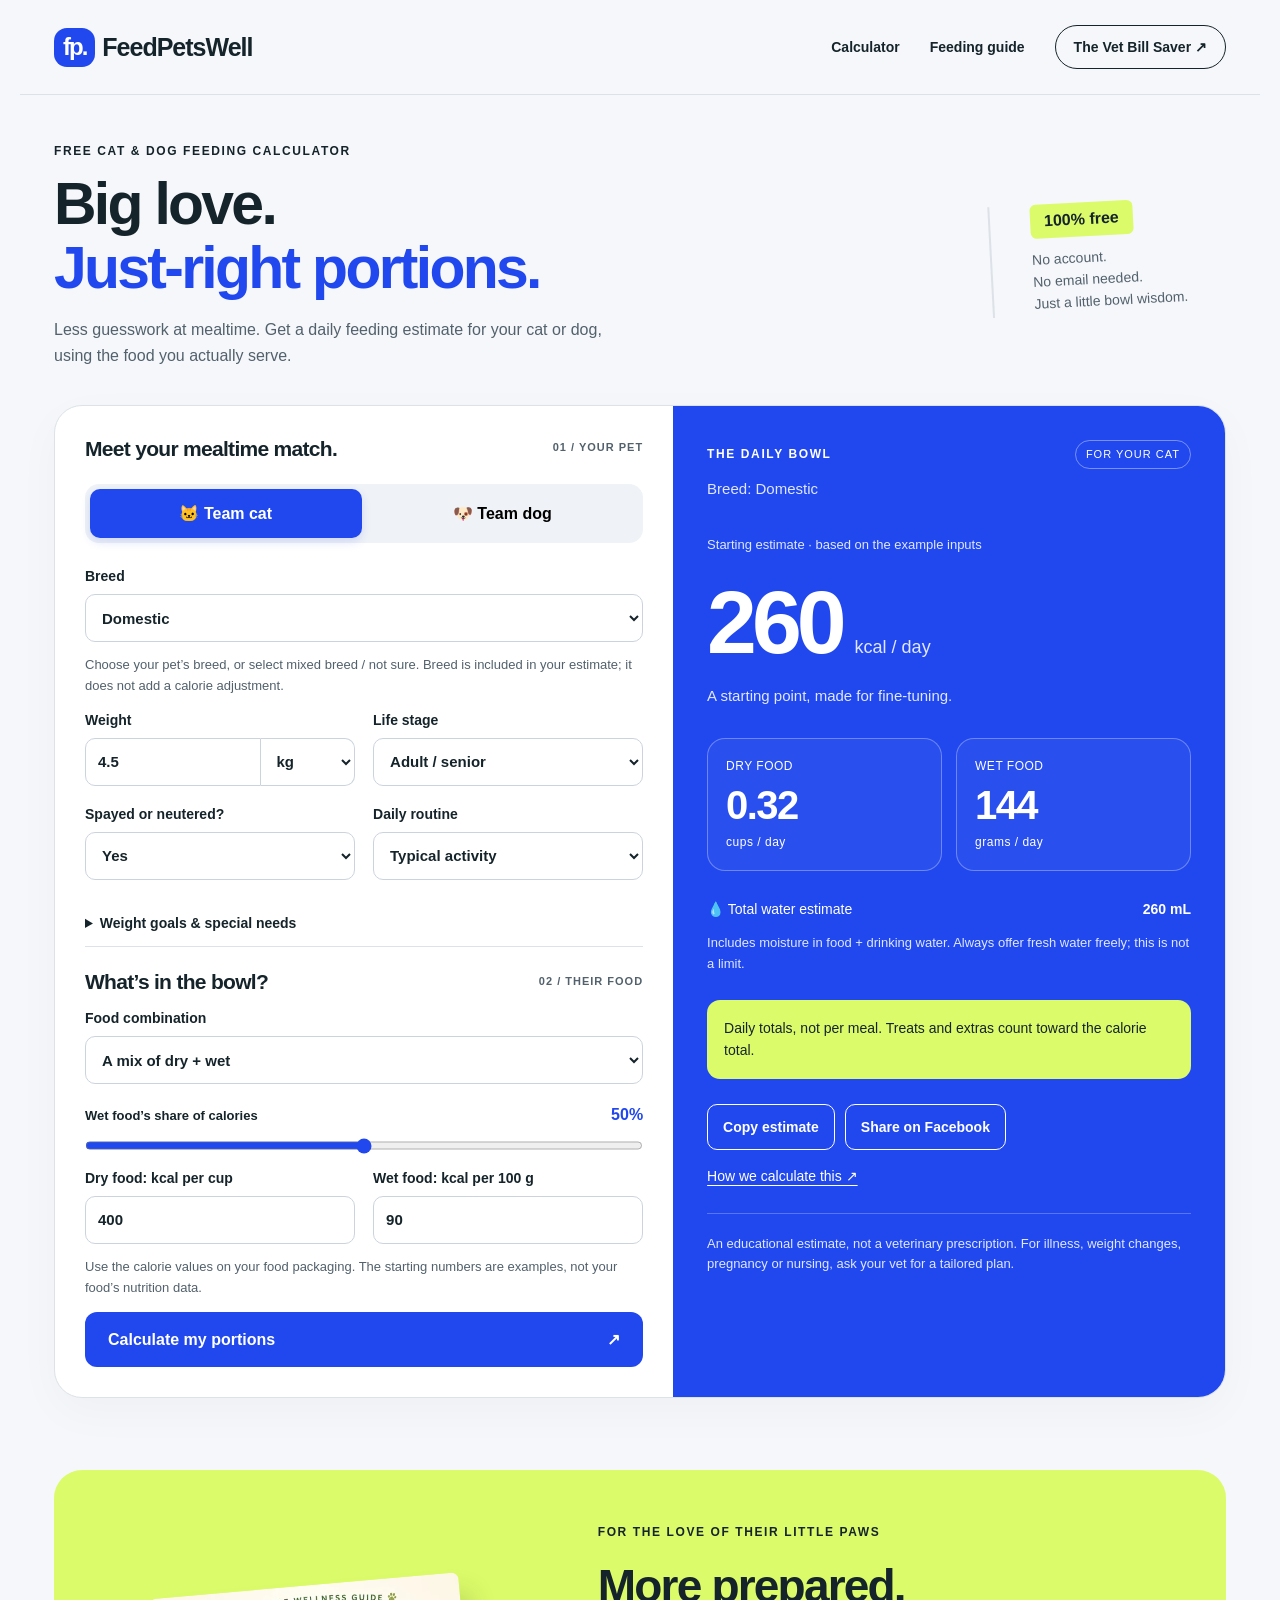
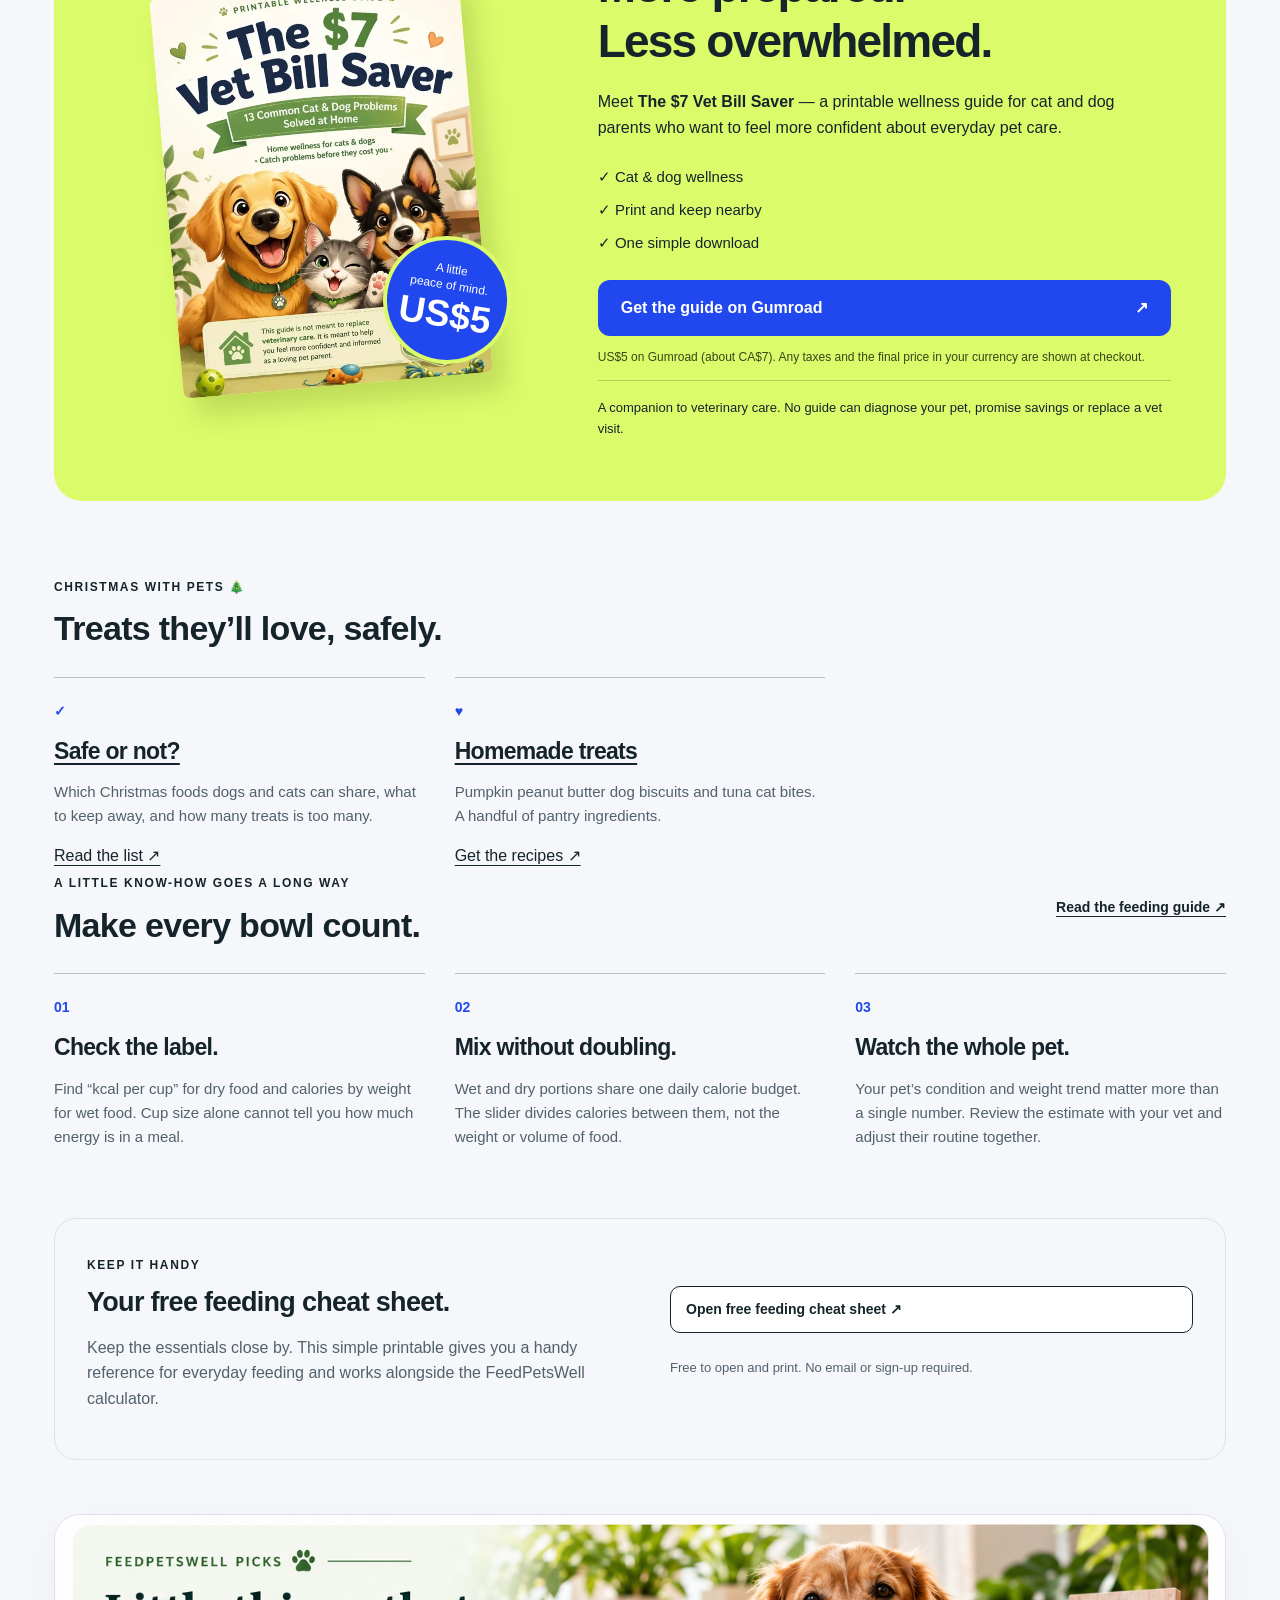
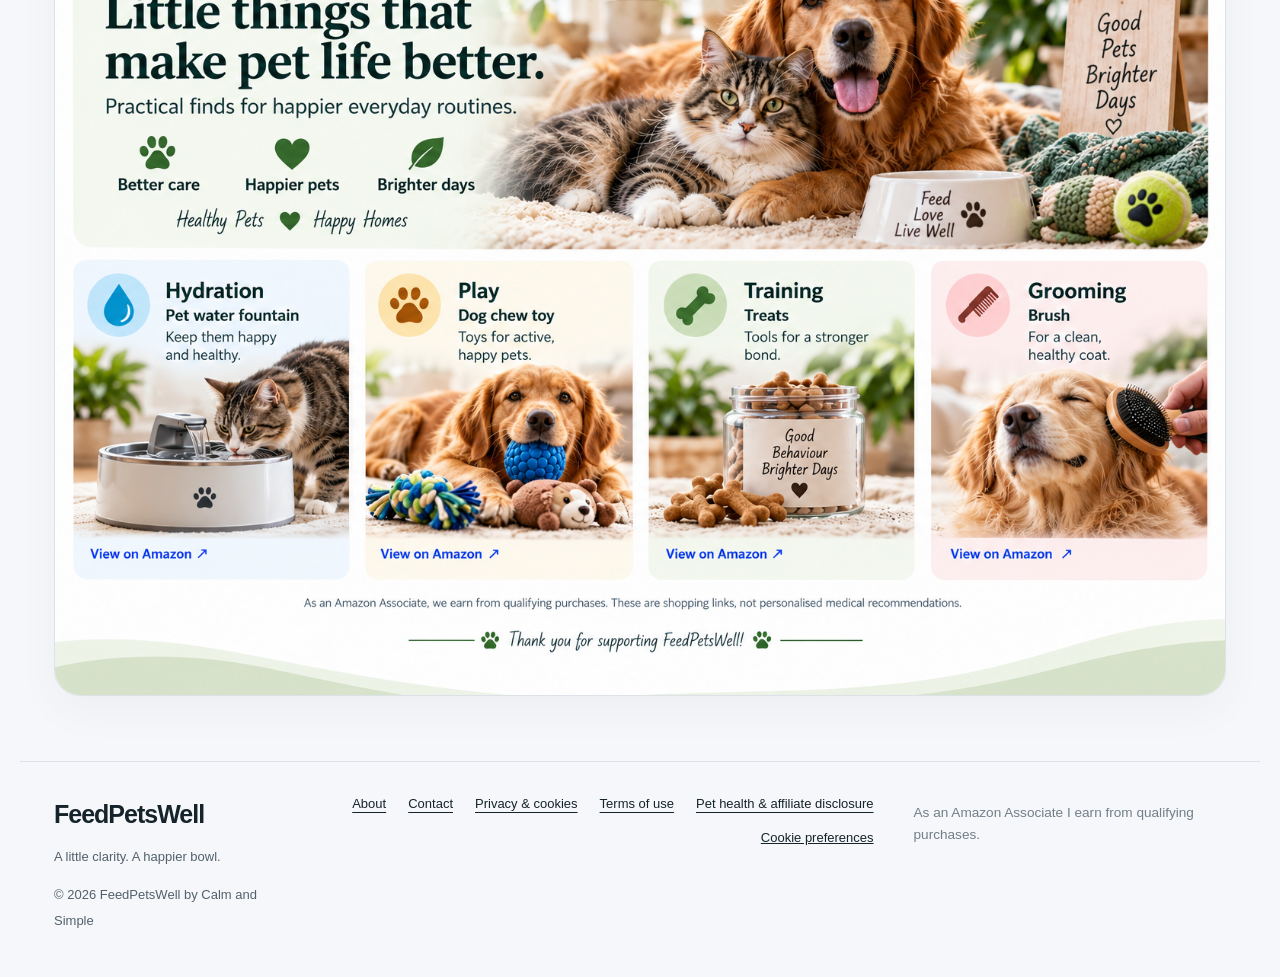
<file: index.html>
<!doctype html><html lang="en"><head><meta charset="utf-8"><meta name="viewport" content="width=device-width,initial-scale=1"><title>Cat & Dog Feeding Calculator | FeedPetsWell</title><meta name="description" content="Free cat and dog feeding calculator. Find out how much to feed your pet each day in cups and grams, for dry, wet or mixed food. No sign-up needed."><meta name="google-site-verification" content="kcTgtNbim-aIJYTtBA2O4tRLavfRM7BDeSpDGk0iWt8"><link rel="canonical" href="https://feedpetswell.com/"><meta property="og:title" content="Cat & Dog Feeding Calculator | FeedPetsWell"><meta property="og:description" content="Free cat and dog feeding calculator. Find out how much to feed your pet each day in cups and grams, for dry, wet or mixed food. No sign-up needed."><meta property="og:url" content="https://feedpetswell.com/"><meta property="og:type" content="website"><meta property="og:site_name" content="FeedPetsWell"><meta name="twitter:card" content="summary"><script type="application/ld+json">{"@context": "https://schema.org", "@graph": [{"@type": "WebApplication", "name": "FeedPetsWell Cat & Dog Feeding Calculator", "url": "https://feedpetswell.com/", "description": "Free cat and dog feeding calculator. Find out how much to feed your pet each day in cups and grams, for dry, wet or mixed food. No sign-up needed.", "applicationCategory": "LifestyleApplication", "operatingSystem": "Any (runs in your web browser)", "isAccessibleForFree": true, "offers": {"@type": "Offer", "price": "0", "priceCurrency": "USD"}, "publisher": {"@id": "https://feedpetswell.com/#org"}}, {"@type": "Organization", "@id": "https://feedpetswell.com/#org", "name": "FeedPetsWell", "url": "https://feedpetswell.com/", "logo": "https://feedpetswell.com/favicon.svg", "parentOrganization": {"@type": "Organization", "name": "Calm and Simple"}}, {"@type": "WebSite", "name": "FeedPetsWell", "url": "https://feedpetswell.com/"}]}</script><link rel="icon" href="favicon.svg"><link rel="stylesheet" href="style.css"><script async src="https://pagead2.googlesyndication.com/pagead/js/adsbygoogle.js?client=ca-pub-4805688858425253" crossorigin="anonymous"></script></head><body><a class="skip" href="#main">Skip to content</a><header><a class="brand" href="./" aria-label="FeedPetsWell home"><span class="brandmark">fp.</span>FeedPetsWell</a><nav aria-label="Main navigation"><a href="./#calculator">Calculator</a><a href="feeding-guide.html">Feeding guide</a><a class="nav-shop" href="./#wellness">The Vet Bill Saver ↗</a></nav></header><main id="main"><section class="intro"><div><h1 class="eyebrow">Free cat &amp; dog feeding calculator</h1><p class="display-title">Big love.<br><span>Just-right portions.</span></p><p>Less guesswork at mealtime. Get a daily feeding estimate for your cat or dog, using the food you actually serve.</p></div><div class="intro-note"><span>100% free</span><p>No account.<br>No email needed.<br>Just a little bowl wisdom.</p></div></section>
<section id="calculator" class="calculator" aria-label="Pet feeding calculator"><div class="input-panel"><div class="section-top"><h2>Meet your mealtime match.</h2><span class="pill">01 / YOUR PET</span></div><div class="pet-switch" role="group" aria-label="Pet type"><button class="selected" data-pet="cat" aria-pressed="true">🐱 Team cat</button><button data-pet="dog" aria-pressed="false">🐶 Team dog</button></div><form id="pet-form"><label for="breed">Breed<select id="breed" aria-describedby="breed-help"><option>Domestic</option></select></label><p id="breed-help" class="small">Choose your pet’s breed, or select mixed breed / not sure. Breed is included in your estimate; it does not add a calorie adjustment.</p><div class="fields"><label>Weight<div class="joined"><input id="weight" type="number" min="0.1" max="200" step="any" value="4.5" required aria-label="Pet weight"><select id="units" aria-label="Weight units"><option value="kg">kg</option><option value="lb">lb</option></select></div></label><label>Life stage<select id="stage"><option value="adult">Adult / senior</option><option value="young">Kitten / puppy under 4 months</option><option value="growing">Growing pet, 4+ months</option></select></label><label>Spayed or neutered?<select id="neutered"><option value="yes">Yes</option><option value="no">No</option></select></label><label>Daily routine<select id="activity"><option value="normal">Typical activity</option><option value="low">Low activity / gains weight easily</option><option value="high">Very active / working pet</option></select></label></div><details class="extra"><summary>Weight goals & special needs</summary><div class="fields"><label>Weight goal<select id="goal"><option value="maintain">Maintain</option><option value="lose">Lose weight</option><option value="gain">Gain weight</option></select></label><label>Health considerations<select id="health"><option value="healthy">Generally healthy</option><option value="special">Sensitive digestion / medical needs</option><option value="pregnant">Pregnant or nursing</option></select></label></div><p class="small">These options help flag when a veterinary feeding plan is needed. Breed and sex alone do not set your pet’s portions.</p></details><div class="section-top food-heading"><h3>What’s in the bowl?</h3><span class="pill">02 / THEIR FOOD</span></div><label>Food combination<select id="food"><option value="mixed">A mix of dry + wet</option><option value="dry">Dry food only</option><option value="wet">Wet food only</option></select></label><div id="split-wrap"><div class="range-label"><label for="split">Wet food’s share of calories</label><output id="split-label">50%</output></div><input type="range" id="split" min="0" max="100" step="5" value="50"></div><div class="fields food-fields"><label id="dry-label">Dry food: kcal per cup<input id="dry" type="number" value="400" min="1" max="2000" step="any" required></label><label id="wet-label">Wet food: kcal per 100 g<input id="wet" type="number" value="90" min="1" max="1000" step="any" required></label></div><p class="small">Use the calorie values on your food packaging. The starting numbers are examples, not your food’s nutrition data.</p><button type="submit" class="primary calculate">Calculate my portions <span>↗</span></button></form></div>
<aside class="result-panel"><div class="section-top"><span class="eyebrow">THE DAILY BOWL</span><span id="pet-label">FOR YOUR CAT</span></div><div id="results" aria-live="polite" aria-atomic="true"><p id="breed-result" class="result-description"></p><p id="result-status">Starting estimate · based on the example inputs</p><div class="calorie-number"><span id="calories">260</span><span>kcal / day</span></div><p class="result-description">A starting point, made for fine-tuning.</p><div class="portion-grid"><div><span>DRY FOOD</span><strong id="dry-out">0.32</strong><span>cups / day</span></div><div><span>WET FOOD</span><strong id="wet-out">144</strong><span id="wet-unit">grams / day</span></div></div><div class="water-row"><span>💧 Total water estimate</span><strong id="water-out">260 mL</strong></div><p class="small">Includes moisture in food + drinking water. Always offer fresh water freely; this is not a limit.</p><p id="guidance" class="result-guidance">Daily totals, not per meal. Treats and extras count toward the calorie total.</p></div><div class="share-row"><button id="copy" class="outline">Copy estimate</button><a id="share" class="outline" target="_blank" rel="noopener noreferrer">Share on Facebook</a></div><p id="copy-status" role="status" class="small"></p><a class="method-link" href="feeding-guide.html#method">How we calculate this ↗</a><p class="small result-disclaimer">An educational estimate, not a veterinary prescription. For illness, weight changes, pregnancy or nursing, ask your vet for a tailored plan.</p></aside></section>
<section class="wellness" id="wellness"><div class="cover-wrap"><img src="assets/vet-bill-saver.webp" alt="The $7 Vet Bill Saver printable wellness guide cover featuring two dogs and a cat" width="850" height="1100" loading="lazy"><span class="price-sticker">A little<br>peace of mind.<strong>US$5</strong></span></div><div class="wellness-copy"><span class="eyebrow">FOR THE LOVE OF THEIR LITTLE PAWS</span><h2>More prepared.<br>Less overwhelmed.</h2><p>Meet <strong>The $7 Vet Bill Saver</strong> — a printable wellness guide for cat and dog parents who want to feel more confident about everyday pet care.</p><div class="benefits"><span>✓ Cat & dog wellness</span><span>✓ Print and keep nearby</span><span>✓ One simple download</span></div><a class="primary buy" href="https://calmtools7.gumroad.com/l/VetBillSaver" target="_blank" rel="noopener noreferrer">Get the guide on Gumroad <span>↗</span></a><p class="small">US$5 on Gumroad (about CA$7). Any taxes and the final price in your currency are shown at checkout.</p><p class="guide-disclaimer">A companion to veterinary care. No guide can diagnose your pet, promise savings or replace a vet visit.</p></div></section>
<section class="learn" id="christmas"><div class="section-top"><div><span class="eyebrow">CHRISTMAS WITH PETS 🎄</span><h2>Treats they’ll love, safely.</h2></div></div><div class="learn-grid"><article><span class="step">✓</span><h3><a href="christmas-pet-treats.html">Safe or not?</a></h3><p>Which Christmas foods dogs and cats can share, what to keep away, and how many treats is too many.</p><a href="christmas-pet-treats.html">Read the list ↗</a></article><article><span class="step">♥</span><h3><a href="homemade-christmas-pet-treats.html">Homemade treats</a></h3><p>Pumpkin peanut butter dog biscuits and tuna cat bites. A handful of pantry ingredients.</p><a href="homemade-christmas-pet-treats.html">Get the recipes ↗</a></article></div></section><section class="learn"><div class="section-top"><div><span class="eyebrow">A LITTLE KNOW-HOW GOES A LONG WAY</span><h2>Make every bowl count.</h2></div><a href="feeding-guide.html">Read the feeding guide ↗</a></div><div class="learn-grid"><article><span class="step">01</span><h3>Check the label.</h3><p>Find “kcal per cup” for dry food and calories by weight for wet food. Cup size alone cannot tell you how much energy is in a meal.</p></article><article><span class="step">02</span><h3>Mix without doubling.</h3><p>Wet and dry portions share one daily calorie budget. The slider divides calories between them, not the weight or volume of food.</p></article><article><span class="step">03</span><h3>Watch the whole pet.</h3><p>Your pet’s condition and weight trend matter more than a single number. Review the estimate with your vet and adjust their routine together.</p></article></div></section>
<section class="downloads"><div><span class="eyebrow">KEEP IT HANDY</span><h2>Your free feeding cheat sheet.</h2><p>Keep the essentials close by. This simple printable gives you a handy reference for everyday feeding and works alongside the FeedPetsWell calculator.</p></div><div><a class="outline" href="pet_feeding_cheatsheet.pdf">Open free feeding cheat sheet ↗</a><p class="small">Free to open and print. No email or sign-up required.</p></div></section>
<section class="shop-section"><div class="picks-image-wrap"><img class="picks-image" src="feedpetswell-picks.png" alt="FeedPetsWell Picks featuring hydration, play, training and grooming recommendations" loading="lazy"><div class="picks-hotspots" aria-label="FeedPetsWell Amazon picks"><a class="pick-hotspot hydration" href="https://amzn.to/4moT9z4" target="_blank" rel="sponsored noopener noreferrer" aria-label="View pet water fountain on Amazon"></a><a class="pick-hotspot play" href="https://amzn.to/4cdVO9X" target="_blank" rel="sponsored noopener noreferrer" aria-label="View dog chew toy on Amazon"></a><a class="pick-hotspot training" href="https://amzn.to/4volCZR" target="_blank" rel="sponsored noopener noreferrer" aria-label="View training treats on Amazon"></a><a class="pick-hotspot grooming" href="https://amzn.to/4t9PZSg" target="_blank" rel="sponsored noopener noreferrer" aria-label="View grooming brush on Amazon"></a></div></div></section></main><script src="calculator.js" defer></script><footer><div><a class="brand" href="./">FeedPetsWell</a><p>A little clarity. A happier bowl.</p><small>© 2026 FeedPetsWell by Calm and Simple</small></div><div class="footerlinks"><a href="about.html">About</a><a href="contact.html">Contact</a><a href="privacy.html">Privacy & cookies</a><a href="terms.html">Terms of use</a><a href="disclaimer.html">Pet health & affiliate disclosure</a><button class="textbutton" data-cookie-open>Cookie preferences</button></div><p class="amazon-disclosure" style="font-size:0.85em;opacity:0.8;margin-top:8px">As an Amazon Associate I earn from qualifying purchases.</p></footer><dialog id="cookies"><h2>Your privacy, your choice.</h2><p>The calculator works without analytics. Allow optional Google Analytics to help us understand site usage? Your pet’s form entries are not sent to Analytics.</p><p><a href="privacy.html">Read our privacy & cookie policy</a></p><div class="cookiebuttons"><button data-consent="no">Reject analytics</button><button class="primary" data-consent="yes">Allow analytics</button></div></dialog><script src="privacy.js" defer></script></body></html>
</file>
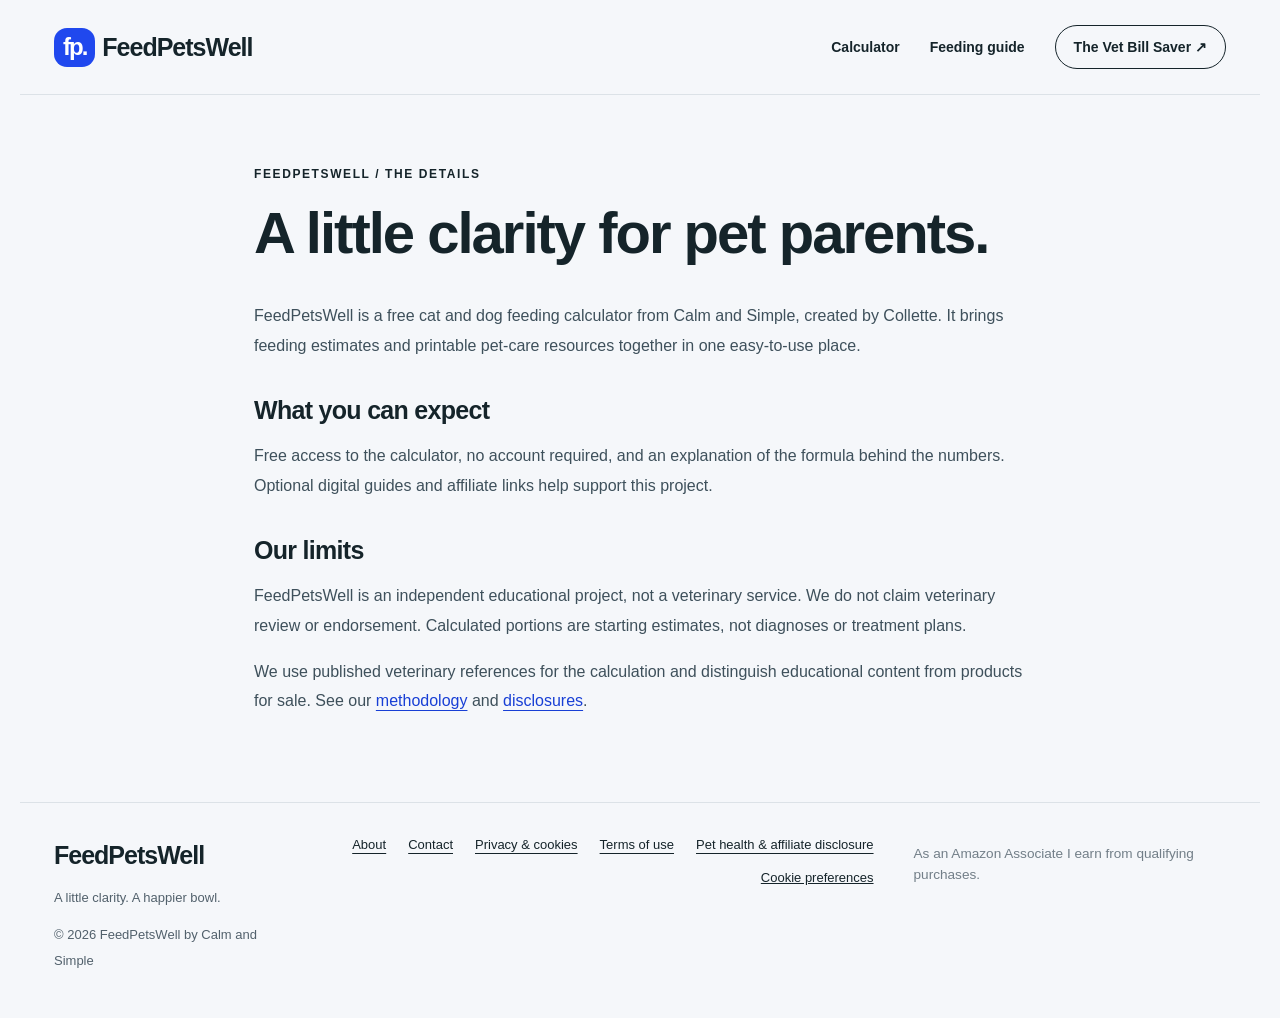
<file: about.html>
<!doctype html><html lang="en"><head><meta charset="utf-8"><meta name="viewport" content="width=device-width,initial-scale=1"><title>About FeedPetsWell | A Little Clarity for Pet Parents</title><meta name="description" content="FeedPetsWell is a free cat and dog feeding calculator created by Collette of Calm and Simple. Learn what the site offers, how it works and its limits."><meta name="google-site-verification" content="kcTgtNbim-aIJYTtBA2O4tRLavfRM7BDeSpDGk0iWt8"><link rel="canonical" href="https://feedpetswell.com/about.html"><meta property="og:title" content="About FeedPetsWell | A Little Clarity for Pet Parents"><meta property="og:description" content="FeedPetsWell is a free cat and dog feeding calculator created by Collette of Calm and Simple. Learn what the site offers, how it works and its limits."><meta property="og:url" content="https://feedpetswell.com/about.html"><meta property="og:type" content="website"><meta property="og:site_name" content="FeedPetsWell"><meta name="twitter:card" content="summary"><link rel="icon" href="favicon.svg"><link rel="stylesheet" href="style.css"><script async src="https://pagead2.googlesyndication.com/pagead/js/adsbygoogle.js?client=ca-pub-4805688858425253" crossorigin="anonymous"></script></head><body><a class="skip" href="#main">Skip to content</a><header><a class="brand" href="./" aria-label="FeedPetsWell home"><span class="brandmark">fp.</span>FeedPetsWell</a><nav aria-label="Main navigation"><a href="./#calculator">Calculator</a><a href="feeding-guide.html">Feeding guide</a><a class="nav-shop" href="./#wellness">The Vet Bill Saver ↗</a></nav></header><main id="main" class="article"><span class="eyebrow">FEEDPETSWELL / THE DETAILS</span><h1>A little clarity for pet parents.</h1><p>FeedPetsWell is a free cat and dog feeding calculator from Calm and Simple, created by Collette. It brings feeding estimates and printable pet-care resources together in one easy-to-use place.</p><h2>What you can expect</h2><p>Free access to the calculator, no account required, and an explanation of the formula behind the numbers. Optional digital guides and affiliate links help support this project.</p><h2>Our limits</h2><p>FeedPetsWell is an independent educational project, not a veterinary service. We do not claim veterinary review or endorsement. Calculated portions are starting estimates, not diagnoses or treatment plans.</p><p>We use published veterinary references for the calculation and distinguish educational content from products for sale. See our <a href="feeding-guide.html#method">methodology</a> and <a href="disclaimer.html">disclosures</a>.</p></main><footer><div><a class="brand" href="./">FeedPetsWell</a><p>A little clarity. A happier bowl.</p><small>© 2026 FeedPetsWell by Calm and Simple</small></div><div class="footerlinks"><a href="about.html">About</a><a href="contact.html">Contact</a><a href="privacy.html">Privacy & cookies</a><a href="terms.html">Terms of use</a><a href="disclaimer.html">Pet health & affiliate disclosure</a><button class="textbutton" data-cookie-open>Cookie preferences</button></div><p class="amazon-disclosure" style="font-size:0.85em;opacity:0.8;margin-top:8px">As an Amazon Associate I earn from qualifying purchases.</p></footer><dialog id="cookies"><h2>Your privacy, your choice.</h2><p>The calculator works without analytics. Allow optional Google Analytics to help us understand site usage? Your pet’s form entries are not sent to Analytics.</p><p><a href="privacy.html">Read our privacy & cookie policy</a></p><div class="cookiebuttons"><button data-consent="no">Reject analytics</button><button class="primary" data-consent="yes">Allow analytics</button></div></dialog><script src="privacy.js" defer></script></body></html>
</file>
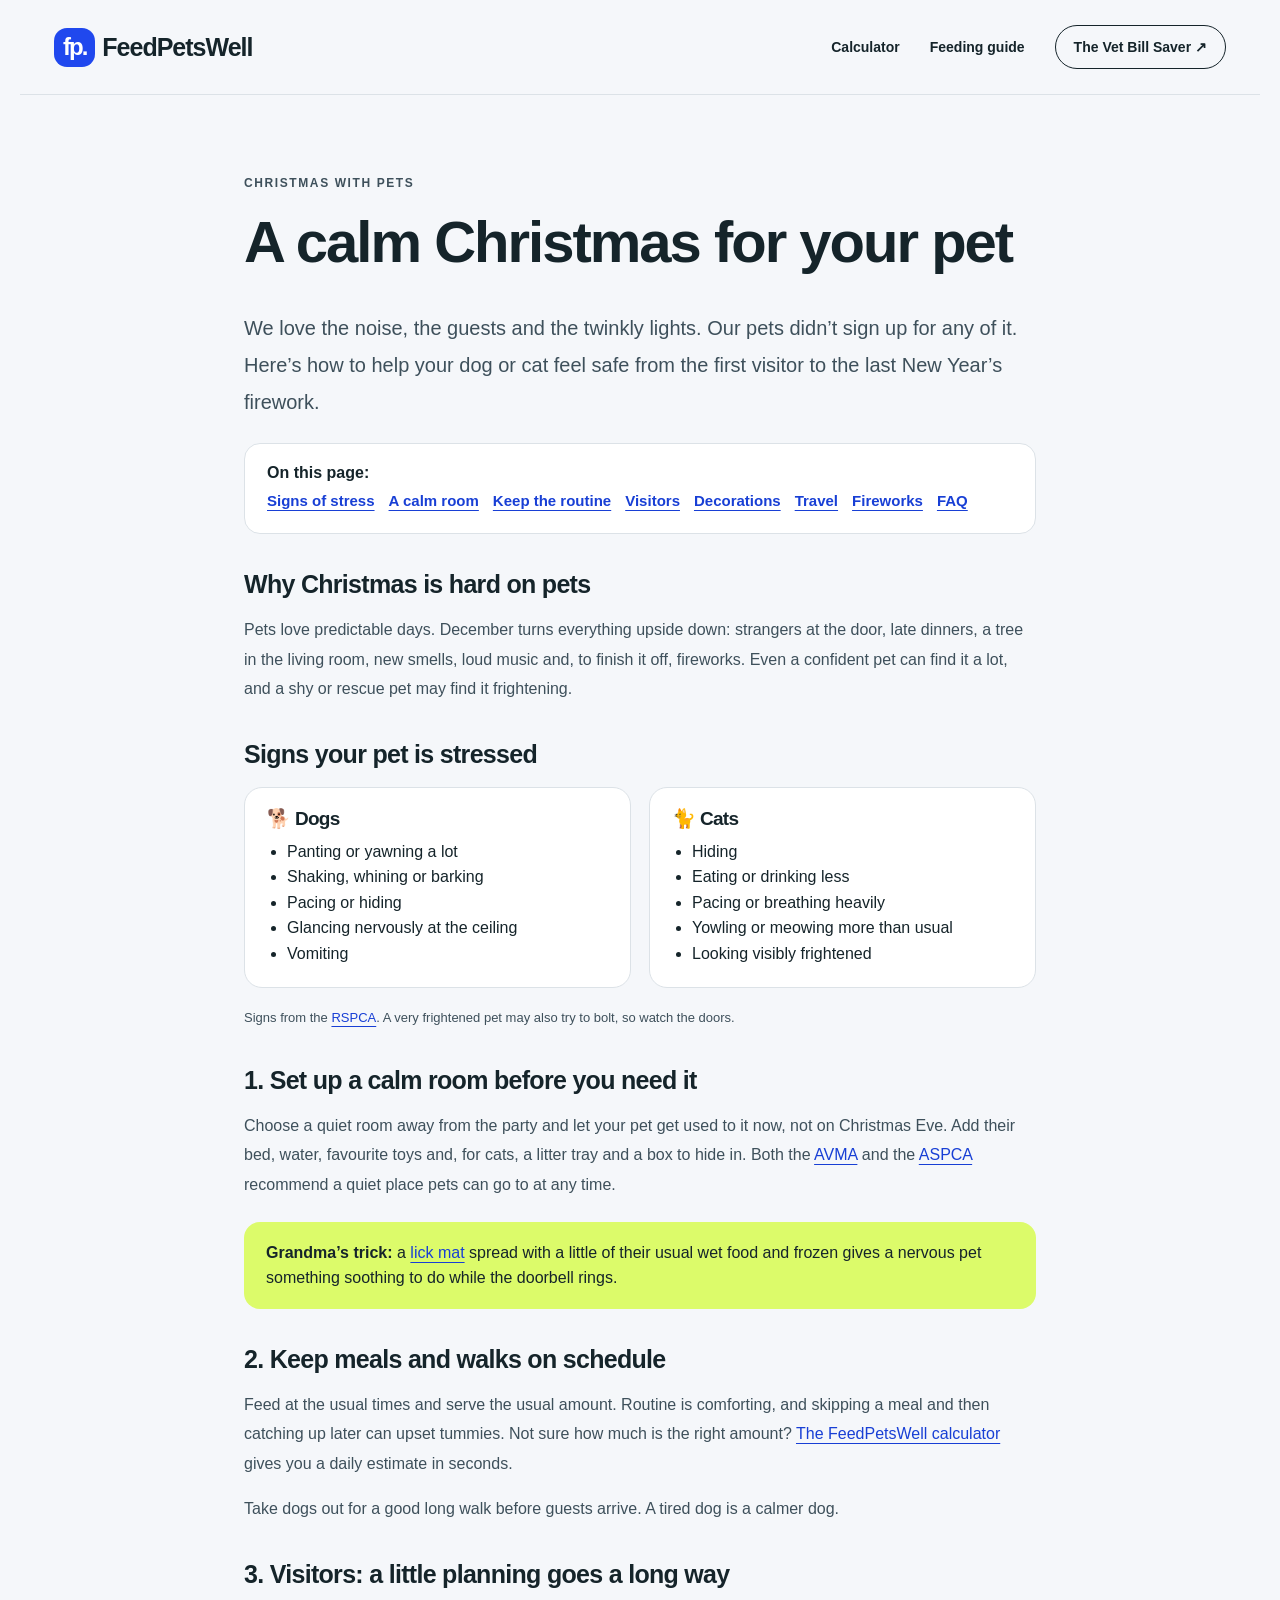
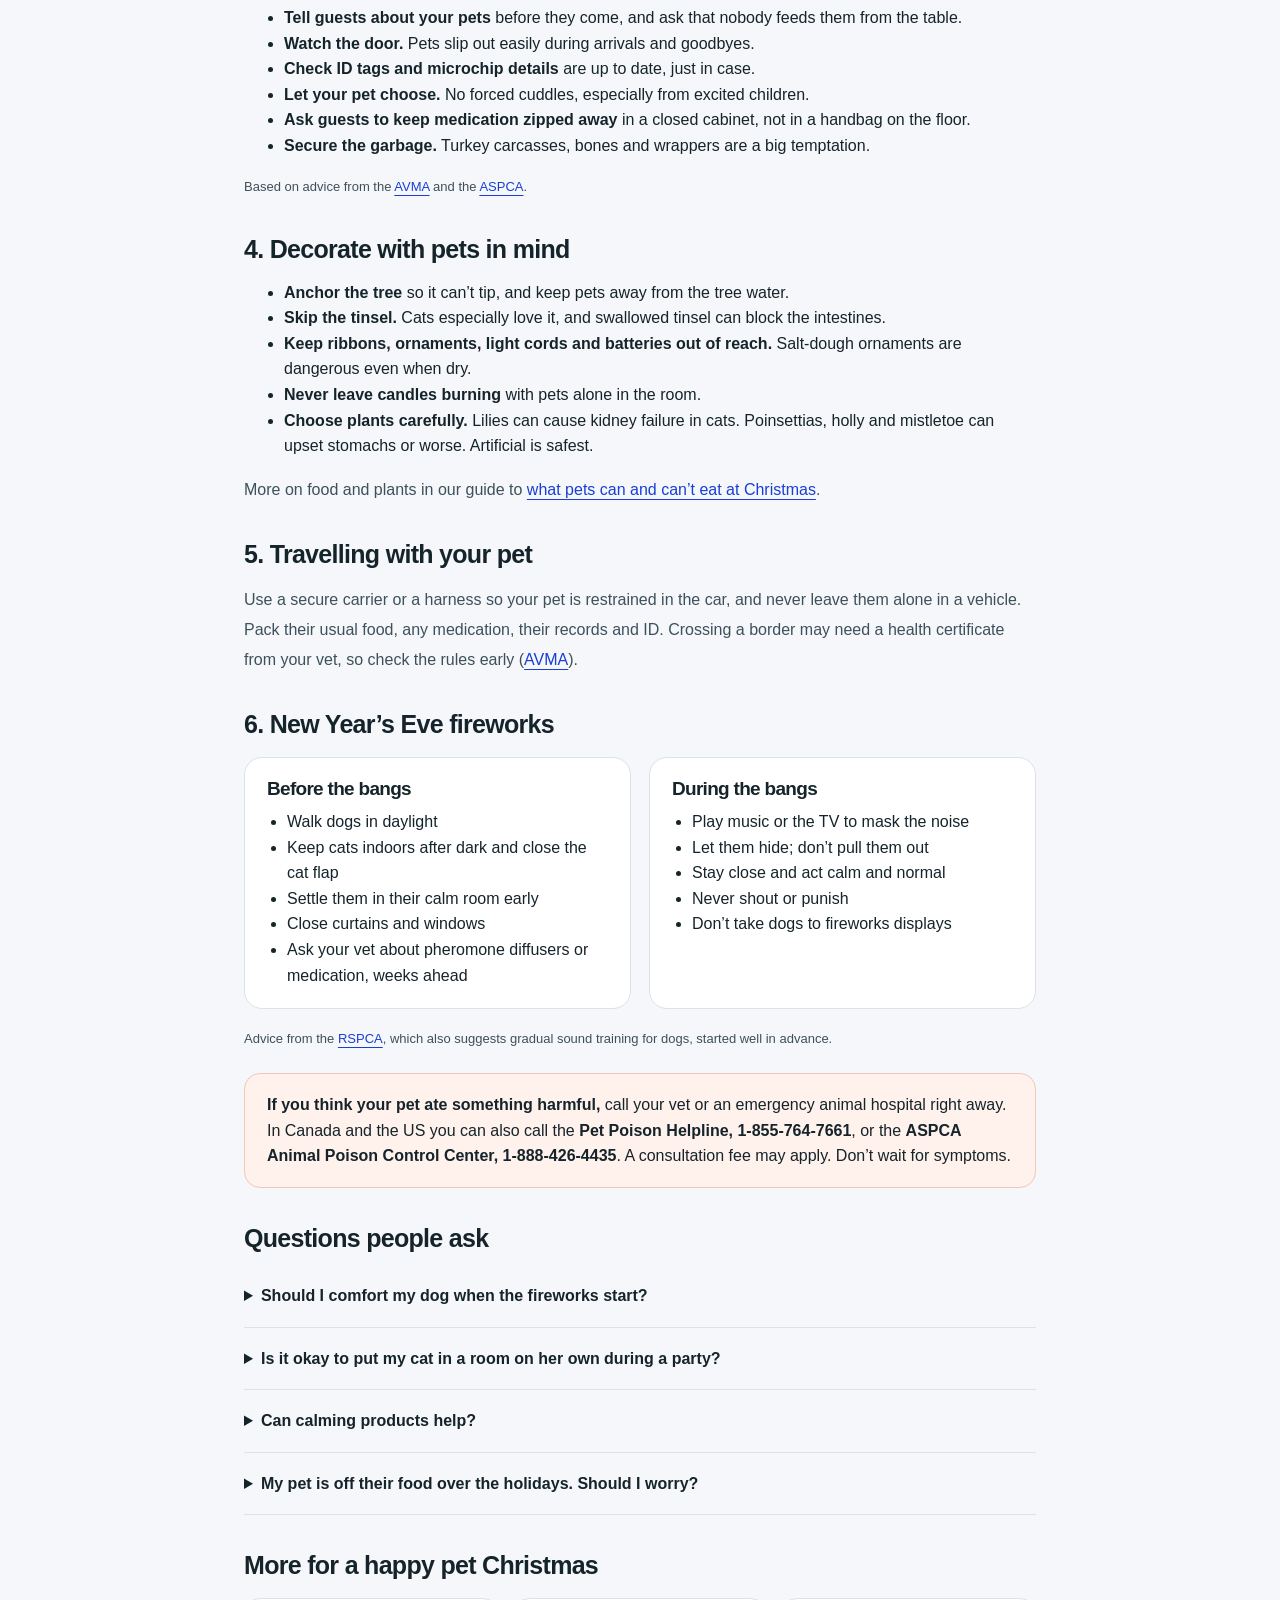
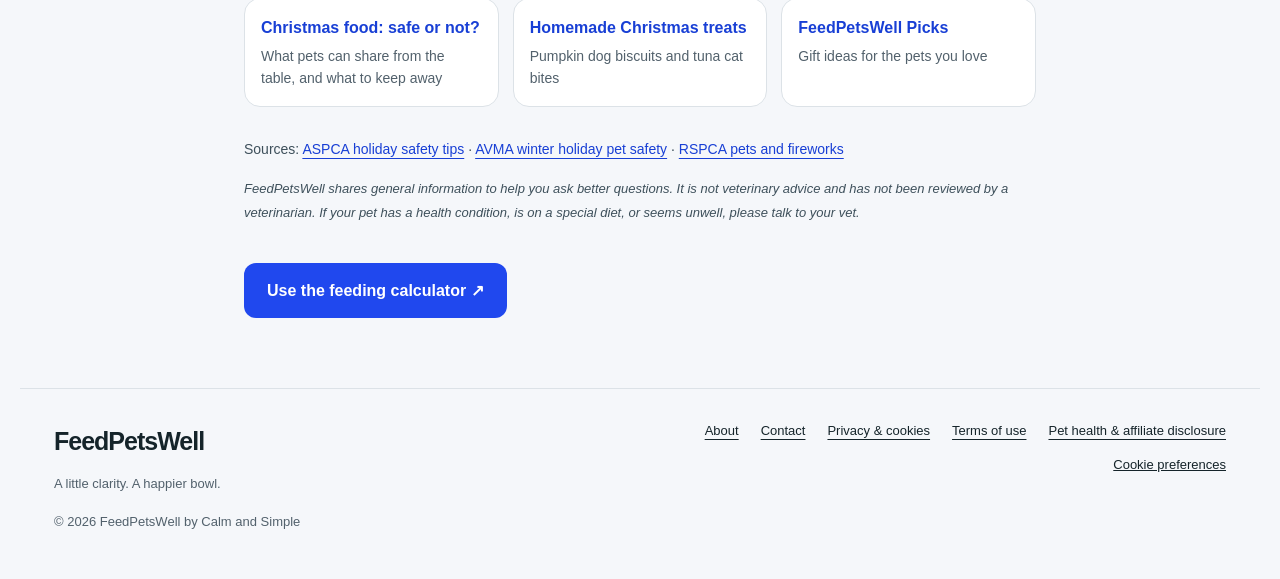
<file: christmas-pet-stress.html>
<!doctype html><html lang="en"><head><meta charset="utf-8"><meta name="viewport" content="width=device-width,initial-scale=1"><title>A Calm Christmas for Your Pet: Holiday Stress, Visitors and Fireworks | FeedPetsWell</title><meta name="description" content="How to help a stressed dog or cat at Christmas: signs of stress, a calm room, visitors, decorations, travel and New Year’s fireworks."><link rel="canonical" href="https://feedpetswell.com/christmas-pet-stress.html"><meta property="og:title" content="A Calm Christmas for Your Pet: Holiday Stress, Visitors and Fireworks"><meta property="og:description" content="How to help a stressed dog or cat at Christmas: signs of stress, a calm room, visitors, decorations, travel and New Year’s fireworks."><meta property="og:url" content="https://feedpetswell.com/christmas-pet-stress.html"><meta property="og:type" content="article"><meta property="og:site_name" content="FeedPetsWell"><script type="application/ld+json">{"@context": "https://schema.org", "@graph": [{"@type": "Article", "headline": "A Calm Christmas for Your Pet: Holiday Stress, Visitors and Fireworks", "description": "How to help a stressed dog or cat at Christmas: signs of stress, a calm room, visitors, decorations, travel and New Year’s fireworks.", "mainEntityOfPage": "https://feedpetswell.com/christmas-pet-stress.html", "author": {"@type": "Organization", "name": "FeedPetsWell", "url": "https://feedpetswell.com/"}, "publisher": {"@type": "Organization", "name": "Calm and Simple"}, "datePublished": "2026-11-11", "dateModified": "2026-11-11", "inLanguage": "en"}, {"@type": "FAQPage", "mainEntity": [{"@type": "Question", "name": "Should I comfort my dog when the fireworks start?", "acceptedAnswer": {"@type": "Answer", "text": "Yes, stay close and act calm and normal. The RSPCA advises letting a frightened pet hide or pace without coaxing them out, staying nearby, and never shouting at or punishing them, because that makes fear worse."}}, {"@type": "Question", "name": "Is it okay to put my cat in a room on her own during a party?", "acceptedAnswer": {"@type": "Answer", "text": "Yes. A quiet room with her litter tray, water, a bed and a hiding spot is often the kindest choice. Close the door so guests don’t wander in, and check on her now and then."}}, {"@type": "Question", "name": "Can calming products help?", "acceptedAnswer": {"@type": "Answer", "text": "Some pets do well with pheromone diffusers, which work best when started weeks ahead. Anxiety medication is also an option for very frightened pets. Both are worth discussing with your vet well before New Year’s Eve."}}, {"@type": "Question", "name": "My pet is off their food over the holidays. Should I worry?", "acceptedAnswer": {"@type": "Answer", "text": "A small dip in appetite during a busy day can happen, but a pet who stops eating, hides for long periods, vomits or has diarrhea should see a vet. Cats in particular shouldn’t go without food."}}]}]}</script><link rel="icon" href="favicon.svg"><link rel="stylesheet" href="style.css"><script async src="https://pagead2.googlesyndication.com/pagead/js/adsbygoogle.js?client=ca-pub-4805688858425253" crossorigin="anonymous"></script><style>.article{max-width:860px}.callout{background:var(--lime);border-radius:16px;padding:18px 22px;margin:22px 0}.callout.warn{background:#fff1ec;border:1px solid #f3c7b5}.twocol{display:grid;grid-template-columns:1fr 1fr;gap:18px;margin:18px 0}.card{background:white;border:1px solid var(--line);border-radius:18px;padding:20px 22px}.card h3{margin:0 0 8px;font-size:19px}.card ul{margin:0;padding-left:20px}.toc{background:white;border:1px solid var(--line);border-radius:16px;padding:16px 22px;margin:22px 0}.toc a{display:inline-block;margin:4px 14px 4px 0;font-weight:650;font-size:15px}table.safe{width:100%;border-collapse:collapse;background:white;border-radius:14px;overflow:hidden;margin:16px 0}table.safe th,table.safe td{text-align:left;padding:11px 14px;border-bottom:1px solid var(--line);vertical-align:top;font-size:15px}table.safe th{background:#eef2ff}.recipe-box{background:white;border:1px solid var(--line);border-radius:20px;padding:24px 26px;margin:26px 0}.recipe-box h2{margin-top:0}.meta{display:flex;flex-wrap:wrap;gap:8px;padding:0;list-style:none;margin:0 0 16px}.meta li{background:#eef2ff;border-radius:20px;padding:4px 12px;font-size:13px;font-weight:650}.sources{font-size:14px;color:var(--muted)}.next{display:grid;grid-template-columns:repeat(3,1fr);gap:14px;margin:18px 0 30px}.next a{background:white;border:1px solid var(--line);border-radius:16px;padding:16px;text-decoration:none;font-weight:700}.next a span{display:block;font-weight:400;font-size:14px;color:var(--muted);margin-top:4px}@media(max-width:700px){.twocol,.next{grid-template-columns:1fr}table.safe th,table.safe td{padding:9px 10px;font-size:14px}}</style></head><body><a class="skip" href="#main">Skip to content</a><header><a class="brand" href="./" aria-label="FeedPetsWell home"><span class="brandmark">fp.</span>FeedPetsWell</a><nav aria-label="Main navigation"><a href="./#calculator">Calculator</a><a href="feeding-guide.html">Feeding guide</a><a class="nav-shop" href="./#wellness">The Vet Bill Saver ↗</a></nav></header><main id="main" class="article"><p class="eyebrow">CHRISTMAS WITH PETS</p><h1>A calm Christmas for your pet</h1>
<p class="lede">We love the noise, the guests and the twinkly lights. Our pets didn’t sign up for any of it. Here’s how to help your dog or cat feel safe from the first visitor to the last New Year’s firework.</p>
<div class="toc"><strong>On this page:</strong><br><a href="#signs">Signs of stress</a><a href="#calm-room">A calm room</a><a href="#routine">Keep the routine</a><a href="#visitors">Visitors</a><a href="#decorations">Decorations</a><a href="#travel">Travel</a><a href="#fireworks">Fireworks</a><a href="#faq">FAQ</a></div>
<h2>Why Christmas is hard on pets</h2>
<p>Pets love predictable days. December turns everything upside down: strangers at the door, late dinners, a tree in the living room, new smells, loud music and, to finish it off, fireworks. Even a confident pet can find it a lot, and a shy or rescue pet may find it frightening.</p>
<h2 id="signs">Signs your pet is stressed</h2>
<div class="twocol"><div class="card"><h3>🐕 Dogs</h3><ul><li>Panting or yawning a lot</li><li>Shaking, whining or barking</li><li>Pacing or hiding</li><li>Glancing nervously at the ceiling</li><li>Vomiting</li></ul></div>
<div class="card"><h3>🐈 Cats</h3><ul><li>Hiding</li><li>Eating or drinking less</li><li>Pacing or breathing heavily</li><li>Yowling or meowing more than usual</li><li>Looking visibly frightened</li></ul></div></div>
<p class="small">Signs from the <a href="https://www.rspca.org.uk/adviceandwelfare/fireworks/pets">RSPCA</a>. A very frightened pet may also try to bolt, so watch the doors.</p>
<h2 id="calm-room">1. Set up a calm room before you need it</h2>
<p>Choose a quiet room away from the party and let your pet get used to it now, not on Christmas Eve. Add their bed, water, favourite toys and, for cats, a litter tray and a box to hide in. Both the <a href="https://www.avma.org/public/PetCare/Pages/holidays.aspx">AVMA</a> and the <a href="https://www.aspca.org/pet-care/general-pet-care/holiday-safety-tips">ASPCA</a> recommend a quiet place pets can go to at any time.</p>
<div class="callout"><strong>Grandma’s trick:</strong> a <a href="picks.html#lickmat">lick mat</a> spread with a little of their usual wet food and frozen gives a nervous pet something soothing to do while the doorbell rings.</div>
<h2 id="routine">2. Keep meals and walks on schedule</h2>
<p>Feed at the usual times and serve the usual amount. Routine is comforting, and skipping a meal and then catching up later can upset tummies. Not sure how much is the right amount? <a href="./#calculator">The FeedPetsWell calculator</a> gives you a daily estimate in seconds.</p>
<p>Take dogs out for a good long walk before guests arrive. A tired dog is a calmer dog.</p>
<h2 id="visitors">3. Visitors: a little planning goes a long way</h2>
<ul><li><strong>Tell guests about your pets</strong> before they come, and ask that nobody feeds them from the table.</li>
<li><strong>Watch the door.</strong> Pets slip out easily during arrivals and goodbyes.</li>
<li><strong>Check ID tags and microchip details</strong> are up to date, just in case.</li>
<li><strong>Let your pet choose.</strong> No forced cuddles, especially from excited children.</li>
<li><strong>Ask guests to keep medication zipped away</strong> in a closed cabinet, not in a handbag on the floor.</li>
<li><strong>Secure the garbage.</strong> Turkey carcasses, bones and wrappers are a big temptation.</li></ul>
<p class="small">Based on advice from the <a href="https://www.avma.org/public/PetCare/Pages/holidays.aspx">AVMA</a> and the <a href="https://www.aspca.org/pet-care/general-pet-care/holiday-safety-tips">ASPCA</a>.</p>
<h2 id="decorations">4. Decorate with pets in mind</h2>
<ul><li><strong>Anchor the tree</strong> so it can’t tip, and keep pets away from the tree water.</li>
<li><strong>Skip the tinsel.</strong> Cats especially love it, and swallowed tinsel can block the intestines.</li>
<li><strong>Keep ribbons, ornaments, light cords and batteries out of reach.</strong> Salt-dough ornaments are dangerous even when dry.</li>
<li><strong>Never leave candles burning</strong> with pets alone in the room.</li>
<li><strong>Choose plants carefully.</strong> Lilies can cause kidney failure in cats. Poinsettias, holly and mistletoe can upset stomachs or worse. Artificial is safest.</li></ul>
<p>More on food and plants in our guide to <a href="christmas-pet-treats.html">what pets can and can’t eat at Christmas</a>.</p>
<h2 id="travel">5. Travelling with your pet</h2>
<p>Use a secure carrier or a harness so your pet is restrained in the car, and never leave them alone in a vehicle. Pack their usual food, any medication, their records and ID. Crossing a border may need a health certificate from your vet, so check the rules early (<a href="https://www.avma.org/public/PetCare/Pages/holidays.aspx">AVMA</a>).</p>
<h2 id="fireworks">6. New Year’s Eve fireworks</h2>
<div class="twocol"><div class="card"><h3>Before the bangs</h3><ul><li>Walk dogs in daylight</li><li>Keep cats indoors after dark and close the cat flap</li><li>Settle them in their calm room early</li><li>Close curtains and windows</li><li>Ask your vet about pheromone diffusers or medication, weeks ahead</li></ul></div>
<div class="card"><h3>During the bangs</h3><ul><li>Play music or the TV to mask the noise</li><li>Let them hide; don’t pull them out</li><li>Stay close and act calm and normal</li><li>Never shout or punish</li><li>Don’t take dogs to fireworks displays</li></ul></div></div>
<p class="small">Advice from the <a href="https://www.rspca.org.uk/adviceandwelfare/fireworks/pets">RSPCA</a>, which also suggests gradual sound training for dogs, started well in advance.</p>
<div class="callout warn"><strong>If you think your pet ate something harmful,</strong> call your vet or an emergency animal hospital right away. In Canada and the US you can also call the <strong>Pet Poison Helpline, 1-855-764-7661</strong>, or the <strong>ASPCA Animal Poison Control Center, 1-888-426-4435</strong>. A consultation fee may apply. Don’t wait for symptoms.</div>
<h2 id="faq">Questions people ask</h2><details><summary>Should I comfort my dog when the fireworks start?</summary><p>Yes, stay close and act calm and normal. The RSPCA advises letting a frightened pet hide or pace without coaxing them out, staying nearby, and never shouting at or punishing them, because that makes fear worse.</p></details><details><summary>Is it okay to put my cat in a room on her own during a party?</summary><p>Yes. A quiet room with her litter tray, water, a bed and a hiding spot is often the kindest choice. Close the door so guests don’t wander in, and check on her now and then.</p></details><details><summary>Can calming products help?</summary><p>Some pets do well with pheromone diffusers, which work best when started weeks ahead. Anxiety medication is also an option for very frightened pets. Both are worth discussing with your vet well before New Year’s Eve.</p></details><details><summary>My pet is off their food over the holidays. Should I worry?</summary><p>A small dip in appetite during a busy day can happen, but a pet who stops eating, hides for long periods, vomits or has diarrhea should see a vet. Cats in particular shouldn’t go without food.</p></details>
<h2>More for a happy pet Christmas</h2><div class="next"><a href="christmas-pet-treats.html">Christmas food: safe or not?<span>What pets can share from the table, and what to keep away</span></a><a href="homemade-christmas-pet-treats.html">Homemade Christmas treats<span>Pumpkin dog biscuits and tuna cat bites</span></a><a href="picks.html">FeedPetsWell Picks<span>Gift ideas for the pets you love</span></a></div>
<p class="sources">Sources: <a href="https://www.aspca.org/pet-care/general-pet-care/holiday-safety-tips">ASPCA holiday safety tips</a> · <a href="https://www.avma.org/public/PetCare/Pages/holidays.aspx">AVMA winter holiday pet safety</a> · <a href="https://www.rspca.org.uk/adviceandwelfare/fireworks/pets">RSPCA pets and fireworks</a></p>
<p class="small"><em>FeedPetsWell shares general information to help you ask better questions. It is not veterinary advice and has not been reviewed by a veterinarian. If your pet has a health condition, is on a special diet, or seems unwell, please talk to your vet.</em></p><a class="primary" href="./#calculator">Use the feeding calculator ↗</a></main><footer><div><a class="brand" href="./">FeedPetsWell</a><p>A little clarity. A happier bowl.</p><small>© 2026 FeedPetsWell by Calm and Simple</small></div><div class="footerlinks"><a href="about.html">About</a><a href="contact.html">Contact</a><a href="privacy.html">Privacy & cookies</a><a href="terms.html">Terms of use</a><a href="disclaimer.html">Pet health & affiliate disclosure</a><button class="textbutton" data-cookie-open>Cookie preferences</button></div></footer><dialog id="cookies"><h2>Your privacy, your choice.</h2><p>The calculator works without analytics. Allow optional Google Analytics to help us understand site usage? Your pet’s form entries are not sent to Analytics.</p><p><a href="privacy.html">Read our privacy & cookie policy</a></p><div class="cookiebuttons"><button data-consent="no">Reject analytics</button><button class="primary" data-consent="yes">Allow analytics</button></div></dialog><script src="privacy.js" defer></script></body></html>
</file>
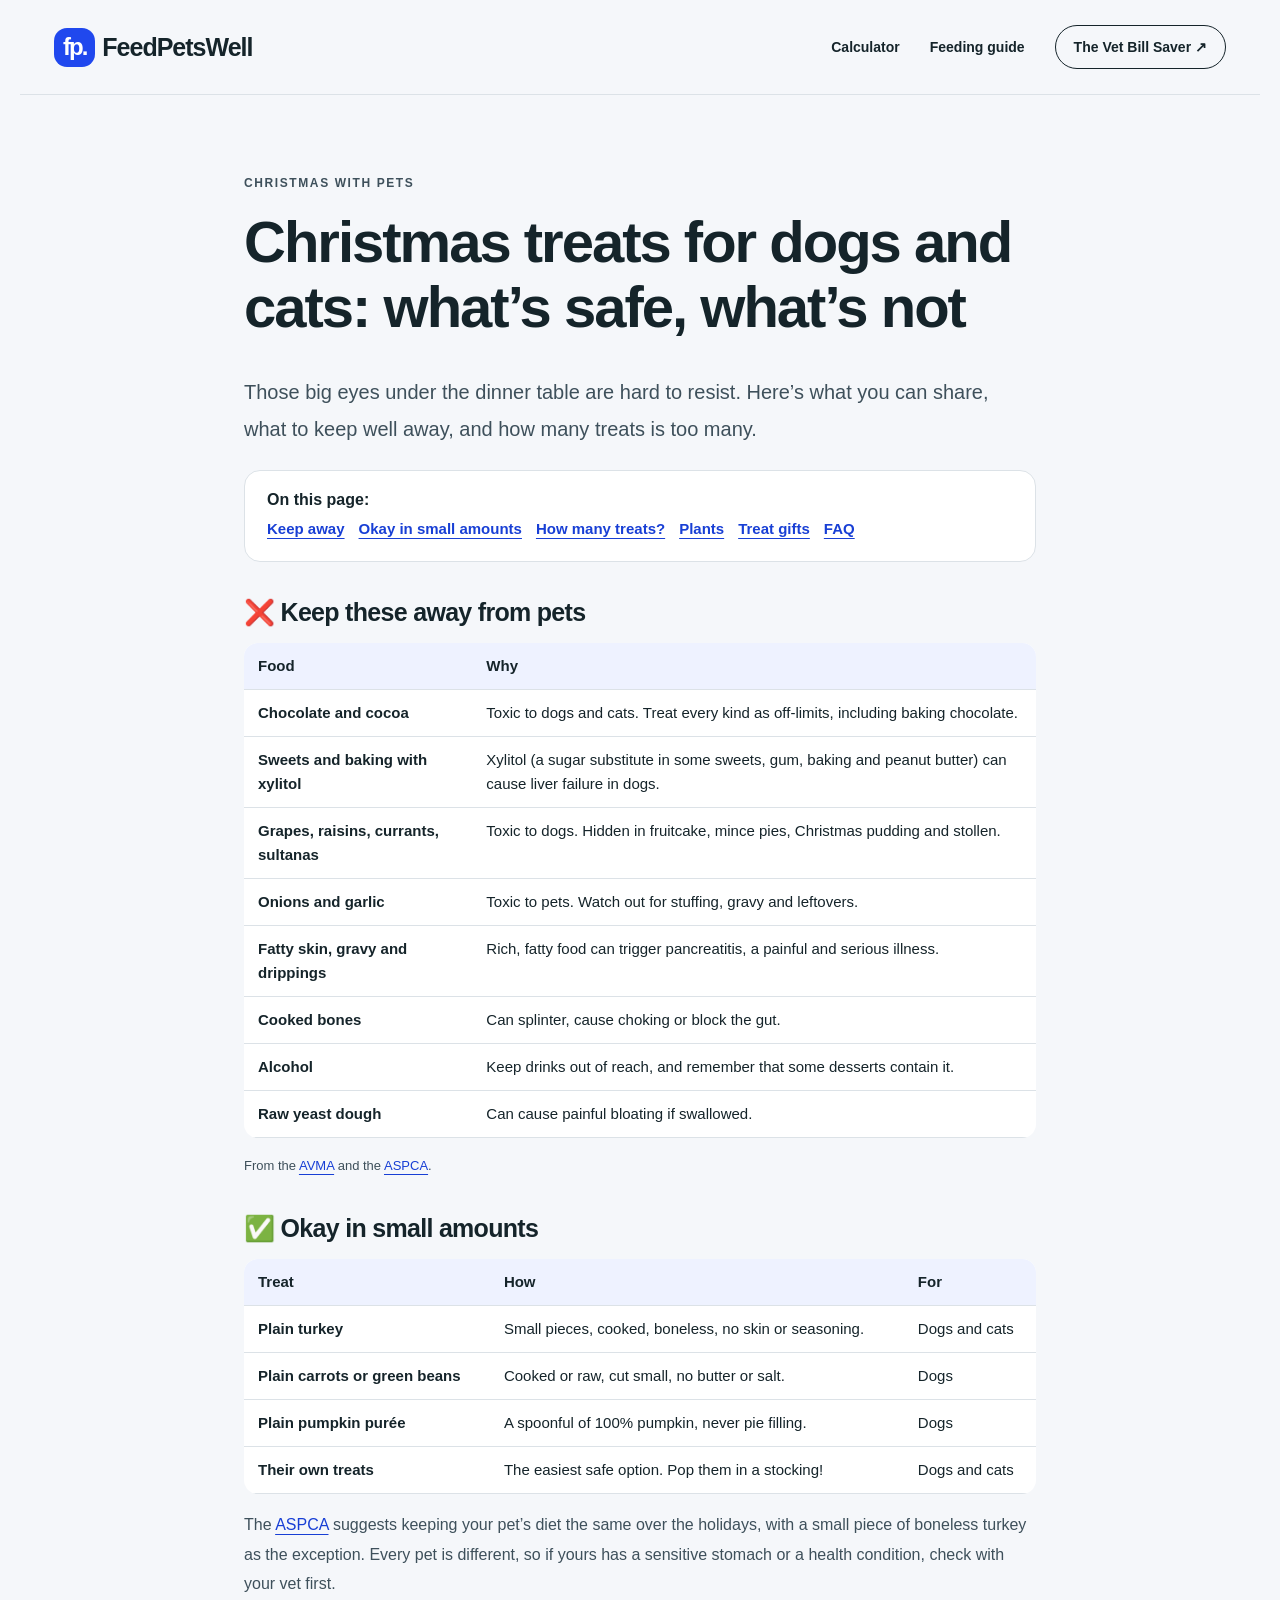
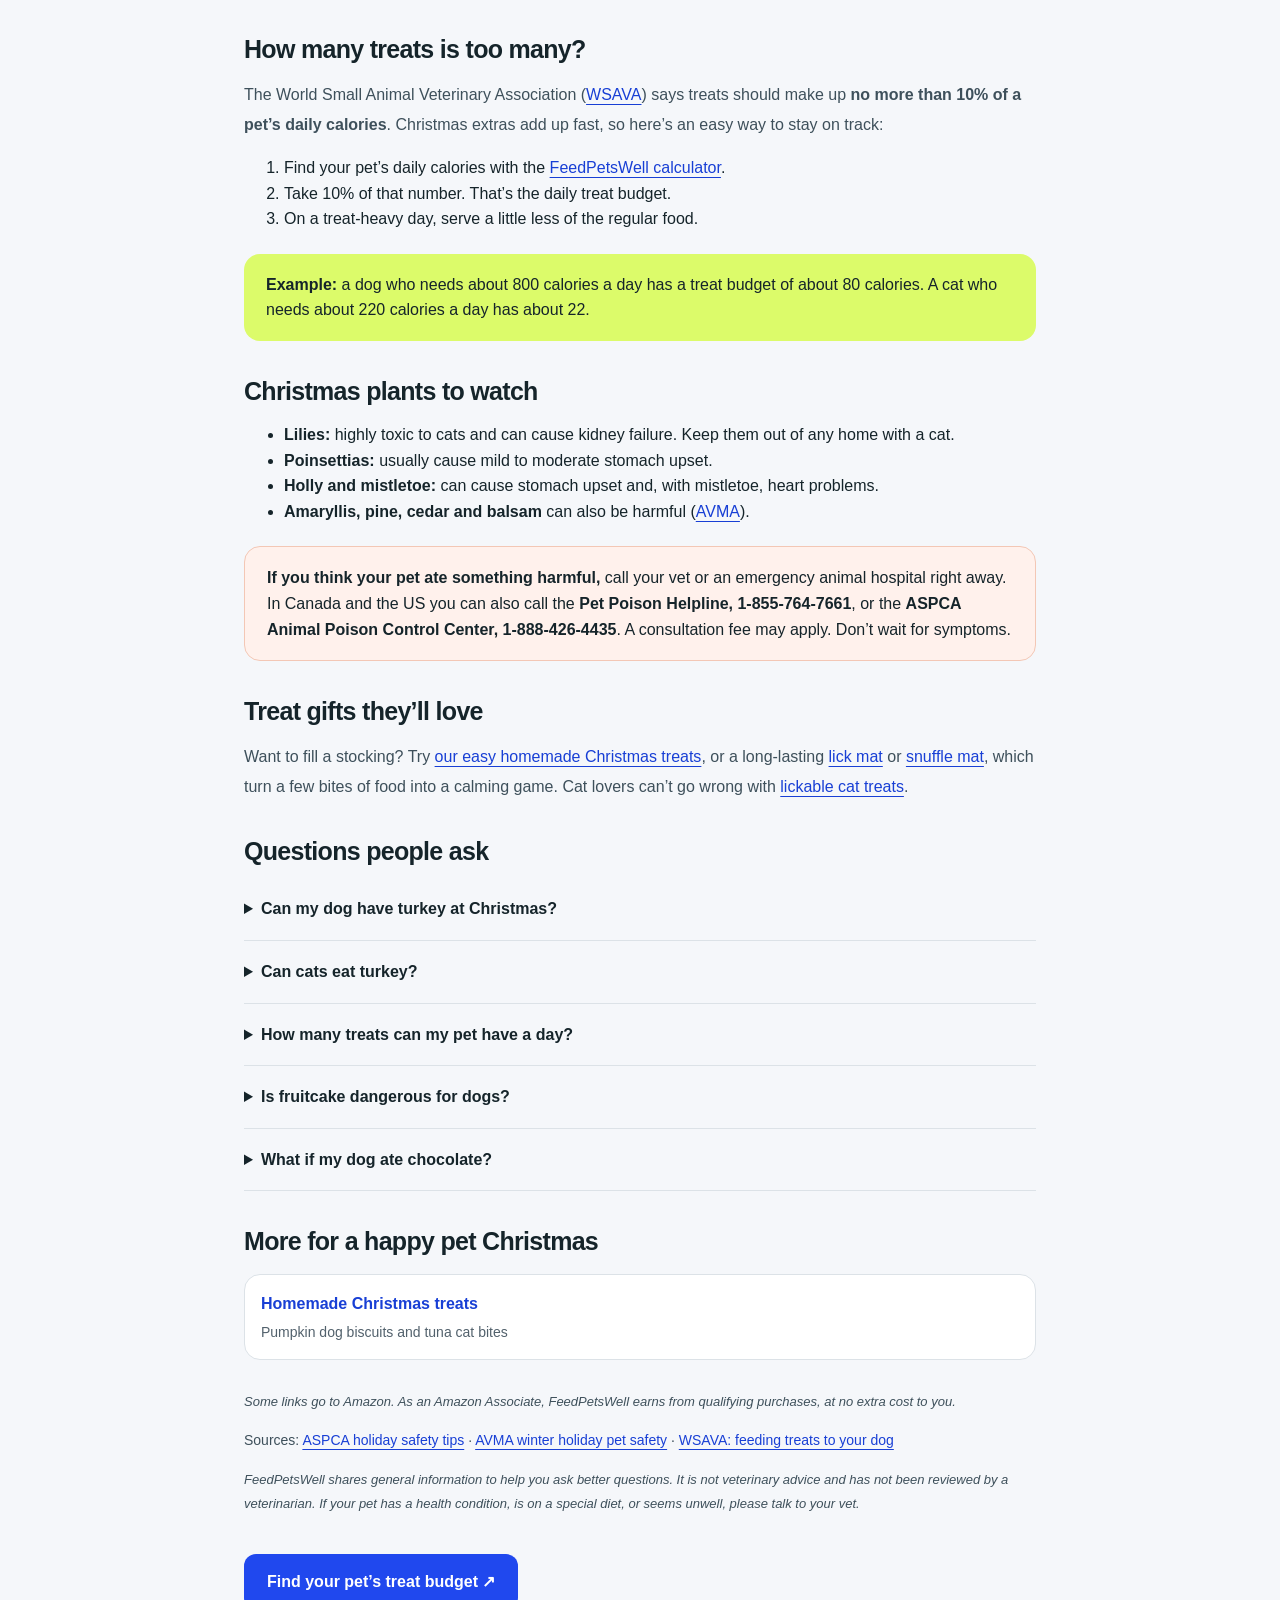
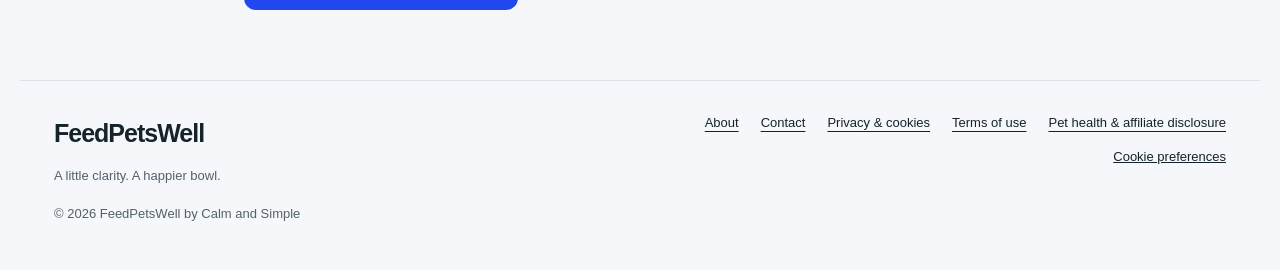
<file: christmas-pet-treats.html>
<!doctype html><html lang="en"><head><meta charset="utf-8"><meta name="viewport" content="width=device-width,initial-scale=1"><title>Christmas Treats for Dogs and Cats: What’s Safe and What’s Not | FeedPetsWell</title><meta name="description" content="Which Christmas foods can dogs and cats eat? A simple safe and unsafe list, the 10% treat rule, plant dangers and what to do if your pet eats something harmful."><link rel="canonical" href="https://feedpetswell.com/christmas-pet-treats.html"><meta property="og:title" content="Christmas Treats for Dogs and Cats: What’s Safe and What’s Not"><meta property="og:description" content="Which Christmas foods can dogs and cats eat? A simple safe and unsafe list, the 10% treat rule, plant dangers and what to do if your pet eats something harmful."><meta property="og:url" content="https://feedpetswell.com/christmas-pet-treats.html"><meta property="og:type" content="article"><meta property="og:site_name" content="FeedPetsWell"><script type="application/ld+json">{"@context": "https://schema.org", "@graph": [{"@type": "Article", "headline": "Christmas Treats for Dogs and Cats: What’s Safe and What’s Not", "description": "Which Christmas foods can dogs and cats eat? A simple safe and unsafe list, the 10% treat rule, plant dangers and what to do if your pet eats something harmful.", "mainEntityOfPage": "https://feedpetswell.com/christmas-pet-treats.html", "author": {"@type": "Organization", "name": "FeedPetsWell", "url": "https://feedpetswell.com/"}, "publisher": {"@type": "Organization", "name": "Calm and Simple"}, "datePublished": "2026-11-11", "dateModified": "2026-11-11", "inLanguage": "en"}, {"@type": "FAQPage", "mainEntity": [{"@type": "Question", "name": "Can my dog have turkey at Christmas?", "acceptedAnswer": {"@type": "Answer", "text": "A small piece of plain, boneless turkey with no skin, gravy or seasoning is generally fine for most dogs. Never give cooked bones, fatty skin or stuffing."}}, {"@type": "Question", "name": "Can cats eat turkey?", "acceptedAnswer": {"@type": "Answer", "text": "A small bite of plain, cooked, boneless turkey is fine for most cats. Skip the skin, gravy and stuffing, which can contain onion and garlic."}}, {"@type": "Question", "name": "How many treats can my pet have a day?", "acceptedAnswer": {"@type": "Answer", "text": "Treats should make up no more than 10% of your pet’s daily calories, according to WSAVA. Work out the daily total with the FeedPetsWell calculator, and 10% of that is the treat budget."}}, {"@type": "Question", "name": "Is fruitcake dangerous for dogs?", "acceptedAnswer": {"@type": "Answer", "text": "Yes. Fruitcake, mince pies and Christmas pudding can contain raisins, currants or sultanas, which are toxic to dogs, and often alcohol too. Keep them well out of reach."}}, {"@type": "Question", "name": "What if my dog ate chocolate?", "acceptedAnswer": {"@type": "Answer", "text": "Call your vet or a pet poison helpline straight away, even if your dog seems fine. Have the wrapper handy so you can say what kind and how much."}}]}]}</script><link rel="icon" href="favicon.svg"><link rel="stylesheet" href="style.css"><script async src="https://pagead2.googlesyndication.com/pagead/js/adsbygoogle.js?client=ca-pub-4805688858425253" crossorigin="anonymous"></script><style>.article{max-width:860px}.callout{background:var(--lime);border-radius:16px;padding:18px 22px;margin:22px 0}.callout.warn{background:#fff1ec;border:1px solid #f3c7b5}.twocol{display:grid;grid-template-columns:1fr 1fr;gap:18px;margin:18px 0}.card{background:white;border:1px solid var(--line);border-radius:18px;padding:20px 22px}.card h3{margin:0 0 8px;font-size:19px}.card ul{margin:0;padding-left:20px}.toc{background:white;border:1px solid var(--line);border-radius:16px;padding:16px 22px;margin:22px 0}.toc a{display:inline-block;margin:4px 14px 4px 0;font-weight:650;font-size:15px}table.safe{width:100%;border-collapse:collapse;background:white;border-radius:14px;overflow:hidden;margin:16px 0}table.safe th,table.safe td{text-align:left;padding:11px 14px;border-bottom:1px solid var(--line);vertical-align:top;font-size:15px}table.safe th{background:#eef2ff}.recipe-box{background:white;border:1px solid var(--line);border-radius:20px;padding:24px 26px;margin:26px 0}.recipe-box h2{margin-top:0}.meta{display:flex;flex-wrap:wrap;gap:8px;padding:0;list-style:none;margin:0 0 16px}.meta li{background:#eef2ff;border-radius:20px;padding:4px 12px;font-size:13px;font-weight:650}.sources{font-size:14px;color:var(--muted)}.next{display:grid;grid-template-columns:repeat(3,1fr);gap:14px;margin:18px 0 30px}.next a{background:white;border:1px solid var(--line);border-radius:16px;padding:16px;text-decoration:none;font-weight:700}.next a span{display:block;font-weight:400;font-size:14px;color:var(--muted);margin-top:4px}@media(max-width:700px){.twocol,.next{grid-template-columns:1fr}table.safe th,table.safe td{padding:9px 10px;font-size:14px}}</style></head><body><a class="skip" href="#main">Skip to content</a><header><a class="brand" href="./" aria-label="FeedPetsWell home"><span class="brandmark">fp.</span>FeedPetsWell</a><nav aria-label="Main navigation"><a href="./#calculator">Calculator</a><a href="feeding-guide.html">Feeding guide</a><a class="nav-shop" href="./#wellness">The Vet Bill Saver ↗</a></nav></header><main id="main" class="article"><p class="eyebrow">CHRISTMAS WITH PETS</p><h1>Christmas treats for dogs and cats: what’s safe, what’s not</h1>
<p class="lede">Those big eyes under the dinner table are hard to resist. Here’s what you can share, what to keep well away, and how many treats is too many.</p>
<div class="toc"><strong>On this page:</strong><br><a href="#keep-away">Keep away</a><a href="#okay">Okay in small amounts</a><a href="#how-many">How many treats?</a><a href="#plants">Plants</a><a href="#gifts">Treat gifts</a><a href="#faq">FAQ</a></div>
<h2 id="keep-away">❌ Keep these away from pets</h2>
<table class="safe"><tr><th>Food</th><th>Why</th></tr><tr><td><strong>Chocolate and cocoa</strong></td><td>Toxic to dogs and cats. Treat every kind as off-limits, including baking chocolate.</td></tr><tr><td><strong>Sweets and baking with xylitol</strong></td><td>Xylitol (a sugar substitute in some sweets, gum, baking and peanut butter) can cause liver failure in dogs.</td></tr><tr><td><strong>Grapes, raisins, currants, sultanas</strong></td><td>Toxic to dogs. Hidden in fruitcake, mince pies, Christmas pudding and stollen.</td></tr><tr><td><strong>Onions and garlic</strong></td><td>Toxic to pets. Watch out for stuffing, gravy and leftovers.</td></tr><tr><td><strong>Fatty skin, gravy and drippings</strong></td><td>Rich, fatty food can trigger pancreatitis, a painful and serious illness.</td></tr><tr><td><strong>Cooked bones</strong></td><td>Can splinter, cause choking or block the gut.</td></tr><tr><td><strong>Alcohol</strong></td><td>Keep drinks out of reach, and remember that some desserts contain it.</td></tr><tr><td><strong>Raw yeast dough</strong></td><td>Can cause painful bloating if swallowed.</td></tr></table>
<p class="small">From the <a href="https://www.avma.org/public/PetCare/Pages/holidays.aspx">AVMA</a> and the <a href="https://www.aspca.org/pet-care/general-pet-care/holiday-safety-tips">ASPCA</a>.</p>
<h2 id="okay">✅ Okay in small amounts</h2>
<table class="safe"><tr><th>Treat</th><th>How</th><th>For</th></tr><tr><td><strong>Plain turkey</strong></td><td>Small pieces, cooked, boneless, no skin or seasoning.</td><td>Dogs and cats</td></tr><tr><td><strong>Plain carrots or green beans</strong></td><td>Cooked or raw, cut small, no butter or salt.</td><td>Dogs</td></tr><tr><td><strong>Plain pumpkin purée</strong></td><td>A spoonful of 100% pumpkin, never pie filling.</td><td>Dogs</td></tr><tr><td><strong>Their own treats</strong></td><td>The easiest safe option. Pop them in a stocking!</td><td>Dogs and cats</td></tr></table>
<p>The <a href="https://www.aspca.org/pet-care/general-pet-care/holiday-safety-tips">ASPCA</a> suggests keeping your pet’s diet the same over the holidays, with a small piece of boneless turkey as the exception. Every pet is different, so if yours has a sensitive stomach or a health condition, check with your vet first.</p>
<h2 id="how-many">How many treats is too many?</h2>
<p>The World Small Animal Veterinary Association (<a href="https://wsava.org/wp-content/uploads/2024/06/Feeding-treats-to-your-dog-v2.pdf">WSAVA</a>) says treats should make up <strong>no more than 10% of a pet’s daily calories</strong>. Christmas extras add up fast, so here’s an easy way to stay on track:</p>
<ol><li>Find your pet’s daily calories with the <a href="./#calculator">FeedPetsWell calculator</a>.</li><li>Take 10% of that number. That’s the daily treat budget.</li><li>On a treat-heavy day, serve a little less of the regular food.</li></ol>
<div class="callout"><strong>Example:</strong> a dog who needs about 800 calories a day has a treat budget of about 80 calories. A cat who needs about 220 calories a day has about 22.</div>
<h2 id="plants">Christmas plants to watch</h2>
<ul><li><strong>Lilies:</strong> highly toxic to cats and can cause kidney failure. Keep them out of any home with a cat.</li><li><strong>Poinsettias:</strong> usually cause mild to moderate stomach upset.</li><li><strong>Holly and mistletoe:</strong> can cause stomach upset and, with mistletoe, heart problems.</li><li><strong>Amaryllis, pine, cedar and balsam</strong> can also be harmful (<a href="https://www.avma.org/public/PetCare/Pages/holidays.aspx">AVMA</a>).</li></ul>
<div class="callout warn"><strong>If you think your pet ate something harmful,</strong> call your vet or an emergency animal hospital right away. In Canada and the US you can also call the <strong>Pet Poison Helpline, 1-855-764-7661</strong>, or the <strong>ASPCA Animal Poison Control Center, 1-888-426-4435</strong>. A consultation fee may apply. Don’t wait for symptoms.</div>
<h2 id="gifts">Treat gifts they’ll love</h2>
<p>Want to fill a stocking? Try <a href="homemade-christmas-pet-treats.html">our easy homemade Christmas treats</a>, or a long-lasting <a href="https://www.amazon.ca/s?k=lick+mat+for+dogs+cats&amp;tag=ctak42701-20" rel="sponsored nofollow noopener" target="_blank">lick mat</a> or <a href="https://www.amazon.ca/s?k=snuffle+mat+for+dogs&amp;tag=ctak42701-20" rel="sponsored nofollow noopener" target="_blank">snuffle mat</a>, which turn a few bites of food into a calming game. Cat lovers can’t go wrong with <a href="https://www.amazon.ca/s?k=Churu+cat+treats&amp;tag=ctak42701-20" rel="sponsored nofollow noopener" target="_blank">lickable cat treats</a>.</p>
<h2 id="faq">Questions people ask</h2><details><summary>Can my dog have turkey at Christmas?</summary><p>A small piece of plain, boneless turkey with no skin, gravy or seasoning is generally fine for most dogs. Never give cooked bones, fatty skin or stuffing.</p></details><details><summary>Can cats eat turkey?</summary><p>A small bite of plain, cooked, boneless turkey is fine for most cats. Skip the skin, gravy and stuffing, which can contain onion and garlic.</p></details><details><summary>How many treats can my pet have a day?</summary><p>Treats should make up no more than 10% of your pet’s daily calories, according to WSAVA. Work out the daily total with the FeedPetsWell calculator, and 10% of that is the treat budget.</p></details><details><summary>Is fruitcake dangerous for dogs?</summary><p>Yes. Fruitcake, mince pies and Christmas pudding can contain raisins, currants or sultanas, which are toxic to dogs, and often alcohol too. Keep them well out of reach.</p></details><details><summary>What if my dog ate chocolate?</summary><p>Call your vet or a pet poison helpline straight away, even if your dog seems fine. Have the wrapper handy so you can say what kind and how much.</p></details>
<h2>More for a happy pet Christmas</h2><div class="next" style="grid-template-columns:1fr"><a href="homemade-christmas-pet-treats.html">Homemade Christmas treats<span>Pumpkin dog biscuits and tuna cat bites</span></a></div>
<p class="small"><em>Some links go to Amazon. As an Amazon Associate, FeedPetsWell earns from qualifying purchases, at no extra cost to you.</em></p><p class="sources">Sources: <a href="https://www.aspca.org/pet-care/general-pet-care/holiday-safety-tips">ASPCA holiday safety tips</a> · <a href="https://www.avma.org/public/PetCare/Pages/holidays.aspx">AVMA winter holiday pet safety</a> · <a href="https://wsava.org/wp-content/uploads/2024/06/Feeding-treats-to-your-dog-v2.pdf">WSAVA: feeding treats to your dog</a></p>
<p class="small"><em>FeedPetsWell shares general information to help you ask better questions. It is not veterinary advice and has not been reviewed by a veterinarian. If your pet has a health condition, is on a special diet, or seems unwell, please talk to your vet.</em></p><a class="primary" href="./#calculator">Find your pet’s treat budget ↗</a></main><footer><div><a class="brand" href="./">FeedPetsWell</a><p>A little clarity. A happier bowl.</p><small>© 2026 FeedPetsWell by Calm and Simple</small></div><div class="footerlinks"><a href="about.html">About</a><a href="contact.html">Contact</a><a href="privacy.html">Privacy & cookies</a><a href="terms.html">Terms of use</a><a href="disclaimer.html">Pet health & affiliate disclosure</a><button class="textbutton" data-cookie-open>Cookie preferences</button></div></footer><dialog id="cookies"><h2>Your privacy, your choice.</h2><p>The calculator works without analytics. Allow optional Google Analytics to help us understand site usage? Your pet’s form entries are not sent to Analytics.</p><p><a href="privacy.html">Read our privacy & cookie policy</a></p><div class="cookiebuttons"><button data-consent="no">Reject analytics</button><button class="primary" data-consent="yes">Allow analytics</button></div></dialog><script src="privacy.js" defer></script></body></html>
</file>
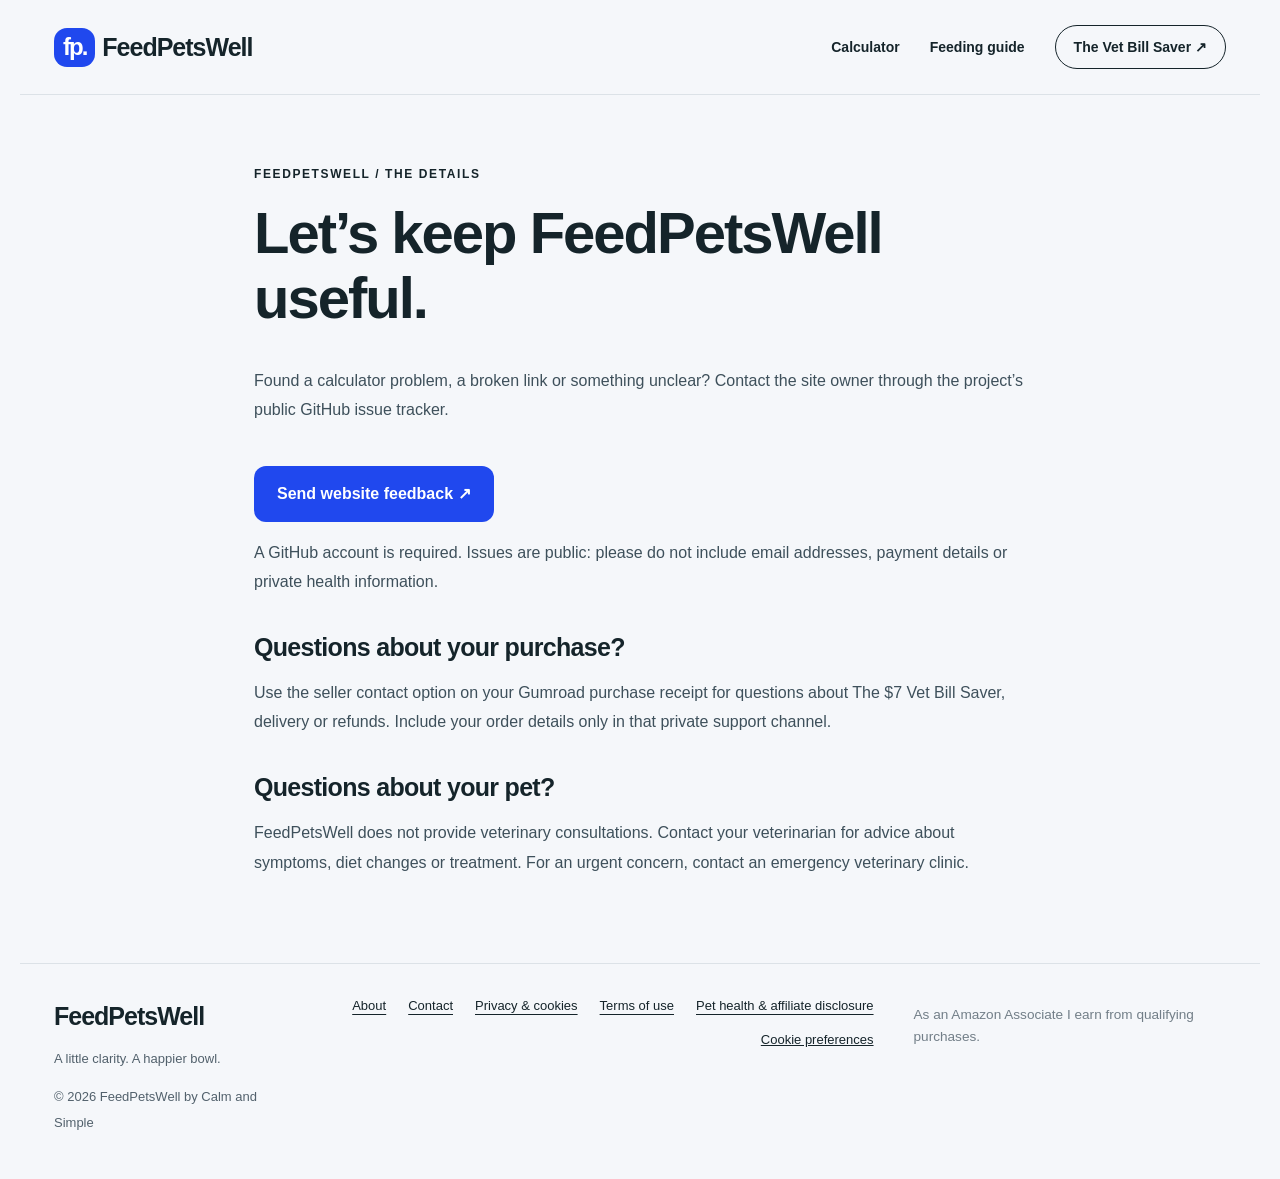
<file: contact.html>
<!doctype html><html lang="en"><head><meta charset="utf-8"><meta name="viewport" content="width=device-width,initial-scale=1"><title>Contact FeedPetsWell</title><meta name="description" content="Get in touch with FeedPetsWell with questions, corrections or feedback about the free cat and dog feeding calculator and feeding guide."><meta name="google-site-verification" content="kcTgtNbim-aIJYTtBA2O4tRLavfRM7BDeSpDGk0iWt8"><link rel="canonical" href="https://feedpetswell.com/contact.html"><meta property="og:title" content="Contact FeedPetsWell"><meta property="og:description" content="Get in touch with FeedPetsWell with questions, corrections or feedback about the free cat and dog feeding calculator and feeding guide."><meta property="og:url" content="https://feedpetswell.com/contact.html"><meta property="og:type" content="website"><meta property="og:site_name" content="FeedPetsWell"><meta name="twitter:card" content="summary"><link rel="icon" href="favicon.svg"><link rel="stylesheet" href="style.css"><script async src="https://pagead2.googlesyndication.com/pagead/js/adsbygoogle.js?client=ca-pub-4805688858425253" crossorigin="anonymous"></script></head><body><a class="skip" href="#main">Skip to content</a><header><a class="brand" href="./" aria-label="FeedPetsWell home"><span class="brandmark">fp.</span>FeedPetsWell</a><nav aria-label="Main navigation"><a href="./#calculator">Calculator</a><a href="feeding-guide.html">Feeding guide</a><a class="nav-shop" href="./#wellness">The Vet Bill Saver ↗</a></nav></header><main id="main" class="article"><span class="eyebrow">FEEDPETSWELL / THE DETAILS</span><h1>Let’s keep FeedPetsWell useful.</h1><p>Found a calculator problem, a broken link or something unclear? Contact the site owner through the project’s public GitHub issue tracker.</p><a class="primary" href="https://github.com/ctnb427-debug/FeedPetsWell/issues/new" target="_blank" rel="noopener noreferrer">Send website feedback ↗</a><p>A GitHub account is required. Issues are public: please do not include email addresses, payment details or private health information.</p><h2>Questions about your purchase?</h2><p>Use the seller contact option on your Gumroad purchase receipt for questions about The $7 Vet Bill Saver, delivery or refunds. Include your order details only in that private support channel.</p><h2>Questions about your pet?</h2><p>FeedPetsWell does not provide veterinary consultations. Contact your veterinarian for advice about symptoms, diet changes or treatment. For an urgent concern, contact an emergency veterinary clinic.</p></main><footer><div><a class="brand" href="./">FeedPetsWell</a><p>A little clarity. A happier bowl.</p><small>© 2026 FeedPetsWell by Calm and Simple</small></div><div class="footerlinks"><a href="about.html">About</a><a href="contact.html">Contact</a><a href="privacy.html">Privacy & cookies</a><a href="terms.html">Terms of use</a><a href="disclaimer.html">Pet health & affiliate disclosure</a><button class="textbutton" data-cookie-open>Cookie preferences</button></div><p class="amazon-disclosure" style="font-size:0.85em;opacity:0.8;margin-top:8px">As an Amazon Associate I earn from qualifying purchases.</p></footer><dialog id="cookies"><h2>Your privacy, your choice.</h2><p>The calculator works without analytics. Allow optional Google Analytics to help us understand site usage? Your pet’s form entries are not sent to Analytics.</p><p><a href="privacy.html">Read our privacy & cookie policy</a></p><div class="cookiebuttons"><button data-consent="no">Reject analytics</button><button class="primary" data-consent="yes">Allow analytics</button></div></dialog><script src="privacy.js" defer></script></body></html>
</file>
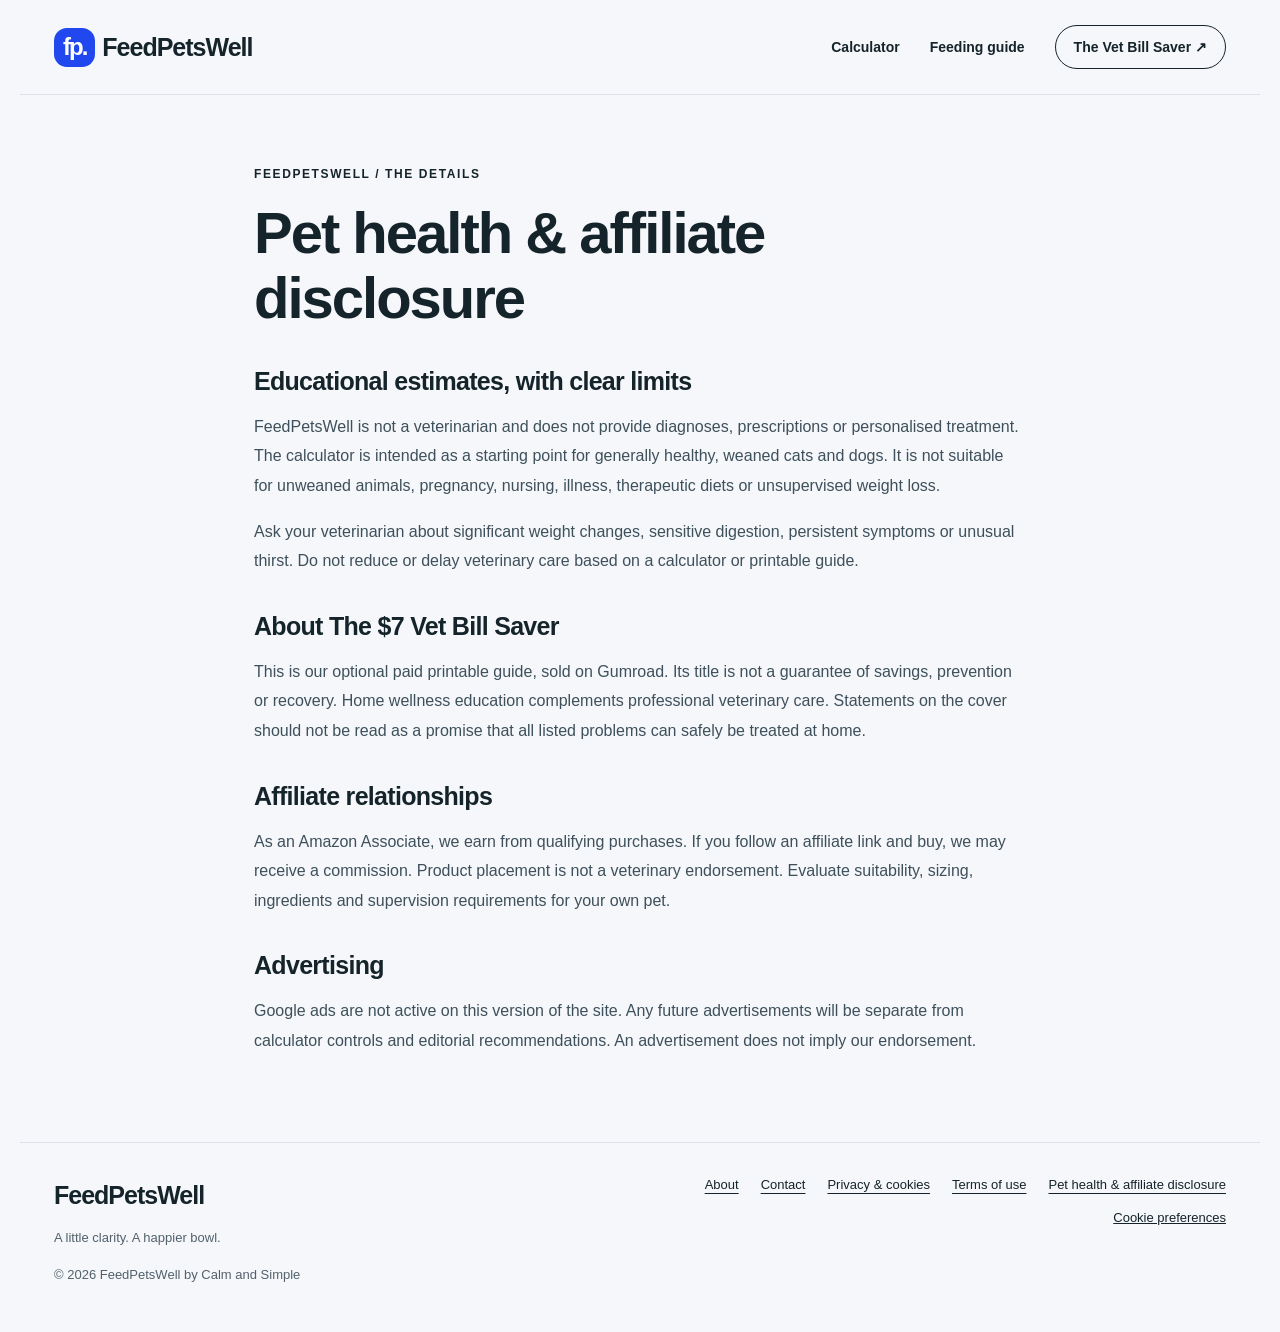
<file: disclaimer.html>
<!doctype html><html lang="en"><head><meta charset="utf-8"><meta name="viewport" content="width=device-width,initial-scale=1"><title>Pet health & affiliate disclosure | FeedPetsWell</title><meta name="description" content="FeedPetsWell&#x27;s pet health disclaimer and affiliate disclosure: why feeding estimates don&#x27;t replace your vet, and how affiliate links support the site."><meta name="google-site-verification" content="kcTgtNbim-aIJYTtBA2O4tRLavfRM7BDeSpDGk0iWt8"><link rel="canonical" href="https://feedpetswell.com/disclaimer.html"><meta property="og:title" content="Pet health & affiliate disclosure | FeedPetsWell"><meta property="og:description" content="FeedPetsWell&#x27;s pet health disclaimer and affiliate disclosure: why feeding estimates don&#x27;t replace your vet, and how affiliate links support the site."><meta property="og:url" content="https://feedpetswell.com/disclaimer.html"><meta property="og:type" content="website"><meta property="og:site_name" content="FeedPetsWell"><meta name="twitter:card" content="summary"><link rel="icon" href="favicon.svg"><link rel="stylesheet" href="style.css"><script async src="https://pagead2.googlesyndication.com/pagead/js/adsbygoogle.js?client=ca-pub-4805688858425253" crossorigin="anonymous"></script></head><body><a class="skip" href="#main">Skip to content</a><header><a class="brand" href="./" aria-label="FeedPetsWell home"><span class="brandmark">fp.</span>FeedPetsWell</a><nav aria-label="Main navigation"><a href="./#calculator">Calculator</a><a href="feeding-guide.html">Feeding guide</a><a class="nav-shop" href="./#wellness">The Vet Bill Saver ↗</a></nav></header><main id="main" class="article"><span class="eyebrow">FEEDPETSWELL / THE DETAILS</span><h1>Pet health & affiliate disclosure</h1><h2>Educational estimates, with clear limits</h2><p>FeedPetsWell is not a veterinarian and does not provide diagnoses, prescriptions or personalised treatment. The calculator is intended as a starting point for generally healthy, weaned cats and dogs. It is not suitable for unweaned animals, pregnancy, nursing, illness, therapeutic diets or unsupervised weight loss.</p><p>Ask your veterinarian about significant weight changes, sensitive digestion, persistent symptoms or unusual thirst. Do not reduce or delay veterinary care based on a calculator or printable guide.</p><h2>About The $7 Vet Bill Saver</h2><p>This is our optional paid printable guide, sold on Gumroad. Its title is not a guarantee of savings, prevention or recovery. Home wellness education complements professional veterinary care. Statements on the cover should not be read as a promise that all listed problems can safely be treated at home.</p><h2>Affiliate relationships</h2><p>As an Amazon Associate, we earn from qualifying purchases. If you follow an affiliate link and buy, we may receive a commission. Product placement is not a veterinary endorsement. Evaluate suitability, sizing, ingredients and supervision requirements for your own pet.</p><h2>Advertising</h2><p>Google ads are not active on this version of the site. Any future advertisements will be separate from calculator controls and editorial recommendations. An advertisement does not imply our endorsement.</p></main><footer><div><a class="brand" href="./">FeedPetsWell</a><p>A little clarity. A happier bowl.</p><small>© 2026 FeedPetsWell by Calm and Simple</small></div><div class="footerlinks"><a href="about.html">About</a><a href="contact.html">Contact</a><a href="privacy.html">Privacy & cookies</a><a href="terms.html">Terms of use</a><a href="disclaimer.html">Pet health & affiliate disclosure</a><button class="textbutton" data-cookie-open>Cookie preferences</button></div></footer><dialog id="cookies"><h2>Your privacy, your choice.</h2><p>The calculator works without analytics. Allow optional Google Analytics to help us understand site usage? Your pet’s form entries are not sent to Analytics.</p><p><a href="privacy.html">Read our privacy & cookie policy</a></p><div class="cookiebuttons"><button data-consent="no">Reject analytics</button><button class="primary" data-consent="yes">Allow analytics</button></div></dialog><script src="privacy.js" defer></script></body></html>
</file>
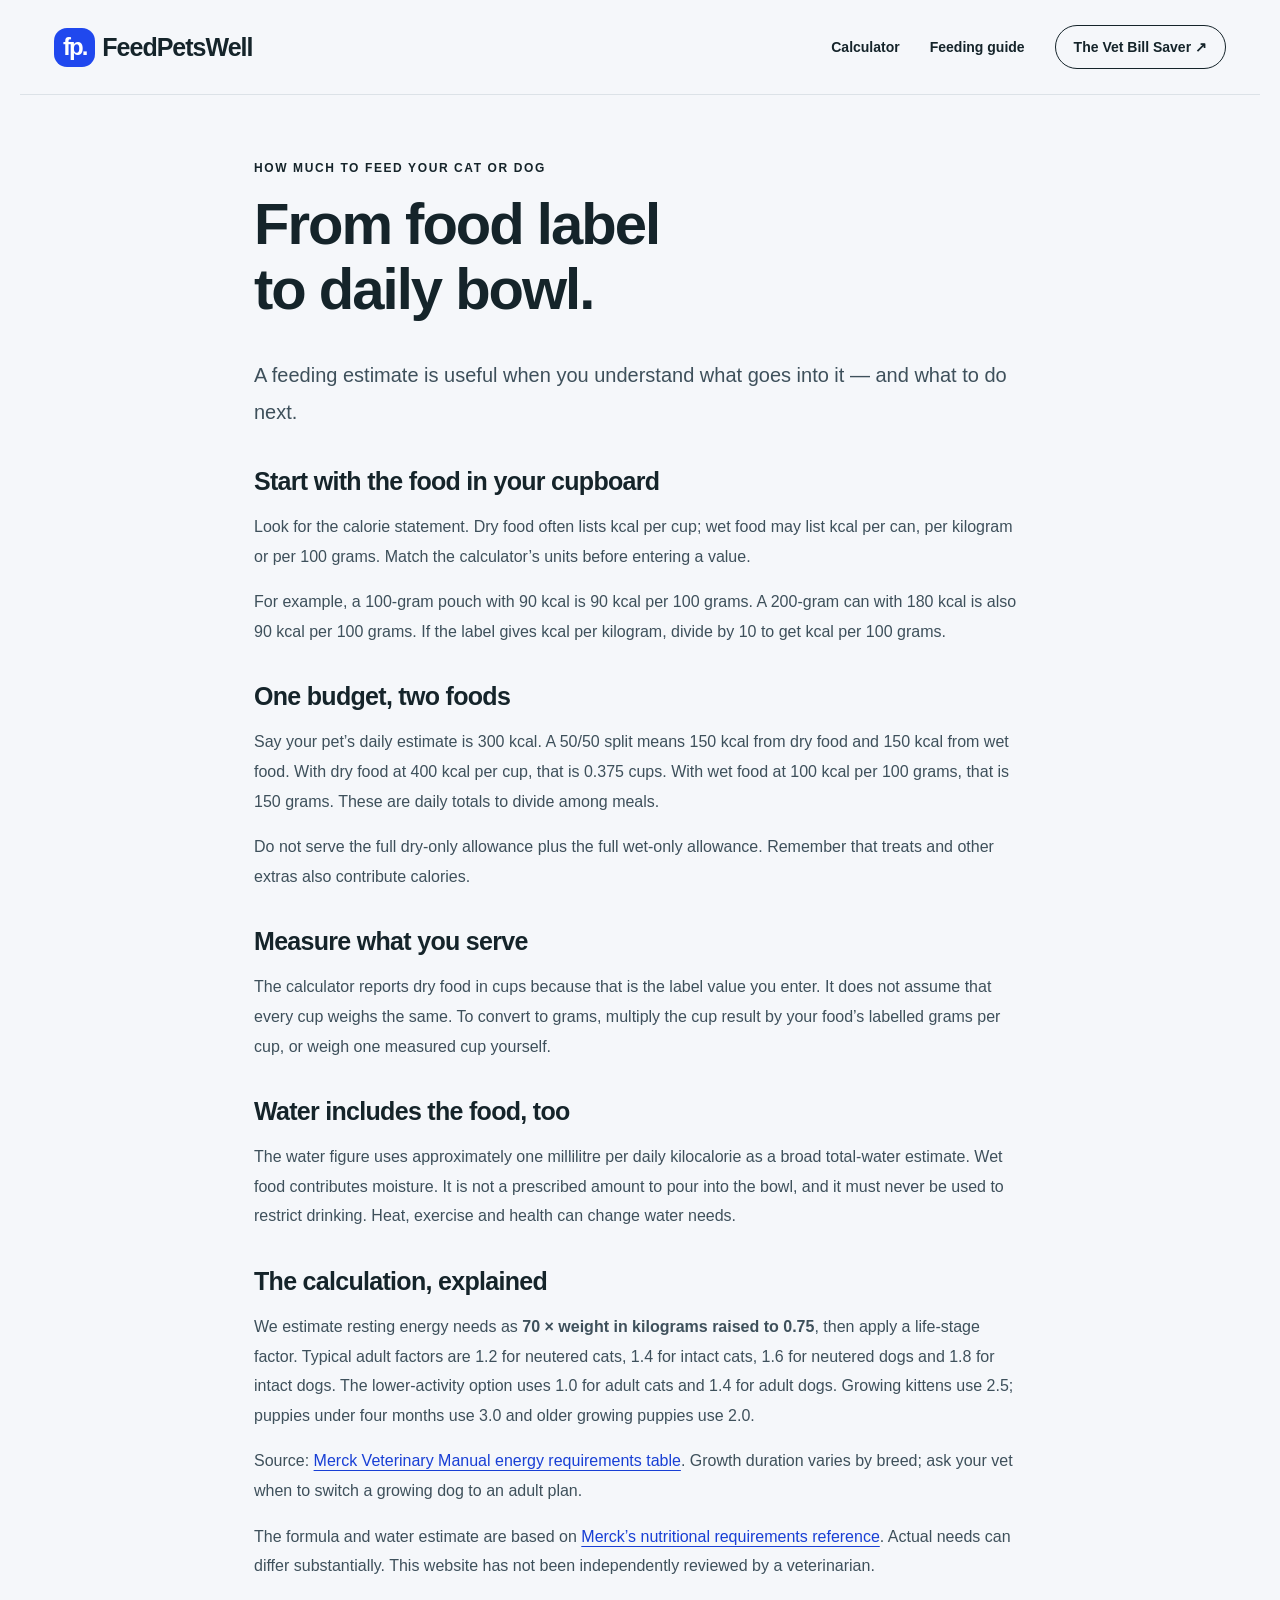
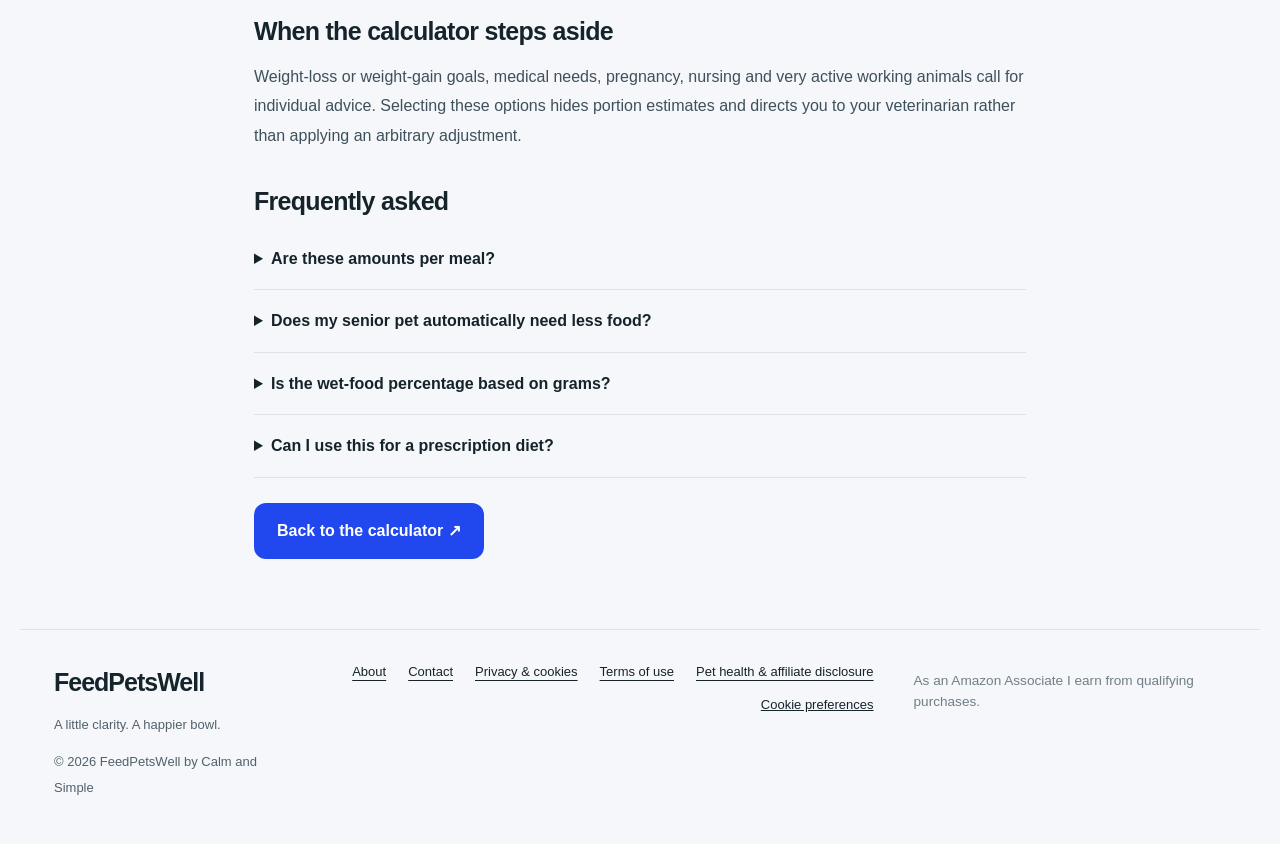
<file: feeding-guide.html>
<!doctype html><html lang="en"><head><meta charset="utf-8"><meta name="viewport" content="width=device-width,initial-scale=1"><title>How Much to Feed Your Cat or Dog: Feeding Guide | FeedPetsWell</title><meta name="description" content="How much should you feed your cat or dog? Learn to read food labels, split calories between wet and dry food, and see the daily feeding formula."><meta name="google-site-verification" content="kcTgtNbim-aIJYTtBA2O4tRLavfRM7BDeSpDGk0iWt8"><link rel="canonical" href="https://feedpetswell.com/feeding-guide.html"><meta property="og:title" content="How Much to Feed Your Cat or Dog: Feeding Guide | FeedPetsWell"><meta property="og:description" content="How much should you feed your cat or dog? Learn to read food labels, split calories between wet and dry food, and see the daily feeding formula."><meta property="og:url" content="https://feedpetswell.com/feeding-guide.html"><meta property="og:type" content="article"><meta property="og:site_name" content="FeedPetsWell"><meta name="twitter:card" content="summary"><script type="application/ld+json">{"@context": "https://schema.org", "@graph": [{"@type": "Article", "headline": "How Much to Feed Your Cat or Dog: Feeding Guide", "alternativeHeadline": "From food label to daily bowl.", "description": "How much should you feed your cat or dog? Learn to read food labels, split calories between wet and dry food, and see the daily feeding formula.", "mainEntityOfPage": "https://feedpetswell.com/feeding-guide.html", "author": {"@type": "Organization", "name": "FeedPetsWell", "url": "https://feedpetswell.com/"}, "publisher": {"@type": "Organization", "name": "Calm and Simple"}, "dateModified": "2026-09-24", "inLanguage": "en"}, {"@type": "FAQPage", "mainEntity": [{"@type": "Question", "name": "Are these amounts per meal?", "acceptedAnswer": {"@type": "Answer", "text": "No. They are daily totals. Divide the food into the meals recommended for your pet."}}, {"@type": "Question", "name": "Does my senior pet automatically need less food?", "acceptedAnswer": {"@type": "Answer", "text": "No single age rule suits every senior. Use your vet’s guidance on weight, muscle condition, appetite and health."}}, {"@type": "Question", "name": "Is the wet-food percentage based on grams?", "acceptedAnswer": {"@type": "Answer", "text": "No, it is the share of calories. A 50/50 calorie split will usually produce very different weights of dry and wet food."}}, {"@type": "Question", "name": "Can I use this for a prescription diet?", "acceptedAnswer": {"@type": "Answer", "text": "Use the feeding plan from your veterinary team. A general calculator cannot account for a specific condition or treatment."}}]}]}</script><link rel="icon" href="favicon.svg"><link rel="stylesheet" href="style.css"><script async src="https://pagead2.googlesyndication.com/pagead/js/adsbygoogle.js?client=ca-pub-4805688858425253" crossorigin="anonymous"></script></head><body><a class="skip" href="#main">Skip to content</a><header><a class="brand" href="./" aria-label="FeedPetsWell home"><span class="brandmark">fp.</span>FeedPetsWell</a><nav aria-label="Main navigation"><a href="./#calculator">Calculator</a><a href="feeding-guide.html">Feeding guide</a><a class="nav-shop" href="./#wellness">The Vet Bill Saver ↗</a></nav></header><main id="main" class="article"><h1 class="eyebrow">How much to feed your cat or dog</h1><p class="display-title">From food label<br>to daily bowl.</p><p class="lede">A feeding estimate is useful when you understand what goes into it — and what to do next.</p><h2>Start with the food in your cupboard</h2><p>Look for the calorie statement. Dry food often lists kcal per cup; wet food may list kcal per can, per kilogram or per 100 grams. Match the calculator’s units before entering a value.</p><p>For example, a 100-gram pouch with 90 kcal is 90 kcal per 100 grams. A 200-gram can with 180 kcal is also 90 kcal per 100 grams. If the label gives kcal per kilogram, divide by 10 to get kcal per 100 grams.</p><h2>One budget, two foods</h2><p>Say your pet’s daily estimate is 300 kcal. A 50/50 split means 150 kcal from dry food and 150 kcal from wet food. With dry food at 400 kcal per cup, that is 0.375 cups. With wet food at 100 kcal per 100 grams, that is 150 grams. These are daily totals to divide among meals.</p><p>Do not serve the full dry-only allowance plus the full wet-only allowance. Remember that treats and other extras also contribute calories.</p><h2>Measure what you serve</h2><p>The calculator reports dry food in cups because that is the label value you enter. It does not assume that every cup weighs the same. To convert to grams, multiply the cup result by your food’s labelled grams per cup, or weigh one measured cup yourself.</p><h2>Water includes the food, too</h2><p>The water figure uses approximately one millilitre per daily kilocalorie as a broad total-water estimate. Wet food contributes moisture. It is not a prescribed amount to pour into the bowl, and it must never be used to restrict drinking. Heat, exercise and health can change water needs.</p><h2 id="method">The calculation, explained</h2><p>We estimate resting energy needs as <strong>70 × weight in kilograms raised to 0.75</strong>, then apply a life-stage factor. Typical adult factors are 1.2 for neutered cats, 1.4 for intact cats, 1.6 for neutered dogs and 1.8 for intact dogs. The lower-activity option uses 1.0 for adult cats and 1.4 for adult dogs. Growing kittens use 2.5; puppies under four months use 3.0 and older growing puppies use 2.0.</p><p>Source: <a href="https://www.merckvetmanual.com/multimedia/table/daily-maintenance-energy-requirements-for-dogs-and-cats">Merck Veterinary Manual energy requirements table</a>. Growth duration varies by breed; ask your vet when to switch a growing dog to an adult plan.</p><p>The formula and water estimate are based on <a href="https://www.merckvetmanual.com/management-and-nutrition/nutrition-small-animals/nutritional-requirements-of-small-animals">Merck’s nutritional requirements reference</a>. Actual needs can differ substantially. This website has not been independently reviewed by a veterinarian.</p><h2>When the calculator steps aside</h2><p>Weight-loss or weight-gain goals, medical needs, pregnancy, nursing and very active working animals call for individual advice. Selecting these options hides portion estimates and directs you to your veterinarian rather than applying an arbitrary adjustment.</p><h2>Frequently asked</h2><details><summary>Are these amounts per meal?</summary><p>No. They are daily totals. Divide the food into the meals recommended for your pet.</p></details><details><summary>Does my senior pet automatically need less food?</summary><p>No single age rule suits every senior. Use your vet’s guidance on weight, muscle condition, appetite and health.</p></details><details><summary>Is the wet-food percentage based on grams?</summary><p>No, it is the share of calories. A 50/50 calorie split will usually produce very different weights of dry and wet food.</p></details><details><summary>Can I use this for a prescription diet?</summary><p>Use the feeding plan from your veterinary team. A general calculator cannot account for a specific condition or treatment.</p></details><a class="primary" href="./#calculator">Back to the calculator ↗</a></main><footer><div><a class="brand" href="./">FeedPetsWell</a><p>A little clarity. A happier bowl.</p><small>© 2026 FeedPetsWell by Calm and Simple</small></div><div class="footerlinks"><a href="about.html">About</a><a href="contact.html">Contact</a><a href="privacy.html">Privacy & cookies</a><a href="terms.html">Terms of use</a><a href="disclaimer.html">Pet health & affiliate disclosure</a><button class="textbutton" data-cookie-open>Cookie preferences</button></div><p class="amazon-disclosure" style="font-size:0.85em;opacity:0.8;margin-top:8px">As an Amazon Associate I earn from qualifying purchases.</p></footer><dialog id="cookies"><h2>Your privacy, your choice.</h2><p>The calculator works without analytics. Allow optional Google Analytics to help us understand site usage? Your pet’s form entries are not sent to Analytics.</p><p><a href="privacy.html">Read our privacy & cookie policy</a></p><div class="cookiebuttons"><button data-consent="no">Reject analytics</button><button class="primary" data-consent="yes">Allow analytics</button></div></dialog><script src="privacy.js" defer></script></body></html>
</file>
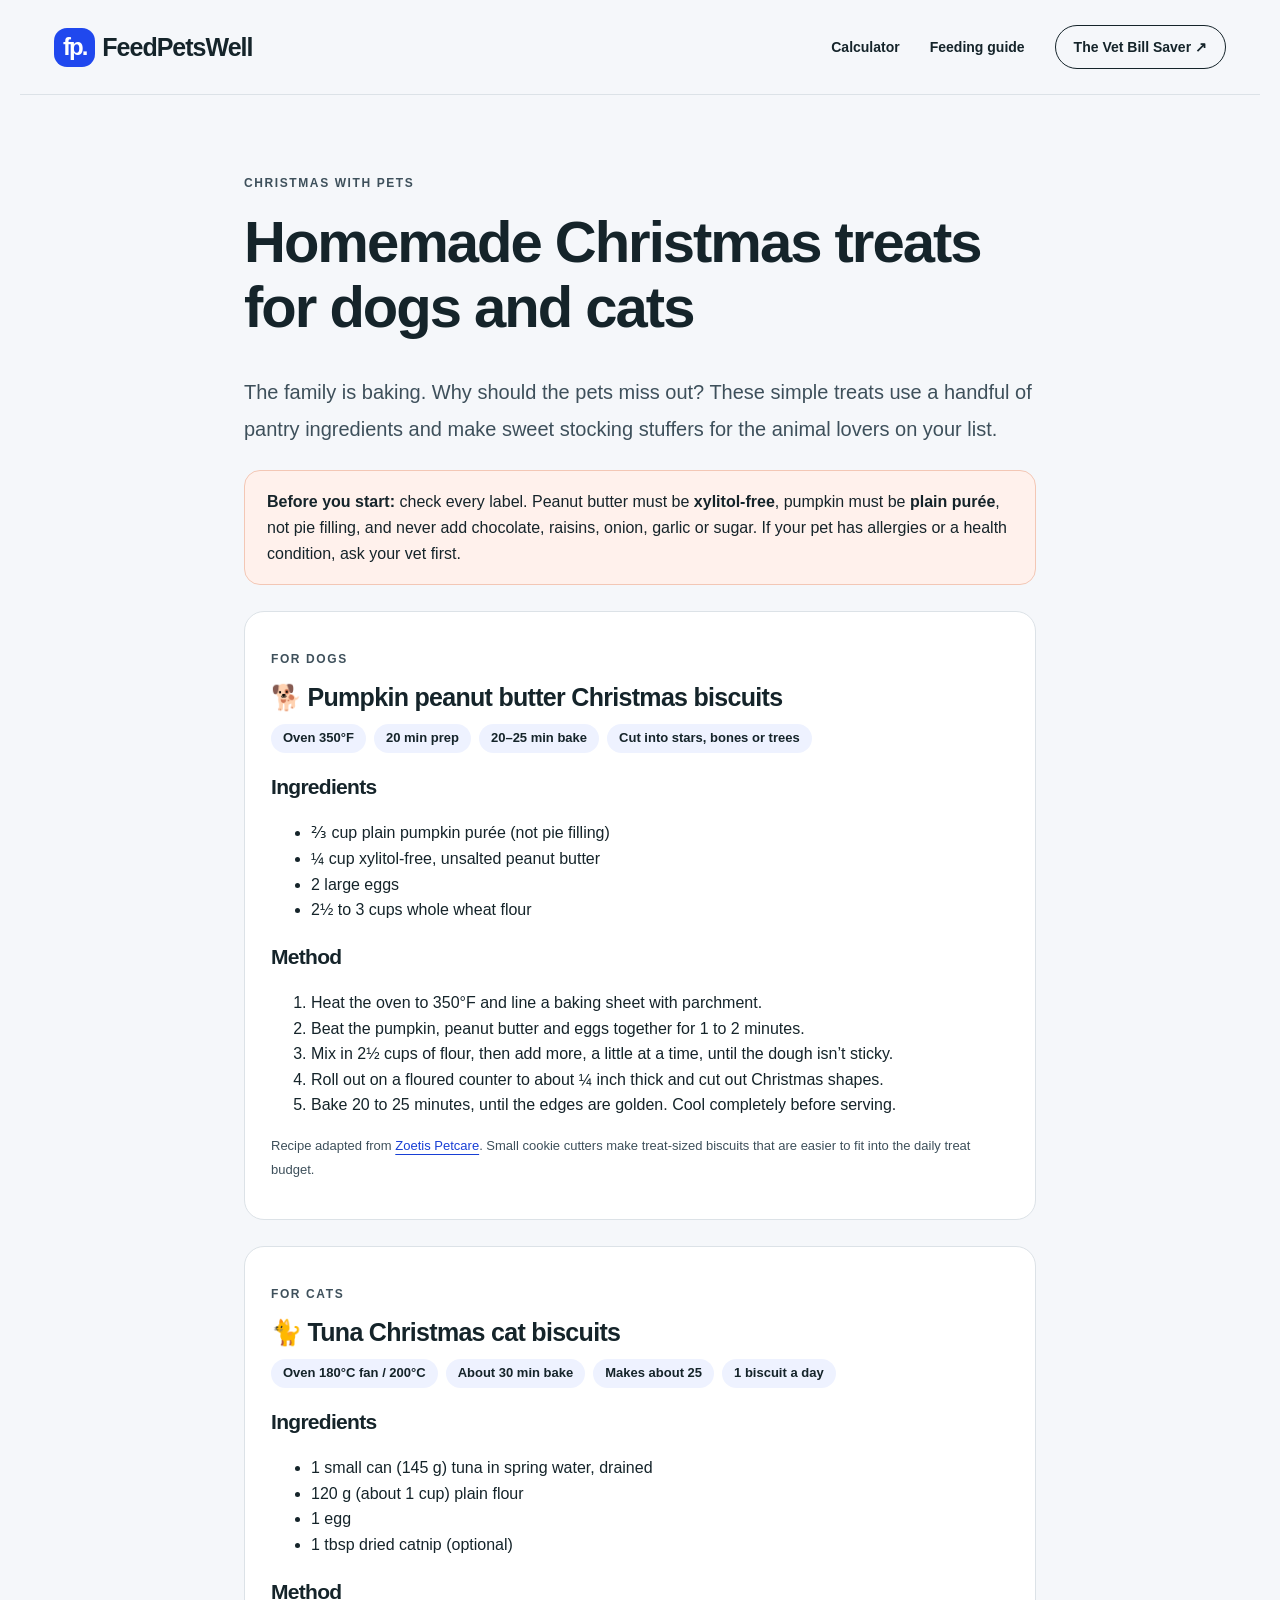
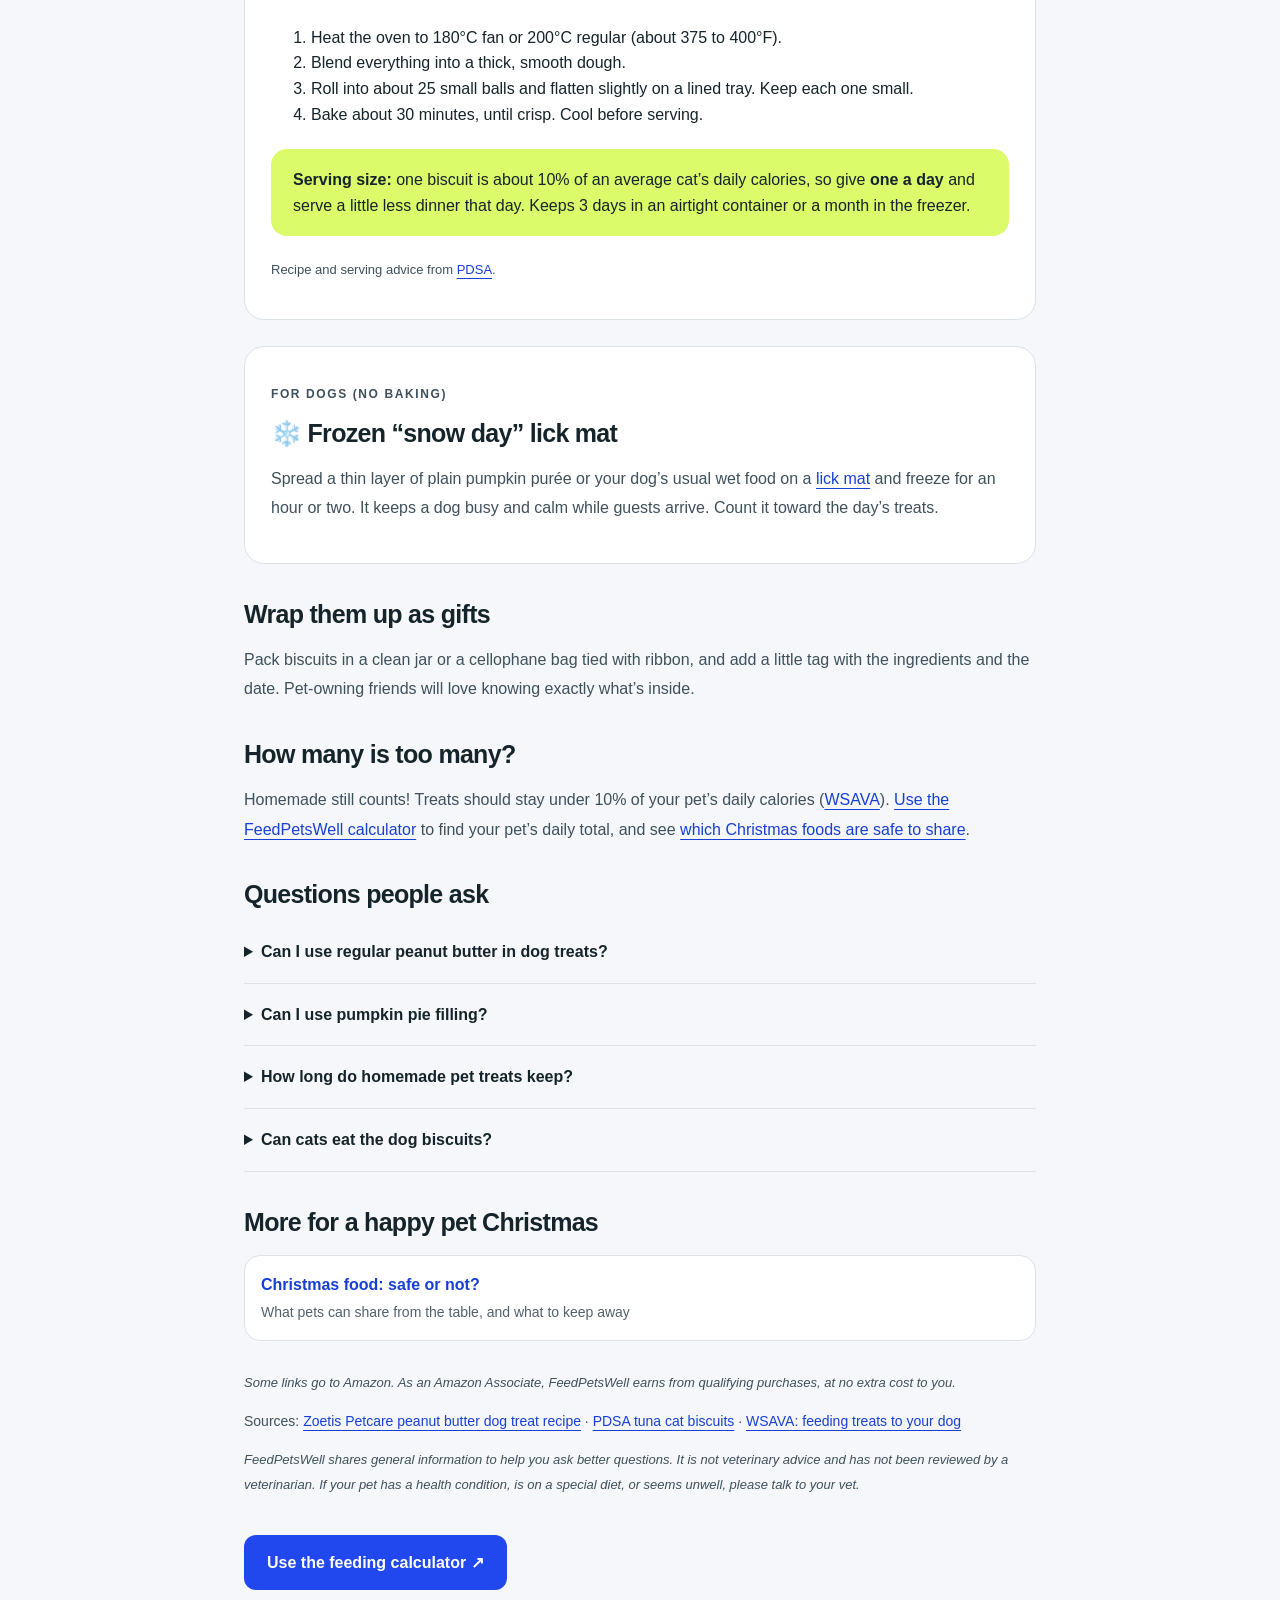
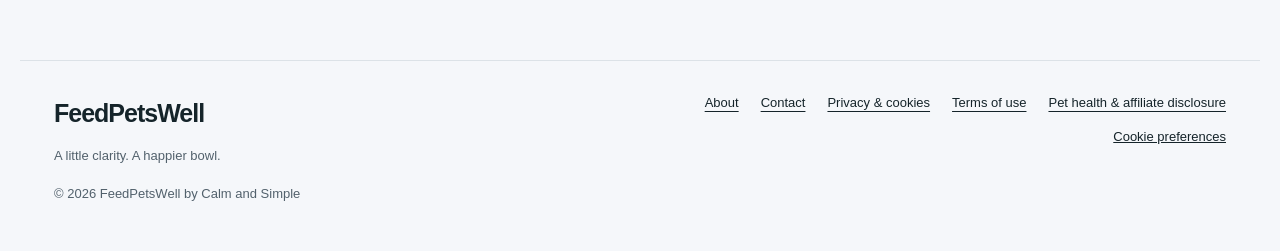
<file: homemade-christmas-pet-treats.html>
<!doctype html><html lang="en"><head><meta charset="utf-8"><meta name="viewport" content="width=device-width,initial-scale=1"><title>Homemade Christmas Treats for Dogs and Cats | FeedPetsWell</title><meta name="description" content="Easy homemade Christmas pet treats: pumpkin peanut butter dog biscuits, tuna cat biscuits and a frozen lick-mat treat, with safety tips and serving sizes."><link rel="canonical" href="https://feedpetswell.com/homemade-christmas-pet-treats.html"><meta property="og:title" content="Homemade Christmas Treats for Dogs and Cats"><meta property="og:description" content="Easy homemade Christmas pet treats: pumpkin peanut butter dog biscuits, tuna cat biscuits and a frozen lick-mat treat, with safety tips and serving sizes."><meta property="og:url" content="https://feedpetswell.com/homemade-christmas-pet-treats.html"><meta property="og:type" content="article"><meta property="og:site_name" content="FeedPetsWell"><script type="application/ld+json">{"@context": "https://schema.org", "@graph": [{"@type": "Article", "headline": "Homemade Christmas Treats for Dogs and Cats", "description": "Easy homemade Christmas pet treats: pumpkin peanut butter dog biscuits, tuna cat biscuits and a frozen lick-mat treat, with safety tips and serving sizes.", "mainEntityOfPage": "https://feedpetswell.com/homemade-christmas-pet-treats.html", "author": {"@type": "Organization", "name": "FeedPetsWell", "url": "https://feedpetswell.com/"}, "publisher": {"@type": "Organization", "name": "Calm and Simple"}, "datePublished": "2026-11-11", "dateModified": "2026-11-11", "inLanguage": "en"}, {"@type": "FAQPage", "mainEntity": [{"@type": "Question", "name": "Can I use regular peanut butter in dog treats?", "acceptedAnswer": {"@type": "Answer", "text": "Only if it has no xylitol (sometimes listed as birch sugar). Unsalted, plain peanut butter is best. Always read the label."}}, {"@type": "Question", "name": "Can I use pumpkin pie filling?", "acceptedAnswer": {"@type": "Answer", "text": "No. Use plain 100% pumpkin purée. Pie filling has sugar and spices that dogs don’t need."}}, {"@type": "Question", "name": "How long do homemade pet treats keep?", "acceptedAnswer": {"@type": "Answer", "text": "The tuna cat biscuits keep up to three days in an airtight container or a month in the freezer. Keep the dog biscuits in an airtight container, and freeze some if you’ve made a big batch."}}, {"@type": "Question", "name": "Can cats eat the dog biscuits?", "acceptedAnswer": {"@type": "Answer", "text": "They’re made for dogs. Cats need different nutrition, so give cats their own treats, like the tuna biscuits."}}]}, {"@type": "Recipe", "name": "Pumpkin Peanut Butter Christmas Dog Biscuits", "description": "Easy homemade dog biscuits with plain pumpkin, xylitol-free peanut butter, eggs and whole wheat flour.", "recipeIngredient": ["2/3 cup plain pumpkin purée (not pie filling)", "1/4 cup xylitol-free, unsalted peanut butter", "2 large eggs", "2 1/2 to 3 cups whole wheat flour"], "recipeInstructions": [{"@type": "HowToStep", "text": "Heat the oven to 350°F and line a baking sheet with parchment."}, {"@type": "HowToStep", "text": "Beat the pumpkin, peanut butter and eggs together for 1 to 2 minutes."}, {"@type": "HowToStep", "text": "Mix in 2 1/2 cups of flour, then add more, a little at a time, until the dough isn’t sticky."}, {"@type": "HowToStep", "text": "Roll out to about 1/4 inch thick and cut out Christmas shapes."}, {"@type": "HowToStep", "text": "Bake 20 to 25 minutes, until the edges are golden. Cool completely."}], "recipeCategory": "Dog treats", "prepTime": "PT20M", "cookTime": "PT25M", "author": {"@type": "Organization", "name": "FeedPetsWell"}}, {"@type": "Recipe", "name": "Tuna Christmas Cat Biscuits", "description": "Simple baked cat biscuits made with tuna in spring water, flour, egg and a little catnip.", "recipeIngredient": ["1 small can (145 g) tuna in spring water, drained", "120 g (about 1 cup) plain flour", "1 egg", "1 tbsp dried catnip (optional)"], "recipeInstructions": [{"@type": "HowToStep", "text": "Heat the oven to 180°C fan or 200°C regular (about 375 to 400°F)."}, {"@type": "HowToStep", "text": "Blend everything into a thick, smooth dough."}, {"@type": "HowToStep", "text": "Roll into about 25 small balls and flatten slightly on a lined tray."}, {"@type": "HowToStep", "text": "Bake about 30 minutes, until crisp. Cool before serving."}], "recipeYield": "25 biscuits", "recipeCategory": "Cat treats", "cookTime": "PT30M", "author": {"@type": "Organization", "name": "FeedPetsWell"}}]}</script><link rel="icon" href="favicon.svg"><link rel="stylesheet" href="style.css"><script async src="https://pagead2.googlesyndication.com/pagead/js/adsbygoogle.js?client=ca-pub-4805688858425253" crossorigin="anonymous"></script><style>.article{max-width:860px}.callout{background:var(--lime);border-radius:16px;padding:18px 22px;margin:22px 0}.callout.warn{background:#fff1ec;border:1px solid #f3c7b5}.twocol{display:grid;grid-template-columns:1fr 1fr;gap:18px;margin:18px 0}.card{background:white;border:1px solid var(--line);border-radius:18px;padding:20px 22px}.card h3{margin:0 0 8px;font-size:19px}.card ul{margin:0;padding-left:20px}.toc{background:white;border:1px solid var(--line);border-radius:16px;padding:16px 22px;margin:22px 0}.toc a{display:inline-block;margin:4px 14px 4px 0;font-weight:650;font-size:15px}table.safe{width:100%;border-collapse:collapse;background:white;border-radius:14px;overflow:hidden;margin:16px 0}table.safe th,table.safe td{text-align:left;padding:11px 14px;border-bottom:1px solid var(--line);vertical-align:top;font-size:15px}table.safe th{background:#eef2ff}.recipe-box{background:white;border:1px solid var(--line);border-radius:20px;padding:24px 26px;margin:26px 0}.recipe-box h2{margin-top:0}.meta{display:flex;flex-wrap:wrap;gap:8px;padding:0;list-style:none;margin:0 0 16px}.meta li{background:#eef2ff;border-radius:20px;padding:4px 12px;font-size:13px;font-weight:650}.sources{font-size:14px;color:var(--muted)}.next{display:grid;grid-template-columns:repeat(3,1fr);gap:14px;margin:18px 0 30px}.next a{background:white;border:1px solid var(--line);border-radius:16px;padding:16px;text-decoration:none;font-weight:700}.next a span{display:block;font-weight:400;font-size:14px;color:var(--muted);margin-top:4px}@media(max-width:700px){.twocol,.next{grid-template-columns:1fr}table.safe th,table.safe td{padding:9px 10px;font-size:14px}}</style></head><body><a class="skip" href="#main">Skip to content</a><header><a class="brand" href="./" aria-label="FeedPetsWell home"><span class="brandmark">fp.</span>FeedPetsWell</a><nav aria-label="Main navigation"><a href="./#calculator">Calculator</a><a href="feeding-guide.html">Feeding guide</a><a class="nav-shop" href="./#wellness">The Vet Bill Saver ↗</a></nav></header><main id="main" class="article"><p class="eyebrow">CHRISTMAS WITH PETS</p><h1>Homemade Christmas treats for dogs and cats</h1>
<p class="lede">The family is baking. Why should the pets miss out? These simple treats use a handful of pantry ingredients and make sweet stocking stuffers for the animal lovers on your list.</p>
<div class="callout warn"><strong>Before you start:</strong> check every label. Peanut butter must be <strong>xylitol-free</strong>, pumpkin must be <strong>plain purée</strong>, not pie filling, and never add chocolate, raisins, onion, garlic or sugar. If your pet has allergies or a health condition, ask your vet first.</div>
<div class="recipe-box" id="dog-biscuits"><p class="eyebrow">FOR DOGS</p><h2>🐕 Pumpkin peanut butter Christmas biscuits</h2>
<ul class="meta"><li>Oven 350°F</li><li>20 min prep</li><li>20–25 min bake</li><li>Cut into stars, bones or trees</li></ul>
<h3>Ingredients</h3><ul><li>⅔ cup plain pumpkin purée (not pie filling)</li><li>¼ cup xylitol-free, unsalted peanut butter</li><li>2 large eggs</li><li>2½ to 3 cups whole wheat flour</li></ul>
<h3>Method</h3><ol><li>Heat the oven to 350°F and line a baking sheet with parchment.</li><li>Beat the pumpkin, peanut butter and eggs together for 1 to 2 minutes.</li><li>Mix in 2½ cups of flour, then add more, a little at a time, until the dough isn’t sticky.</li><li>Roll out on a floured counter to about ¼ inch thick and cut out Christmas shapes.</li><li>Bake 20 to 25 minutes, until the edges are golden. Cool completely before serving.</li></ol>
<p class="small">Recipe adapted from <a href="https://www.zoetispetcare.com/blog/article/peanut-butter-dog-treat-recipe">Zoetis Petcare</a>. Small cookie cutters make treat-sized biscuits that are easier to fit into the daily treat budget.</p></div>
<div class="recipe-box" id="cat-biscuits"><p class="eyebrow">FOR CATS</p><h2>🐈 Tuna Christmas cat biscuits</h2>
<ul class="meta"><li>Oven 180°C fan / 200°C</li><li>About 30 min bake</li><li>Makes about 25</li><li>1 biscuit a day</li></ul>
<h3>Ingredients</h3><ul><li>1 small can (145 g) tuna in spring water, drained</li><li>120 g (about 1 cup) plain flour</li><li>1 egg</li><li>1 tbsp dried catnip (optional)</li></ul>
<h3>Method</h3><ol><li>Heat the oven to 180°C fan or 200°C regular (about 375 to 400°F).</li><li>Blend everything into a thick, smooth dough.</li><li>Roll into about 25 small balls and flatten slightly on a lined tray. Keep each one small.</li><li>Bake about 30 minutes, until crisp. Cool before serving.</li></ol>
<div class="callout"><strong>Serving size:</strong> one biscuit is about 10% of an average cat’s daily calories, so give <strong>one a day</strong> and serve a little less dinner that day. Keeps 3 days in an airtight container or a month in the freezer.</div>
<p class="small">Recipe and serving advice from <a href="https://www.pdsa.org.uk/what-we-do/blog/make-your-own-tasty-tuna-cat-biscuits">PDSA</a>.</p></div>
<div class="recipe-box" id="frozen-lick-mat"><p class="eyebrow">FOR DOGS (NO BAKING)</p><h2>❄️ Frozen “snow day” lick mat</h2>
<p>Spread a thin layer of plain pumpkin purée or your dog’s usual wet food on a <a href="https://www.amazon.ca/s?k=lick+mat+for+dogs+cats&amp;tag=ctak42701-20" rel="sponsored nofollow noopener" target="_blank">lick mat</a> and freeze for an hour or two. It keeps a dog busy and calm while guests arrive. Count it toward the day’s treats.</p></div>
<h2>Wrap them up as gifts</h2>
<p>Pack biscuits in a clean jar or a cellophane bag tied with ribbon, and add a little tag with the ingredients and the date. Pet-owning friends will love knowing exactly what’s inside.</p>
<h2>How many is too many?</h2>
<p>Homemade still counts! Treats should stay under 10% of your pet’s daily calories (<a href="https://wsava.org/wp-content/uploads/2024/06/Feeding-treats-to-your-dog-v2.pdf">WSAVA</a>). <a href="./#calculator">Use the FeedPetsWell calculator</a> to find your pet’s daily total, and see <a href="christmas-pet-treats.html">which Christmas foods are safe to share</a>.</p>
<h2 id="faq">Questions people ask</h2><details><summary>Can I use regular peanut butter in dog treats?</summary><p>Only if it has no xylitol (sometimes listed as birch sugar). Unsalted, plain peanut butter is best. Always read the label.</p></details><details><summary>Can I use pumpkin pie filling?</summary><p>No. Use plain 100% pumpkin purée. Pie filling has sugar and spices that dogs don’t need.</p></details><details><summary>How long do homemade pet treats keep?</summary><p>The tuna cat biscuits keep up to three days in an airtight container or a month in the freezer. Keep the dog biscuits in an airtight container, and freeze some if you’ve made a big batch.</p></details><details><summary>Can cats eat the dog biscuits?</summary><p>They’re made for dogs. Cats need different nutrition, so give cats their own treats, like the tuna biscuits.</p></details>
<h2>More for a happy pet Christmas</h2><div class="next" style="grid-template-columns:1fr"><a href="christmas-pet-treats.html">Christmas food: safe or not?<span>What pets can share from the table, and what to keep away</span></a></div>
<p class="small"><em>Some links go to Amazon. As an Amazon Associate, FeedPetsWell earns from qualifying purchases, at no extra cost to you.</em></p><p class="sources">Sources: <a href="https://www.zoetispetcare.com/blog/article/peanut-butter-dog-treat-recipe">Zoetis Petcare peanut butter dog treat recipe</a> · <a href="https://www.pdsa.org.uk/what-we-do/blog/make-your-own-tasty-tuna-cat-biscuits">PDSA tuna cat biscuits</a> · <a href="https://wsava.org/wp-content/uploads/2024/06/Feeding-treats-to-your-dog-v2.pdf">WSAVA: feeding treats to your dog</a></p>
<p class="small"><em>FeedPetsWell shares general information to help you ask better questions. It is not veterinary advice and has not been reviewed by a veterinarian. If your pet has a health condition, is on a special diet, or seems unwell, please talk to your vet.</em></p><a class="primary" href="./#calculator">Use the feeding calculator ↗</a></main><footer><div><a class="brand" href="./">FeedPetsWell</a><p>A little clarity. A happier bowl.</p><small>© 2026 FeedPetsWell by Calm and Simple</small></div><div class="footerlinks"><a href="about.html">About</a><a href="contact.html">Contact</a><a href="privacy.html">Privacy & cookies</a><a href="terms.html">Terms of use</a><a href="disclaimer.html">Pet health & affiliate disclosure</a><button class="textbutton" data-cookie-open>Cookie preferences</button></div></footer><dialog id="cookies"><h2>Your privacy, your choice.</h2><p>The calculator works without analytics. Allow optional Google Analytics to help us understand site usage? Your pet’s form entries are not sent to Analytics.</p><p><a href="privacy.html">Read our privacy & cookie policy</a></p><div class="cookiebuttons"><button data-consent="no">Reject analytics</button><button class="primary" data-consent="yes">Allow analytics</button></div></dialog><script src="privacy.js" defer></script></body></html>
</file>
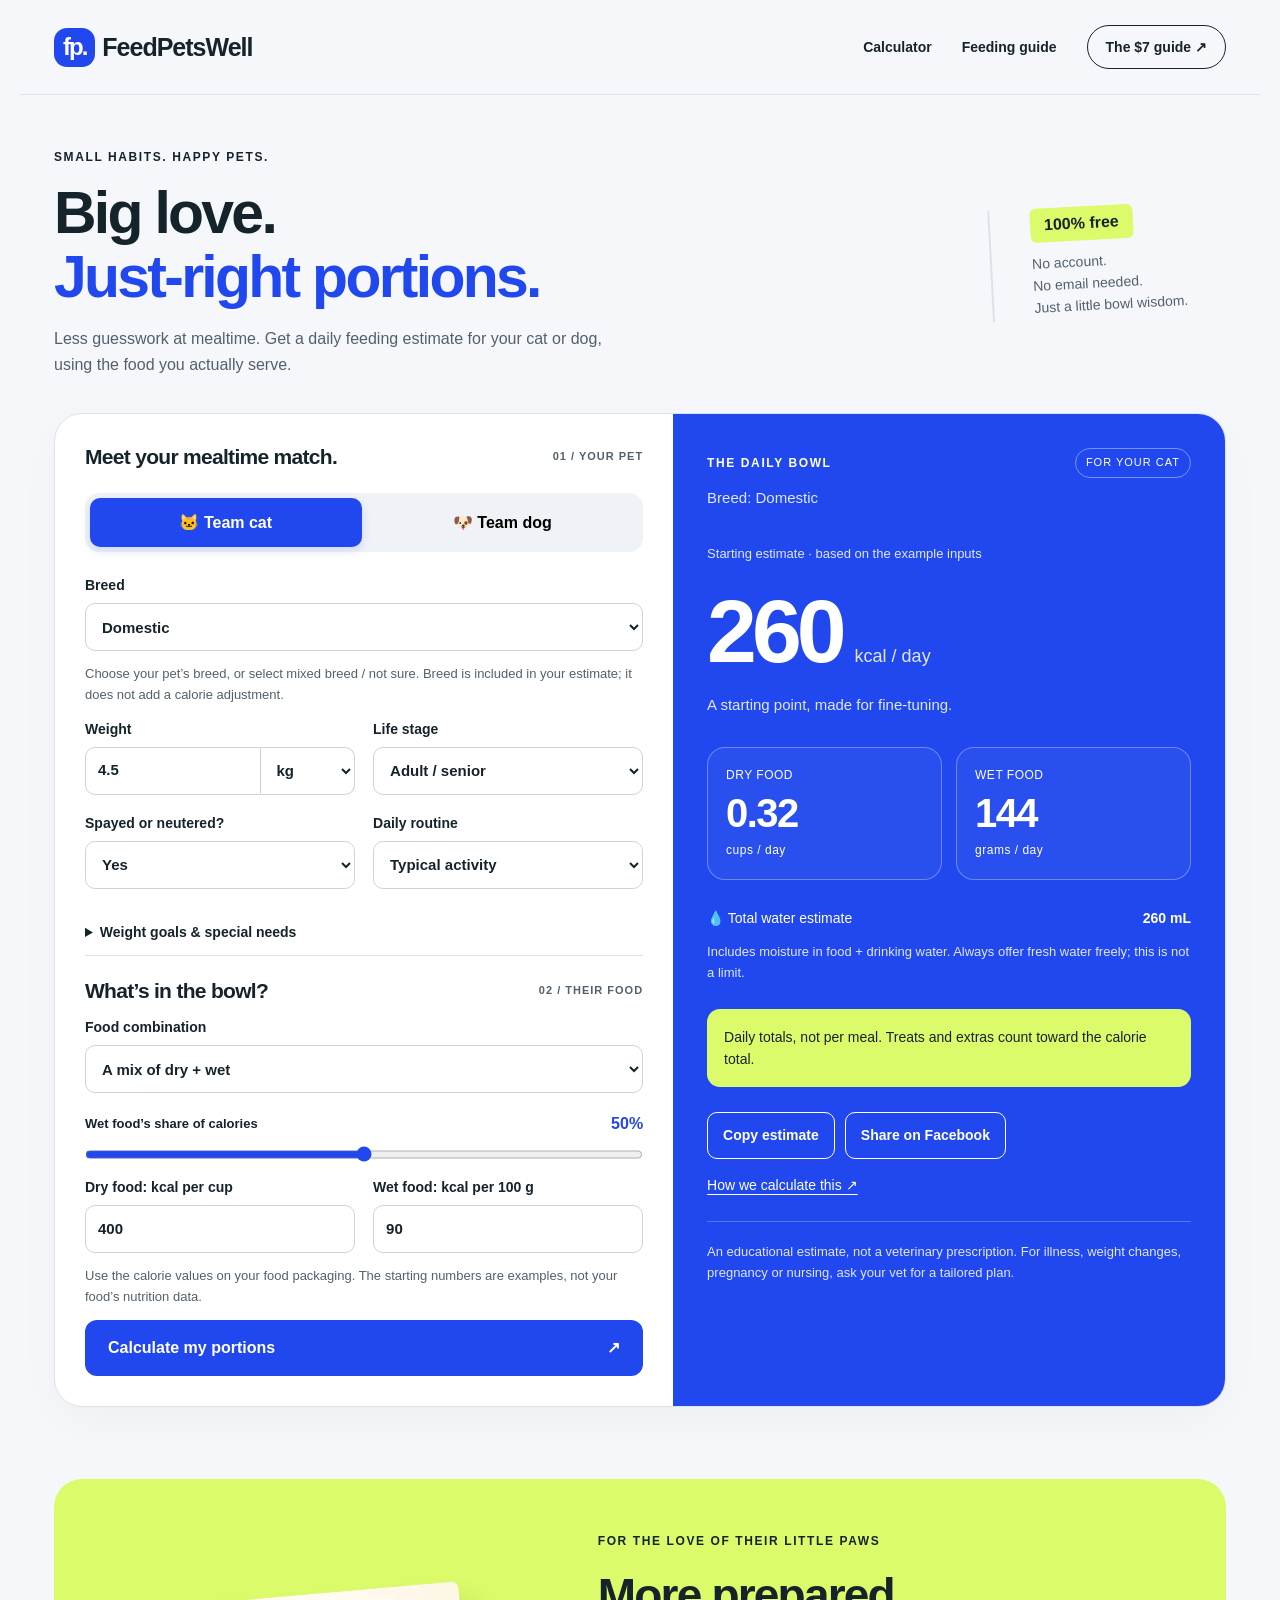
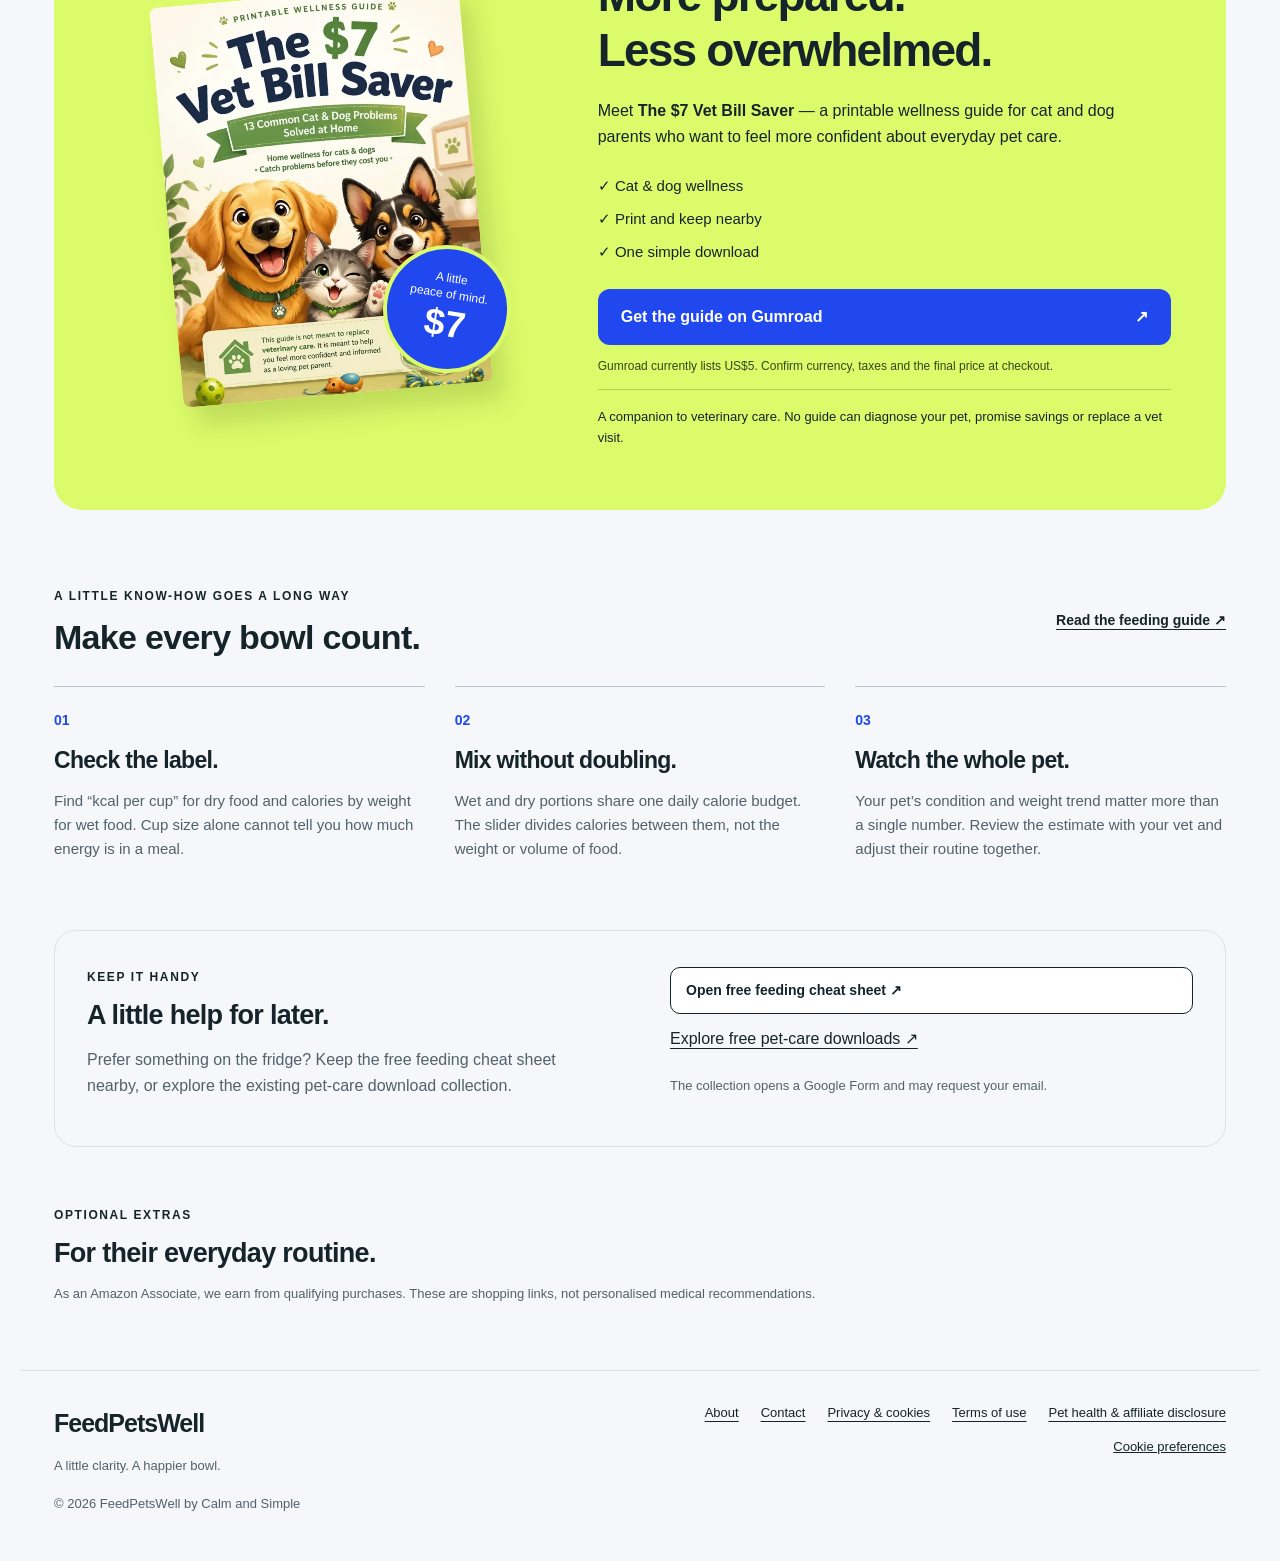
<file: index (7).html>
<!doctype html><html lang="en"><head><meta charset="utf-8"><meta name="viewport" content="width=device-width,initial-scale=1"><title>Cat & Dog Feeding Calculator | FeedPetsWell</title><meta name="description" content="Simple pet feeding estimates, practical guidance and printable wellness resources for cat and dog owners."><meta name="google-site-verification" content="kcTgtNbim-aIJYTtBA2O4tRLavfRM7BDeSpDGk0iWt8"><link rel="canonical" href="https://ctnb427-debug.github.io/FeedPetsWell/"><meta property="og:title" content="Cat & Dog Feeding Calculator | FeedPetsWell"><meta property="og:description" content="Simple pet feeding estimates, practical guidance and printable wellness resources for cat and dog owners."><link rel="icon" href="favicon.svg"><link rel="stylesheet" href="style.css"></head><body><a class="skip" href="#main">Skip to content</a><header><a class="brand" href="./" aria-label="FeedPetsWell home"><span class="brandmark">fp.</span>FeedPetsWell</a><nav aria-label="Main navigation"><a href="./#calculator">Calculator</a><a href="feeding-guide.html">Feeding guide</a><a class="nav-shop" href="./#wellness">The $7 guide ↗</a></nav></header><main id="main"><section class="intro"><div><span class="eyebrow">SMALL HABITS. HAPPY PETS.</span><h1>Big love.<br><span>Just-right portions.</span></h1><p>Less guesswork at mealtime. Get a daily feeding estimate for your cat or dog, using the food you actually serve.</p></div><div class="intro-note"><span>100% free</span><p>No account.<br>No email needed.<br>Just a little bowl wisdom.</p></div></section>
<section id="calculator" class="calculator" aria-label="Pet feeding calculator"><div class="input-panel"><div class="section-top"><h2>Meet your mealtime match.</h2><span class="pill">01 / YOUR PET</span></div><div class="pet-switch" role="group" aria-label="Pet type"><button class="selected" data-pet="cat" aria-pressed="true">🐱 Team cat</button><button data-pet="dog" aria-pressed="false">🐶 Team dog</button></div><form id="pet-form"><label for="breed">Breed<select id="breed" aria-describedby="breed-help"><option>Domestic</option></select></label><p id="breed-help" class="small">Choose your pet’s breed, or select mixed breed / not sure. Breed is included in your estimate; it does not add a calorie adjustment.</p><div class="fields"><label>Weight<div class="joined"><input id="weight" type="number" min="0.1" max="200" step="any" value="4.5" required aria-label="Pet weight"><select id="units" aria-label="Weight units"><option value="kg">kg</option><option value="lb">lb</option></select></div></label><label>Life stage<select id="stage"><option value="adult">Adult / senior</option><option value="young">Kitten / puppy under 4 months</option><option value="growing">Growing pet, 4+ months</option></select></label><label>Spayed or neutered?<select id="neutered"><option value="yes">Yes</option><option value="no">No</option></select></label><label>Daily routine<select id="activity"><option value="normal">Typical activity</option><option value="low">Low activity / gains weight easily</option><option value="high">Very active / working pet</option></select></label></div><details class="extra"><summary>Weight goals & special needs</summary><div class="fields"><label>Weight goal<select id="goal"><option value="maintain">Maintain</option><option value="lose">Lose weight</option><option value="gain">Gain weight</option></select></label><label>Health considerations<select id="health"><option value="healthy">Generally healthy</option><option value="special">Sensitive digestion / medical needs</option><option value="pregnant">Pregnant or nursing</option></select></label></div><p class="small">These options help flag when a veterinary feeding plan is needed. Breed and sex alone do not set your pet’s portions.</p></details><div class="section-top food-heading"><h3>What’s in the bowl?</h3><span class="pill">02 / THEIR FOOD</span></div><label>Food combination<select id="food"><option value="mixed">A mix of dry + wet</option><option value="dry">Dry food only</option><option value="wet">Wet food only</option></select></label><div id="split-wrap"><div class="range-label"><label for="split">Wet food’s share of calories</label><output id="split-label">50%</output></div><input type="range" id="split" min="0" max="100" step="5" value="50"></div><div class="fields food-fields"><label id="dry-label">Dry food: kcal per cup<input id="dry" type="number" value="400" min="1" max="2000" step="any" required></label><label id="wet-label">Wet food: kcal per 100 g<input id="wet" type="number" value="90" min="1" max="1000" step="any" required></label></div><p class="small">Use the calorie values on your food packaging. The starting numbers are examples, not your food’s nutrition data.</p><button type="submit" class="primary calculate">Calculate my portions <span>↗</span></button></form></div>
<aside class="result-panel"><div class="section-top"><span class="eyebrow">THE DAILY BOWL</span><span id="pet-label">FOR YOUR CAT</span></div><div id="results" aria-live="polite" aria-atomic="true"><p id="breed-result" class="result-description"></p><p id="result-status">Starting estimate · based on the example inputs</p><div class="calorie-number"><span id="calories">260</span><span>kcal / day</span></div><p class="result-description">A starting point, made for fine-tuning.</p><div class="portion-grid"><div><span>DRY FOOD</span><strong id="dry-out">0.32</strong><span>cups / day</span></div><div><span>WET FOOD</span><strong id="wet-out">144</strong><span id="wet-unit">grams / day</span></div></div><div class="water-row"><span>💧 Total water estimate</span><strong id="water-out">260 mL</strong></div><p class="small">Includes moisture in food + drinking water. Always offer fresh water freely; this is not a limit.</p><p id="guidance" class="result-guidance">Daily totals, not per meal. Treats and extras count toward the calorie total.</p></div><div class="share-row"><button id="copy" class="outline">Copy estimate</button><a id="share" class="outline" target="_blank" rel="noopener noreferrer">Share on Facebook</a></div><p id="copy-status" role="status" class="small"></p><a class="method-link" href="feeding-guide.html#method">How we calculate this ↗</a><p class="small result-disclaimer">An educational estimate, not a veterinary prescription. For illness, weight changes, pregnancy or nursing, ask your vet for a tailored plan.</p></aside></section>
<section class="wellness" id="wellness"><div class="cover-wrap"><img src="assets/vet-bill-saver.webp" alt="The $7 Vet Bill Saver printable wellness guide cover featuring two dogs and a cat" width="850" height="1100" loading="lazy"><span class="price-sticker">A little<br>peace of mind.<strong>$7</strong></span></div><div class="wellness-copy"><span class="eyebrow">FOR THE LOVE OF THEIR LITTLE PAWS</span><h2>More prepared.<br>Less overwhelmed.</h2><p>Meet <strong>The $7 Vet Bill Saver</strong> — a printable wellness guide for cat and dog parents who want to feel more confident about everyday pet care.</p><div class="benefits"><span>✓ Cat & dog wellness</span><span>✓ Print and keep nearby</span><span>✓ One simple download</span></div><a class="primary buy" href="https://calmtools7.gumroad.com/l/VetBillSaver" target="_blank" rel="noopener noreferrer">Get the guide on Gumroad <span>↗</span></a><p class="small">Gumroad currently lists US$5. Confirm currency, taxes and the final price at checkout.</p><p class="guide-disclaimer">A companion to veterinary care. No guide can diagnose your pet, promise savings or replace a vet visit.</p></div></section>
<section class="learn"><div class="section-top"><div><span class="eyebrow">A LITTLE KNOW-HOW GOES A LONG WAY</span><h2>Make every bowl count.</h2></div><a href="feeding-guide.html">Read the feeding guide ↗</a></div><div class="learn-grid"><article><span class="step">01</span><h3>Check the label.</h3><p>Find “kcal per cup” for dry food and calories by weight for wet food. Cup size alone cannot tell you how much energy is in a meal.</p></article><article><span class="step">02</span><h3>Mix without doubling.</h3><p>Wet and dry portions share one daily calorie budget. The slider divides calories between them, not the weight or volume of food.</p></article><article><span class="step">03</span><h3>Watch the whole pet.</h3><p>Your pet’s condition and weight trend matter more than a single number. Review the estimate with your vet and adjust their routine together.</p></article></div></section>
<section class="downloads"><div><span class="eyebrow">KEEP IT HANDY</span><h2>A little help for later.</h2><p>Prefer something on the fridge? Keep the free feeding cheat sheet nearby, or explore the existing pet-care download collection.</p></div><div><a class="outline" href="pet_feeding_cheatsheet.pdf">Open free feeding cheat sheet ↗</a><a href="https://forms.gle/VU2vFwS6Qtu7TtTt7" target="_blank" rel="noopener noreferrer">Explore free pet-care downloads ↗</a><p class="small">The collection opens a Google Form and may request your email.</p></div></section>
<section class="shop-section"><span class="eyebrow">OPTIONAL EXTRAS</span><h2>For their everyday routine.</h2><p class="small">As an Amazon Associate, we earn from qualifying purchases. These are shopping links, not personalised medical recommendations.</p><div class="shop-grid"><a href="https://amzn.to/4moT9z4" target="_blank" rel="sponsored noopener noreferrer">Pet water fountain<span>View on Amazon ↗</span></a><a href="https://amzn.to/4cdVO9X" target="_blank" rel="sponsored noopener noreferrer">Dog chew toy<span>View on Amazon ↗</span></a><a href="https://amzn.to/4volCZR" target="_blank" rel="sponsored noopener noreferrer">Training treats<span>View on Amazon ↗</span></a><a href="https://amzn.to/4t9PZSg" target="_blank" rel="sponsored noopener noreferrer">Grooming brush<span>View on Amazon ↗</span></a></div></section></main><script src="calculator.js" defer></script><footer><div><a class="brand" href="./">FeedPetsWell</a><p>A little clarity. A happier bowl.</p><small>© 2026 FeedPetsWell by Calm and Simple</small></div><div class="footerlinks"><a href="about.html">About</a><a href="contact.html">Contact</a><a href="privacy.html">Privacy & cookies</a><a href="terms.html">Terms of use</a><a href="disclaimer.html">Pet health & affiliate disclosure</a><button class="textbutton" data-cookie-open>Cookie preferences</button></div></footer><dialog id="cookies"><h2>Your privacy, your choice.</h2><p>The calculator works without analytics. Allow optional Google Analytics to help us understand site usage? Your pet’s form entries are not sent to Analytics.</p><p><a href="privacy.html">Read our privacy & cookie policy</a></p><div class="cookiebuttons"><button data-consent="no">Reject analytics</button><button class="primary" data-consent="yes">Allow analytics</button></div></dialog><script src="privacy.js" defer></script></body></html>
</file>
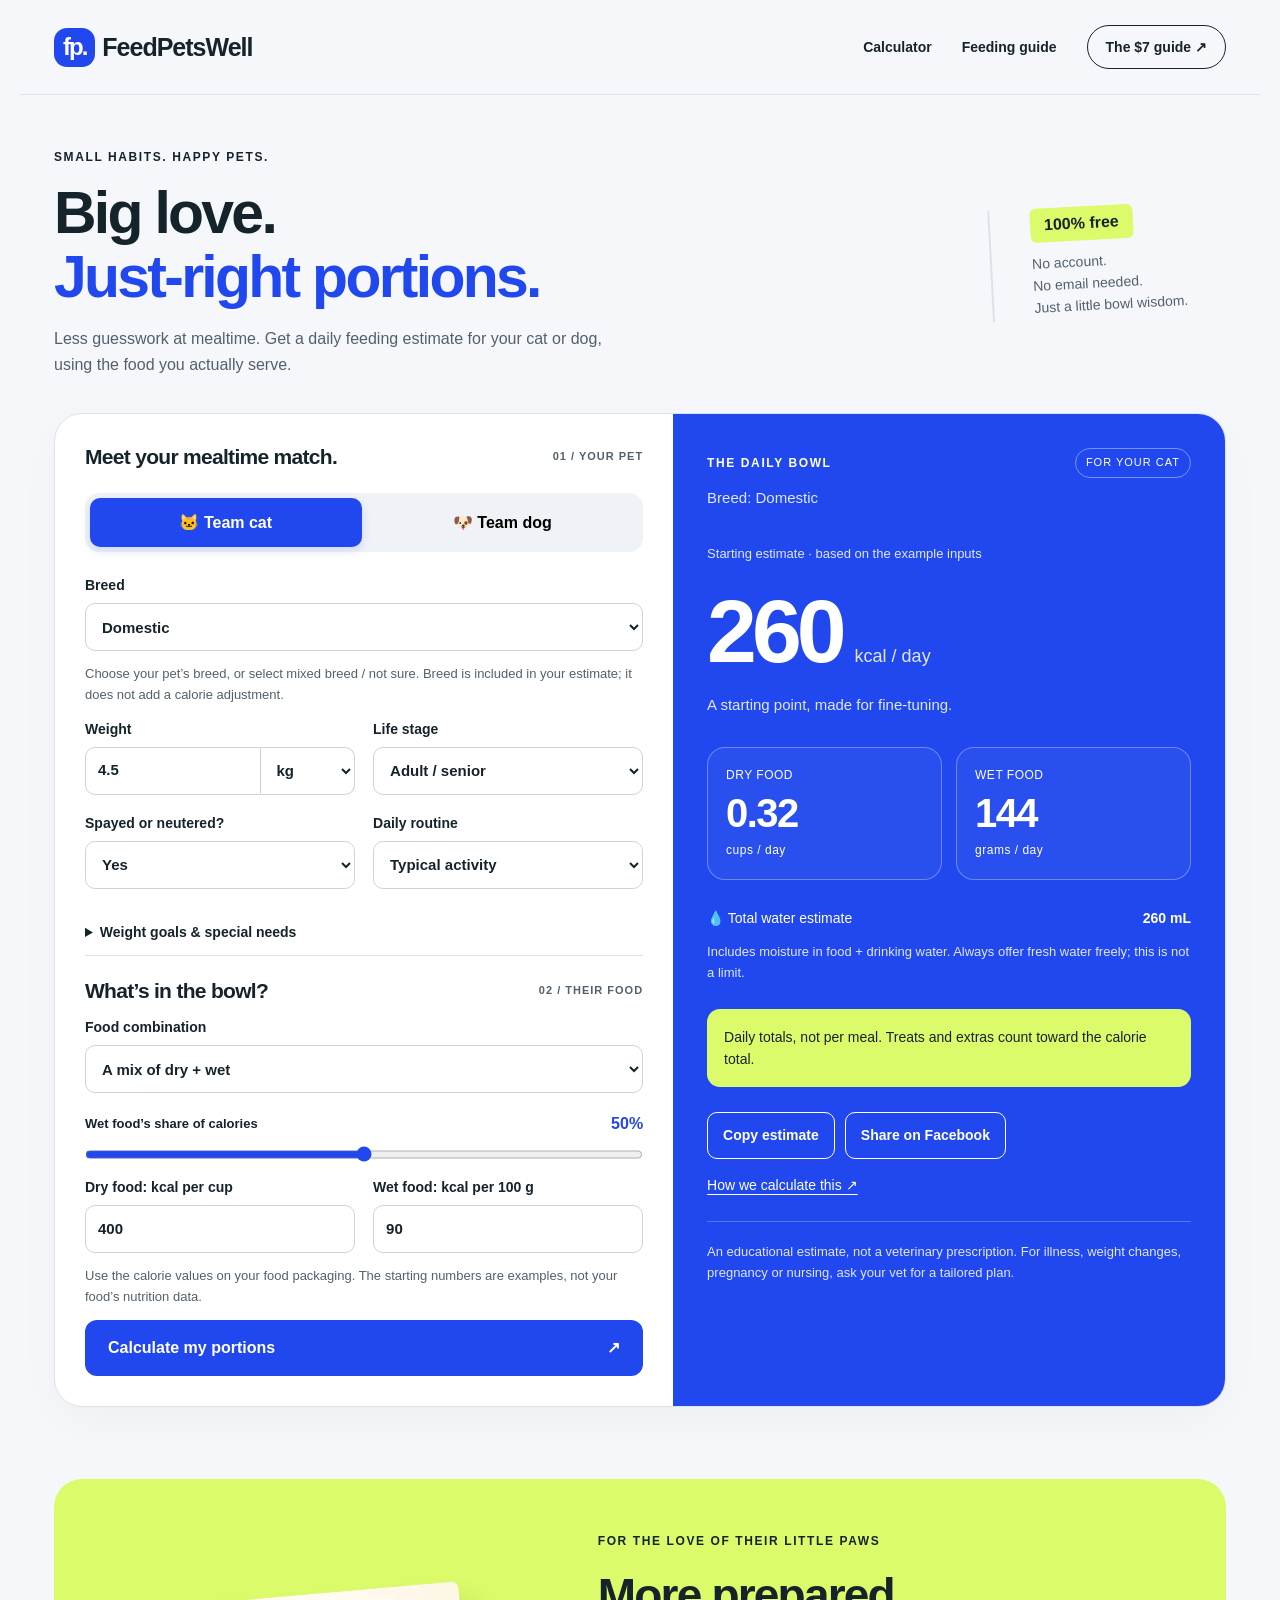
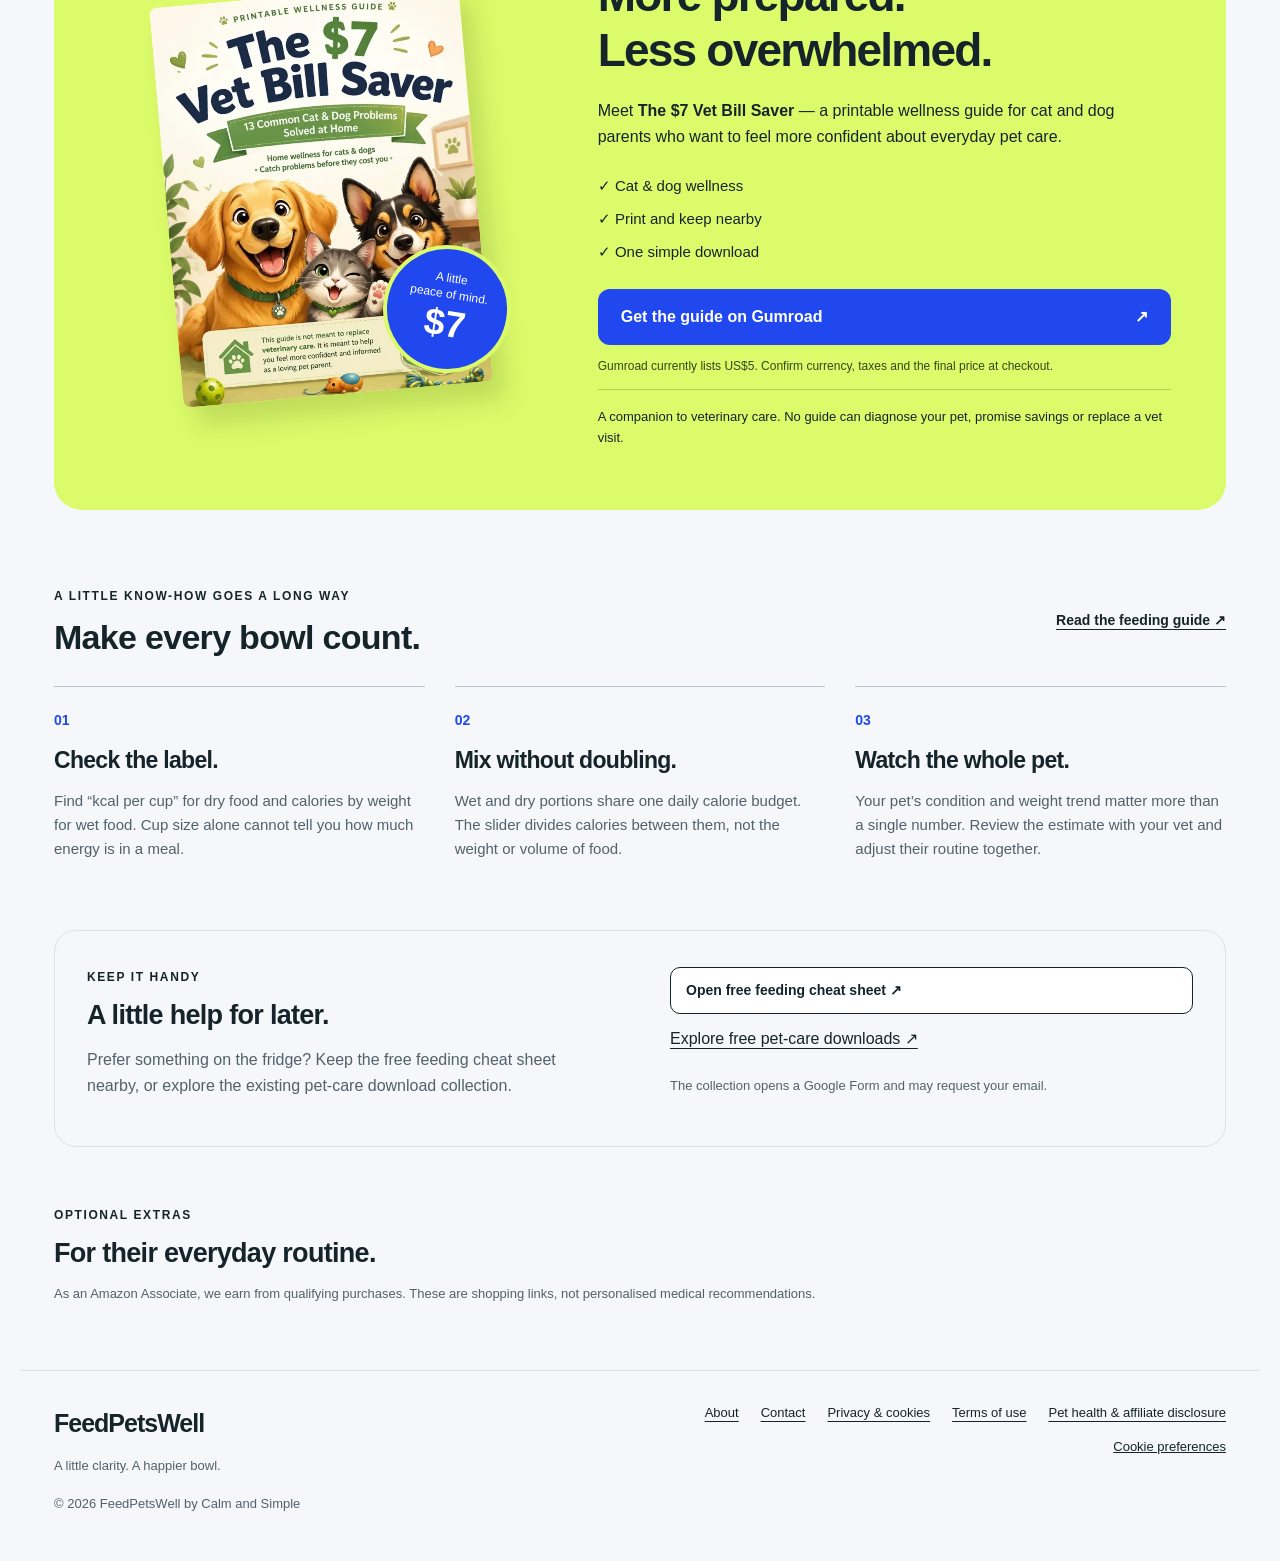
<file: index(20260920-193620).html>
<!doctype html><html lang="en"><head><meta charset="utf-8"><meta name="viewport" content="width=device-width,initial-scale=1"><title>Cat & Dog Feeding Calculator | FeedPetsWell</title><meta name="description" content="Simple pet feeding estimates, practical guidance and printable wellness resources for cat and dog owners."><meta name="google-site-verification" content="kcTgtNbim-aIJYTtBA2O4tRLavfRM7BDeSpDGk0iWt8"><link rel="canonical" href="https://feedpetswell.com/"><meta property="og:title" content="Cat & Dog Feeding Calculator | FeedPetsWell"><meta property="og:description" content="Simple pet feeding estimates, practical guidance and printable wellness resources for cat and dog owners."><link rel="icon" href="favicon.svg"><link rel="stylesheet" href="style.css"></head><body><a class="skip" href="#main">Skip to content</a><header><a class="brand" href="./" aria-label="FeedPetsWell home"><span class="brandmark">fp.</span>FeedPetsWell</a><nav aria-label="Main navigation"><a href="./#calculator">Calculator</a><a href="feeding-guide.html">Feeding guide</a><a class="nav-shop" href="./#wellness">The $7 guide ↗</a></nav></header><main id="main"><section class="intro"><div><span class="eyebrow">SMALL HABITS. HAPPY PETS.</span><h1>Big love.<br><span>Just-right portions.</span></h1><p>Less guesswork at mealtime. Get a daily feeding estimate for your cat or dog, using the food you actually serve.</p></div><div class="intro-note"><span>100% free</span><p>No account.<br>No email needed.<br>Just a little bowl wisdom.</p></div></section>
<section id="calculator" class="calculator" aria-label="Pet feeding calculator"><div class="input-panel"><div class="section-top"><h2>Meet your mealtime match.</h2><span class="pill">01 / YOUR PET</span></div><div class="pet-switch" role="group" aria-label="Pet type"><button class="selected" data-pet="cat" aria-pressed="true">🐱 Team cat</button><button data-pet="dog" aria-pressed="false">🐶 Team dog</button></div><form id="pet-form"><label for="breed">Breed<select id="breed" aria-describedby="breed-help"><option>Domestic</option></select></label><p id="breed-help" class="small">Choose your pet’s breed, or select mixed breed / not sure. Breed is included in your estimate; it does not add a calorie adjustment.</p><div class="fields"><label>Weight<div class="joined"><input id="weight" type="number" min="0.1" max="200" step="any" value="4.5" required aria-label="Pet weight"><select id="units" aria-label="Weight units"><option value="kg">kg</option><option value="lb">lb</option></select></div></label><label>Life stage<select id="stage"><option value="adult">Adult / senior</option><option value="young">Kitten / puppy under 4 months</option><option value="growing">Growing pet, 4+ months</option></select></label><label>Spayed or neutered?<select id="neutered"><option value="yes">Yes</option><option value="no">No</option></select></label><label>Daily routine<select id="activity"><option value="normal">Typical activity</option><option value="low">Low activity / gains weight easily</option><option value="high">Very active / working pet</option></select></label></div><details class="extra"><summary>Weight goals & special needs</summary><div class="fields"><label>Weight goal<select id="goal"><option value="maintain">Maintain</option><option value="lose">Lose weight</option><option value="gain">Gain weight</option></select></label><label>Health considerations<select id="health"><option value="healthy">Generally healthy</option><option value="special">Sensitive digestion / medical needs</option><option value="pregnant">Pregnant or nursing</option></select></label></div><p class="small">These options help flag when a veterinary feeding plan is needed. Breed and sex alone do not set your pet’s portions.</p></details><div class="section-top food-heading"><h3>What’s in the bowl?</h3><span class="pill">02 / THEIR FOOD</span></div><label>Food combination<select id="food"><option value="mixed">A mix of dry + wet</option><option value="dry">Dry food only</option><option value="wet">Wet food only</option></select></label><div id="split-wrap"><div class="range-label"><label for="split">Wet food’s share of calories</label><output id="split-label">50%</output></div><input type="range" id="split" min="0" max="100" step="5" value="50"></div><div class="fields food-fields"><label id="dry-label">Dry food: kcal per cup<input id="dry" type="number" value="400" min="1" max="2000" step="any" required></label><label id="wet-label">Wet food: kcal per 100 g<input id="wet" type="number" value="90" min="1" max="1000" step="any" required></label></div><p class="small">Use the calorie values on your food packaging. The starting numbers are examples, not your food’s nutrition data.</p><button type="submit" class="primary calculate">Calculate my portions <span>↗</span></button></form></div>
<aside class="result-panel"><div class="section-top"><span class="eyebrow">THE DAILY BOWL</span><span id="pet-label">FOR YOUR CAT</span></div><div id="results" aria-live="polite" aria-atomic="true"><p id="breed-result" class="result-description"></p><p id="result-status">Starting estimate · based on the example inputs</p><div class="calorie-number"><span id="calories">260</span><span>kcal / day</span></div><p class="result-description">A starting point, made for fine-tuning.</p><div class="portion-grid"><div><span>DRY FOOD</span><strong id="dry-out">0.32</strong><span>cups / day</span></div><div><span>WET FOOD</span><strong id="wet-out">144</strong><span id="wet-unit">grams / day</span></div></div><div class="water-row"><span>💧 Total water estimate</span><strong id="water-out">260 mL</strong></div><p class="small">Includes moisture in food + drinking water. Always offer fresh water freely; this is not a limit.</p><p id="guidance" class="result-guidance">Daily totals, not per meal. Treats and extras count toward the calorie total.</p></div><div class="share-row"><button id="copy" class="outline">Copy estimate</button><a id="share" class="outline" target="_blank" rel="noopener noreferrer">Share on Facebook</a></div><p id="copy-status" role="status" class="small"></p><a class="method-link" href="feeding-guide.html#method">How we calculate this ↗</a><p class="small result-disclaimer">An educational estimate, not a veterinary prescription. For illness, weight changes, pregnancy or nursing, ask your vet for a tailored plan.</p></aside></section>
<section class="wellness" id="wellness"><div class="cover-wrap"><img src="assets/vet-bill-saver.webp" alt="The $7 Vet Bill Saver printable wellness guide cover featuring two dogs and a cat" width="850" height="1100" loading="lazy"><span class="price-sticker">A little<br>peace of mind.<strong>$7</strong></span></div><div class="wellness-copy"><span class="eyebrow">FOR THE LOVE OF THEIR LITTLE PAWS</span><h2>More prepared.<br>Less overwhelmed.</h2><p>Meet <strong>The $7 Vet Bill Saver</strong> — a printable wellness guide for cat and dog parents who want to feel more confident about everyday pet care.</p><div class="benefits"><span>✓ Cat & dog wellness</span><span>✓ Print and keep nearby</span><span>✓ One simple download</span></div><a class="primary buy" href="https://calmtools7.gumroad.com/l/VetBillSaver" target="_blank" rel="noopener noreferrer">Get the guide on Gumroad <span>↗</span></a><p class="small">Gumroad currently lists US$5. Confirm currency, taxes and the final price at checkout.</p><p class="guide-disclaimer">A companion to veterinary care. No guide can diagnose your pet, promise savings or replace a vet visit.</p></div></section>
<section class="learn"><div class="section-top"><div><span class="eyebrow">A LITTLE KNOW-HOW GOES A LONG WAY</span><h2>Make every bowl count.</h2></div><a href="feeding-guide.html">Read the feeding guide ↗</a></div><div class="learn-grid"><article><span class="step">01</span><h3>Check the label.</h3><p>Find “kcal per cup” for dry food and calories by weight for wet food. Cup size alone cannot tell you how much energy is in a meal.</p></article><article><span class="step">02</span><h3>Mix without doubling.</h3><p>Wet and dry portions share one daily calorie budget. The slider divides calories between them, not the weight or volume of food.</p></article><article><span class="step">03</span><h3>Watch the whole pet.</h3><p>Your pet’s condition and weight trend matter more than a single number. Review the estimate with your vet and adjust their routine together.</p></article></div></section>
<section class="downloads"><div><span class="eyebrow">KEEP IT HANDY</span><h2>A little help for later.</h2><p>Prefer something on the fridge? Keep the free feeding cheat sheet nearby, or explore the existing pet-care download collection.</p></div><div><a class="outline" href="pet_feeding_cheatsheet.pdf">Open free feeding cheat sheet ↗</a><a href="https://forms.gle/VU2vFwS6Qtu7TtTt7" target="_blank" rel="noopener noreferrer">Explore free pet-care downloads ↗</a><p class="small">The collection opens a Google Form and may request your email.</p></div></section>
<section class="shop-section"><span class="eyebrow">OPTIONAL EXTRAS</span><h2>For their everyday routine.</h2><p class="small">As an Amazon Associate, we earn from qualifying purchases. These are shopping links, not personalised medical recommendations.</p><div class="shop-grid"><a href="https://amzn.to/4moT9z4" target="_blank" rel="sponsored noopener noreferrer">Pet water fountain<span>View on Amazon ↗</span></a><a href="https://amzn.to/4cdVO9X" target="_blank" rel="sponsored noopener noreferrer">Dog chew toy<span>View on Amazon ↗</span></a><a href="https://amzn.to/4volCZR" target="_blank" rel="sponsored noopener noreferrer">Training treats<span>View on Amazon ↗</span></a><a href="https://amzn.to/4t9PZSg" target="_blank" rel="sponsored noopener noreferrer">Grooming brush<span>View on Amazon ↗</span></a></div></section></main><script src="calculator.js" defer></script><footer><div><a class="brand" href="./">FeedPetsWell</a><p>A little clarity. A happier bowl.</p><small>© 2026 FeedPetsWell by Calm and Simple</small></div><div class="footerlinks"><a href="about.html">About</a><a href="contact.html">Contact</a><a href="privacy.html">Privacy & cookies</a><a href="terms.html">Terms of use</a><a href="disclaimer.html">Pet health & affiliate disclosure</a><button class="textbutton" data-cookie-open>Cookie preferences</button></div></footer><dialog id="cookies"><h2>Your privacy, your choice.</h2><p>The calculator works without analytics. Allow optional Google Analytics to help us understand site usage? Your pet’s form entries are not sent to Analytics.</p><p><a href="privacy.html">Read our privacy & cookie policy</a></p><div class="cookiebuttons"><button data-consent="no">Reject analytics</button><button class="primary" data-consent="yes">Allow analytics</button></div></dialog><script src="privacy.js" defer></script></body></html>
</file>
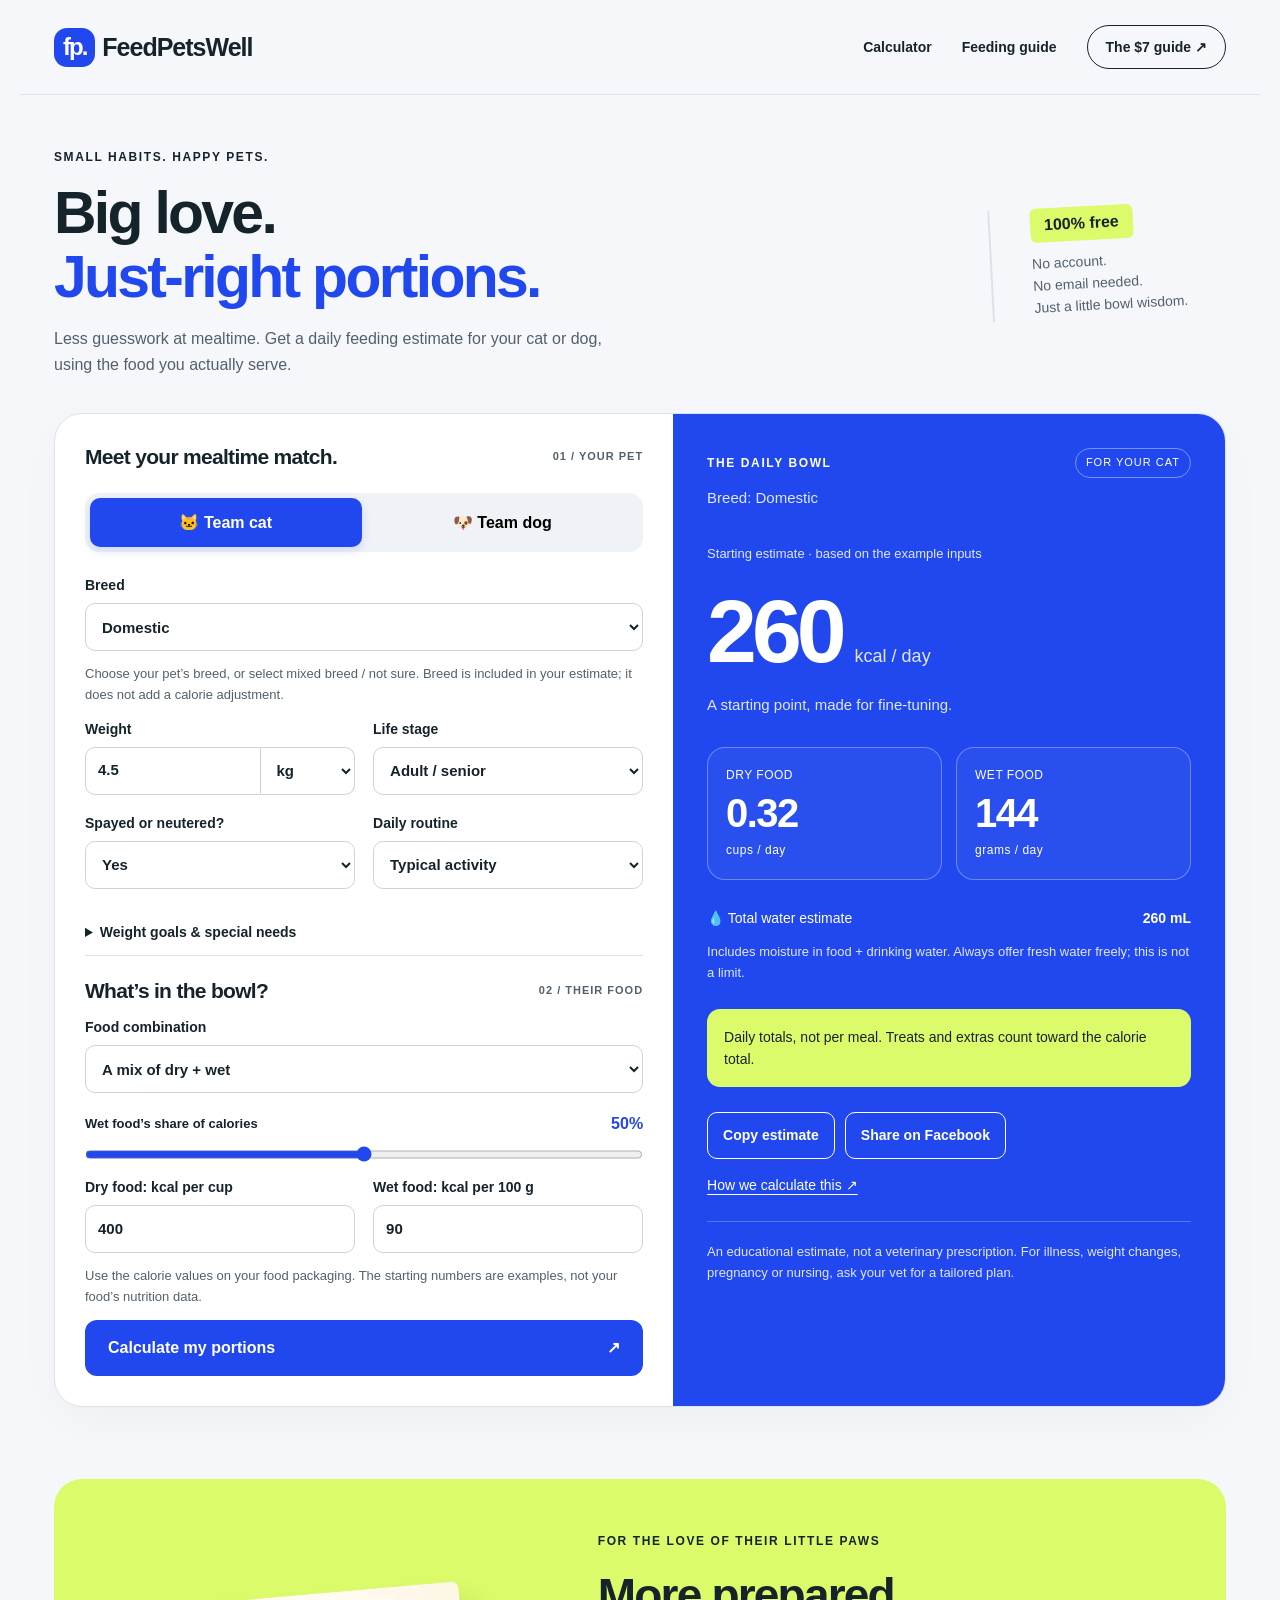
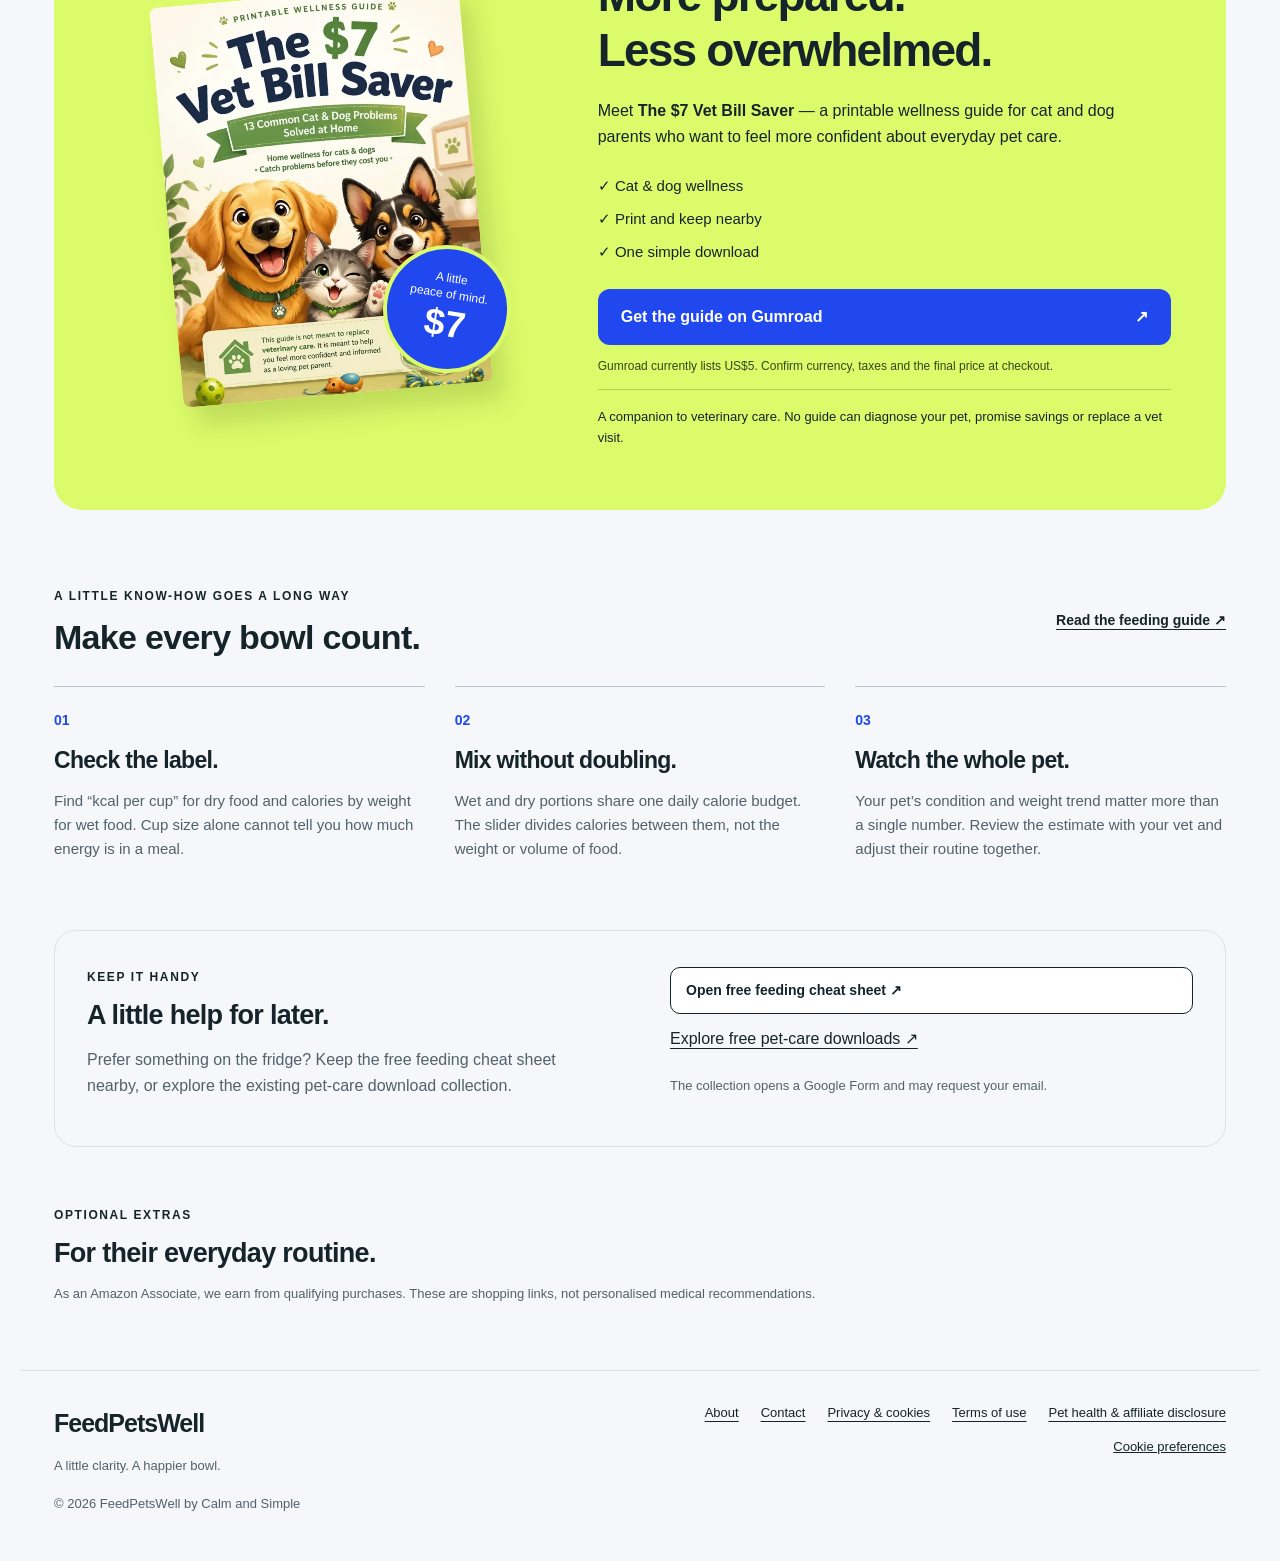
<file: index001.html>
<!doctype html><html lang="en"><head><meta charset="utf-8"><meta name="viewport" content="width=device-width,initial-scale=1"><title>Cat & Dog Feeding Calculator | FeedPetsWell</title><meta name="description" content="Simple pet feeding estimates, practical guidance and printable wellness resources for cat and dog owners."><meta name="google-site-verification" content="kcTgtNbim-aIJYTtBA2O4tRLavfRM7BDeSpDGk0iWt8"><link rel="canonical" href="https://ctnb427-debug.github.io/FeedPetsWell/"><meta property="og:title" content="Cat & Dog Feeding Calculator | FeedPetsWell"><meta property="og:description" content="Simple pet feeding estimates, practical guidance and printable wellness resources for cat and dog owners."><link rel="icon" href="favicon.svg"><link rel="stylesheet" href="style.css"></head><body><a class="skip" href="#main">Skip to content</a><header><a class="brand" href="./" aria-label="FeedPetsWell home"><span class="brandmark">fp.</span>FeedPetsWell</a><nav aria-label="Main navigation"><a href="./#calculator">Calculator</a><a href="feeding-guide.html">Feeding guide</a><a class="nav-shop" href="./#wellness">The $7 guide ↗</a></nav></header><main id="main"><section class="intro"><div><span class="eyebrow">SMALL HABITS. HAPPY PETS.</span><h1>Big love.<br><span>Just-right portions.</span></h1><p>Less guesswork at mealtime. Get a daily feeding estimate for your cat or dog, using the food you actually serve.</p></div><div class="intro-note"><span>100% free</span><p>No account.<br>No email needed.<br>Just a little bowl wisdom.</p></div></section>
<section id="calculator" class="calculator" aria-label="Pet feeding calculator"><div class="input-panel"><div class="section-top"><h2>Meet your mealtime match.</h2><span class="pill">01 / YOUR PET</span></div><div class="pet-switch" role="group" aria-label="Pet type"><button class="selected" data-pet="cat" aria-pressed="true">🐱 Team cat</button><button data-pet="dog" aria-pressed="false">🐶 Team dog</button></div><form id="pet-form"><label for="breed">Breed<select id="breed" aria-describedby="breed-help"><option>Domestic</option></select></label><p id="breed-help" class="small">Choose your pet’s breed, or select mixed breed / not sure. Breed is included in your estimate; it does not add a calorie adjustment.</p><div class="fields"><label>Weight<div class="joined"><input id="weight" type="number" min="0.1" max="200" step="any" value="4.5" required aria-label="Pet weight"><select id="units" aria-label="Weight units"><option value="kg">kg</option><option value="lb">lb</option></select></div></label><label>Life stage<select id="stage"><option value="adult">Adult / senior</option><option value="young">Kitten / puppy under 4 months</option><option value="growing">Growing pet, 4+ months</option></select></label><label>Spayed or neutered?<select id="neutered"><option value="yes">Yes</option><option value="no">No</option></select></label><label>Daily routine<select id="activity"><option value="normal">Typical activity</option><option value="low">Low activity / gains weight easily</option><option value="high">Very active / working pet</option></select></label></div><details class="extra"><summary>Weight goals & special needs</summary><div class="fields"><label>Weight goal<select id="goal"><option value="maintain">Maintain</option><option value="lose">Lose weight</option><option value="gain">Gain weight</option></select></label><label>Health considerations<select id="health"><option value="healthy">Generally healthy</option><option value="special">Sensitive digestion / medical needs</option><option value="pregnant">Pregnant or nursing</option></select></label></div><p class="small">These options help flag when a veterinary feeding plan is needed. Breed and sex alone do not set your pet’s portions.</p></details><div class="section-top food-heading"><h3>What’s in the bowl?</h3><span class="pill">02 / THEIR FOOD</span></div><label>Food combination<select id="food"><option value="mixed">A mix of dry + wet</option><option value="dry">Dry food only</option><option value="wet">Wet food only</option></select></label><div id="split-wrap"><div class="range-label"><label for="split">Wet food’s share of calories</label><output id="split-label">50%</output></div><input type="range" id="split" min="0" max="100" step="5" value="50"></div><div class="fields food-fields"><label id="dry-label">Dry food: kcal per cup<input id="dry" type="number" value="400" min="1" max="2000" step="any" required></label><label id="wet-label">Wet food: kcal per 100 g<input id="wet" type="number" value="90" min="1" max="1000" step="any" required></label></div><p class="small">Use the calorie values on your food packaging. The starting numbers are examples, not your food’s nutrition data.</p><button type="submit" class="primary calculate">Calculate my portions <span>↗</span></button></form></div>
<aside class="result-panel"><div class="section-top"><span class="eyebrow">THE DAILY BOWL</span><span id="pet-label">FOR YOUR CAT</span></div><div id="results" aria-live="polite" aria-atomic="true"><p id="breed-result" class="result-description"></p><p id="result-status">Starting estimate · based on the example inputs</p><div class="calorie-number"><span id="calories">260</span><span>kcal / day</span></div><p class="result-description">A starting point, made for fine-tuning.</p><div class="portion-grid"><div><span>DRY FOOD</span><strong id="dry-out">0.32</strong><span>cups / day</span></div><div><span>WET FOOD</span><strong id="wet-out">144</strong><span id="wet-unit">grams / day</span></div></div><div class="water-row"><span>💧 Total water estimate</span><strong id="water-out">260 mL</strong></div><p class="small">Includes moisture in food + drinking water. Always offer fresh water freely; this is not a limit.</p><p id="guidance" class="result-guidance">Daily totals, not per meal. Treats and extras count toward the calorie total.</p></div><div class="share-row"><button id="copy" class="outline">Copy estimate</button><a id="share" class="outline" target="_blank" rel="noopener noreferrer">Share on Facebook</a></div><p id="copy-status" role="status" class="small"></p><a class="method-link" href="feeding-guide.html#method">How we calculate this ↗</a><p class="small result-disclaimer">An educational estimate, not a veterinary prescription. For illness, weight changes, pregnancy or nursing, ask your vet for a tailored plan.</p></aside></section>
<section class="wellness" id="wellness"><div class="cover-wrap"><img src="assets/vet-bill-saver.webp" alt="The $7 Vet Bill Saver printable wellness guide cover featuring two dogs and a cat" width="850" height="1100" loading="lazy"><span class="price-sticker">A little<br>peace of mind.<strong>$7</strong></span></div><div class="wellness-copy"><span class="eyebrow">FOR THE LOVE OF THEIR LITTLE PAWS</span><h2>More prepared.<br>Less overwhelmed.</h2><p>Meet <strong>The $7 Vet Bill Saver</strong> — a printable wellness guide for cat and dog parents who want to feel more confident about everyday pet care.</p><div class="benefits"><span>✓ Cat & dog wellness</span><span>✓ Print and keep nearby</span><span>✓ One simple download</span></div><a class="primary buy" href="https://calmtools7.gumroad.com/l/VetBillSaver" target="_blank" rel="noopener noreferrer">Get the guide on Gumroad <span>↗</span></a><p class="small">Gumroad currently lists US$5. Confirm currency, taxes and the final price at checkout.</p><p class="guide-disclaimer">A companion to veterinary care. No guide can diagnose your pet, promise savings or replace a vet visit.</p></div></section>
<section class="learn"><div class="section-top"><div><span class="eyebrow">A LITTLE KNOW-HOW GOES A LONG WAY</span><h2>Make every bowl count.</h2></div><a href="feeding-guide.html">Read the feeding guide ↗</a></div><div class="learn-grid"><article><span class="step">01</span><h3>Check the label.</h3><p>Find “kcal per cup” for dry food and calories by weight for wet food. Cup size alone cannot tell you how much energy is in a meal.</p></article><article><span class="step">02</span><h3>Mix without doubling.</h3><p>Wet and dry portions share one daily calorie budget. The slider divides calories between them, not the weight or volume of food.</p></article><article><span class="step">03</span><h3>Watch the whole pet.</h3><p>Your pet’s condition and weight trend matter more than a single number. Review the estimate with your vet and adjust their routine together.</p></article></div></section>
<section class="downloads"><div><span class="eyebrow">KEEP IT HANDY</span><h2>A little help for later.</h2><p>Prefer something on the fridge? Keep the free feeding cheat sheet nearby, or explore the existing pet-care download collection.</p></div><div><a class="outline" href="pet_feeding_cheatsheet.pdf">Open free feeding cheat sheet ↗</a><a href="https://forms.gle/VU2vFwS6Qtu7TtTt7" target="_blank" rel="noopener noreferrer">Explore free pet-care downloads ↗</a><p class="small">The collection opens a Google Form and may request your email.</p></div></section>
<section class="shop-section"><span class="eyebrow">OPTIONAL EXTRAS</span><h2>For their everyday routine.</h2><p class="small">As an Amazon Associate, we earn from qualifying purchases. These are shopping links, not personalised medical recommendations.</p><div class="shop-grid"><a href="https://amzn.to/4moT9z4" target="_blank" rel="sponsored noopener noreferrer">Pet water fountain<span>View on Amazon ↗</span></a><a href="https://amzn.to/4cdVO9X" target="_blank" rel="sponsored noopener noreferrer">Dog chew toy<span>View on Amazon ↗</span></a><a href="https://amzn.to/4volCZR" target="_blank" rel="sponsored noopener noreferrer">Training treats<span>View on Amazon ↗</span></a><a href="https://amzn.to/4t9PZSg" target="_blank" rel="sponsored noopener noreferrer">Grooming brush<span>View on Amazon ↗</span></a></div></section></main><script src="calculator.js" defer></script><footer><div><a class="brand" href="./">FeedPetsWell</a><p>A little clarity. A happier bowl.</p><small>© 2026 FeedPetsWell by Calm and Simple</small></div><div class="footerlinks"><a href="about.html">About</a><a href="contact.html">Contact</a><a href="privacy.html">Privacy & cookies</a><a href="terms.html">Terms of use</a><a href="disclaimer.html">Pet health & affiliate disclosure</a><button class="textbutton" data-cookie-open>Cookie preferences</button></div></footer><dialog id="cookies"><h2>Your privacy, your choice.</h2><p>The calculator works without analytics. Allow optional Google Analytics to help us understand site usage? Your pet’s form entries are not sent to Analytics.</p><p><a href="privacy.html">Read our privacy & cookie policy</a></p><div class="cookiebuttons"><button data-consent="no">Reject analytics</button><button class="primary" data-consent="yes">Allow analytics</button></div></dialog><script src="privacy.js" defer></script></body></html>
</file>
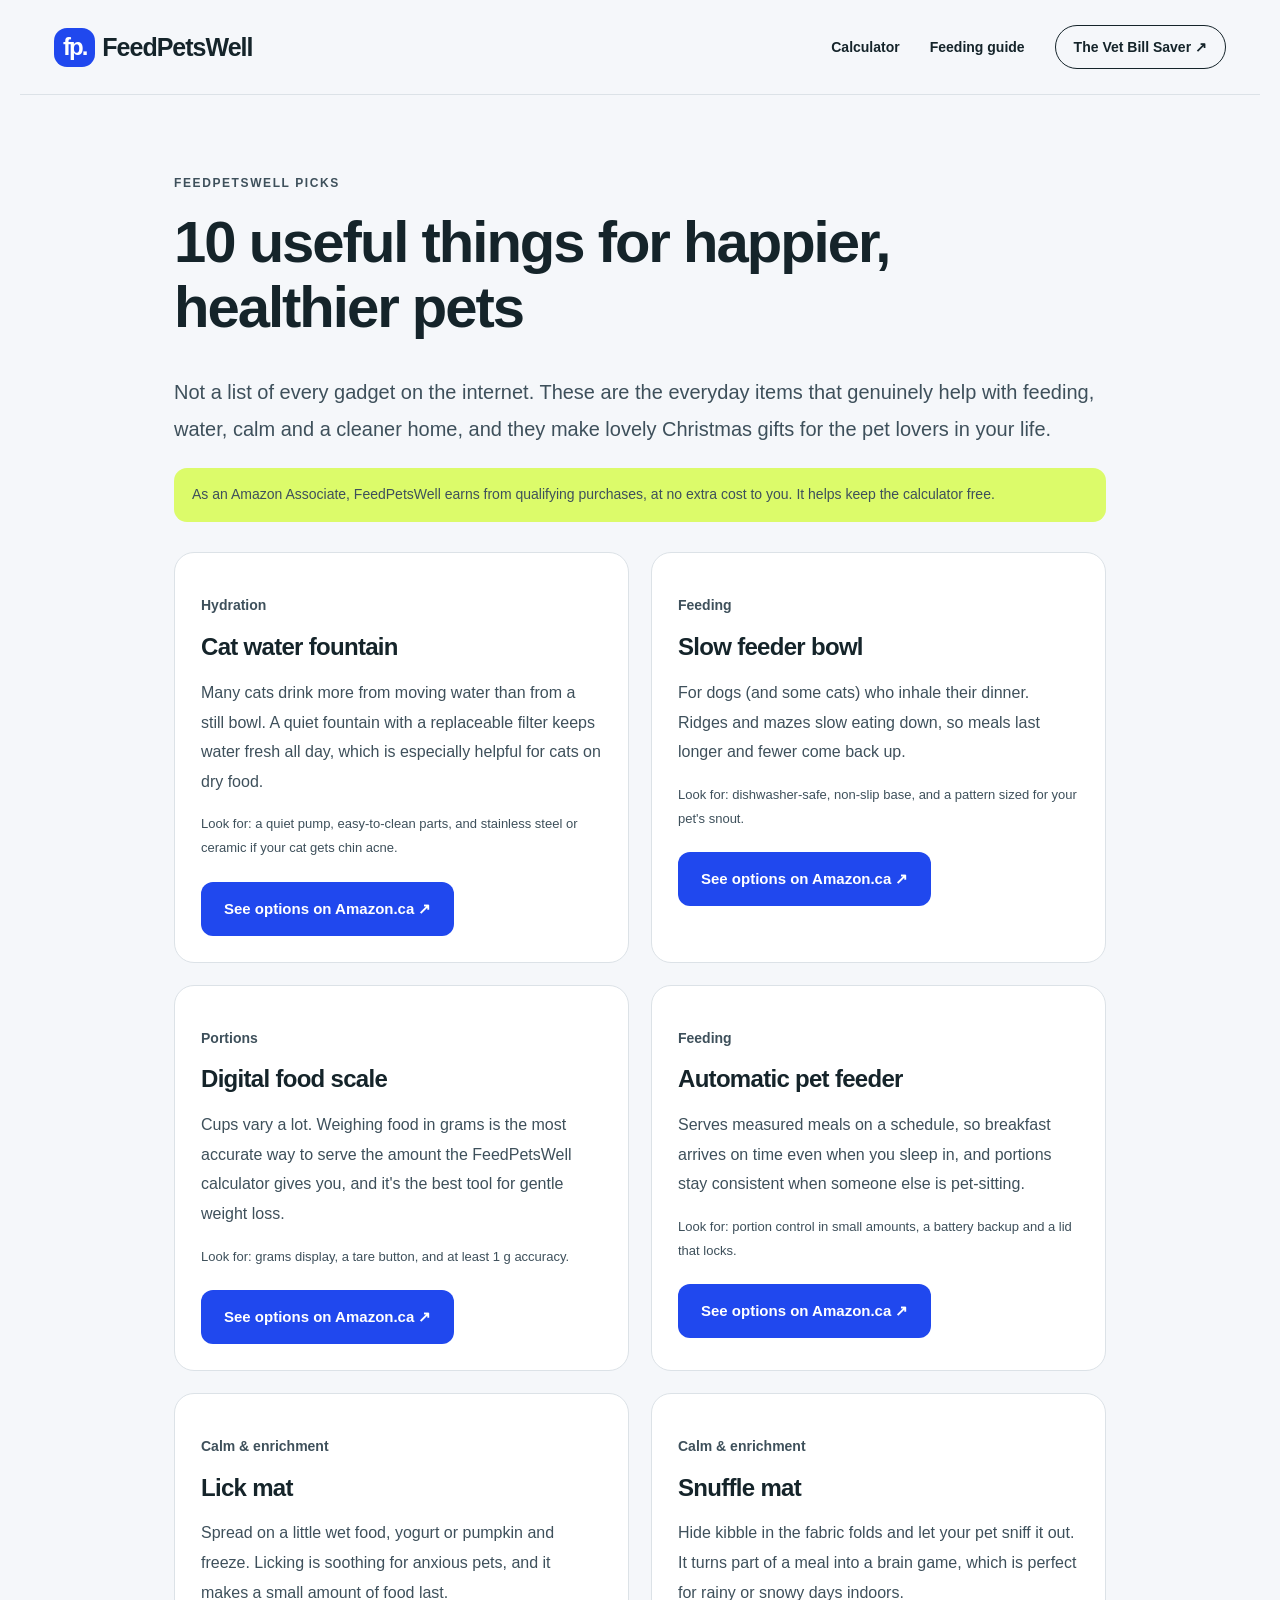
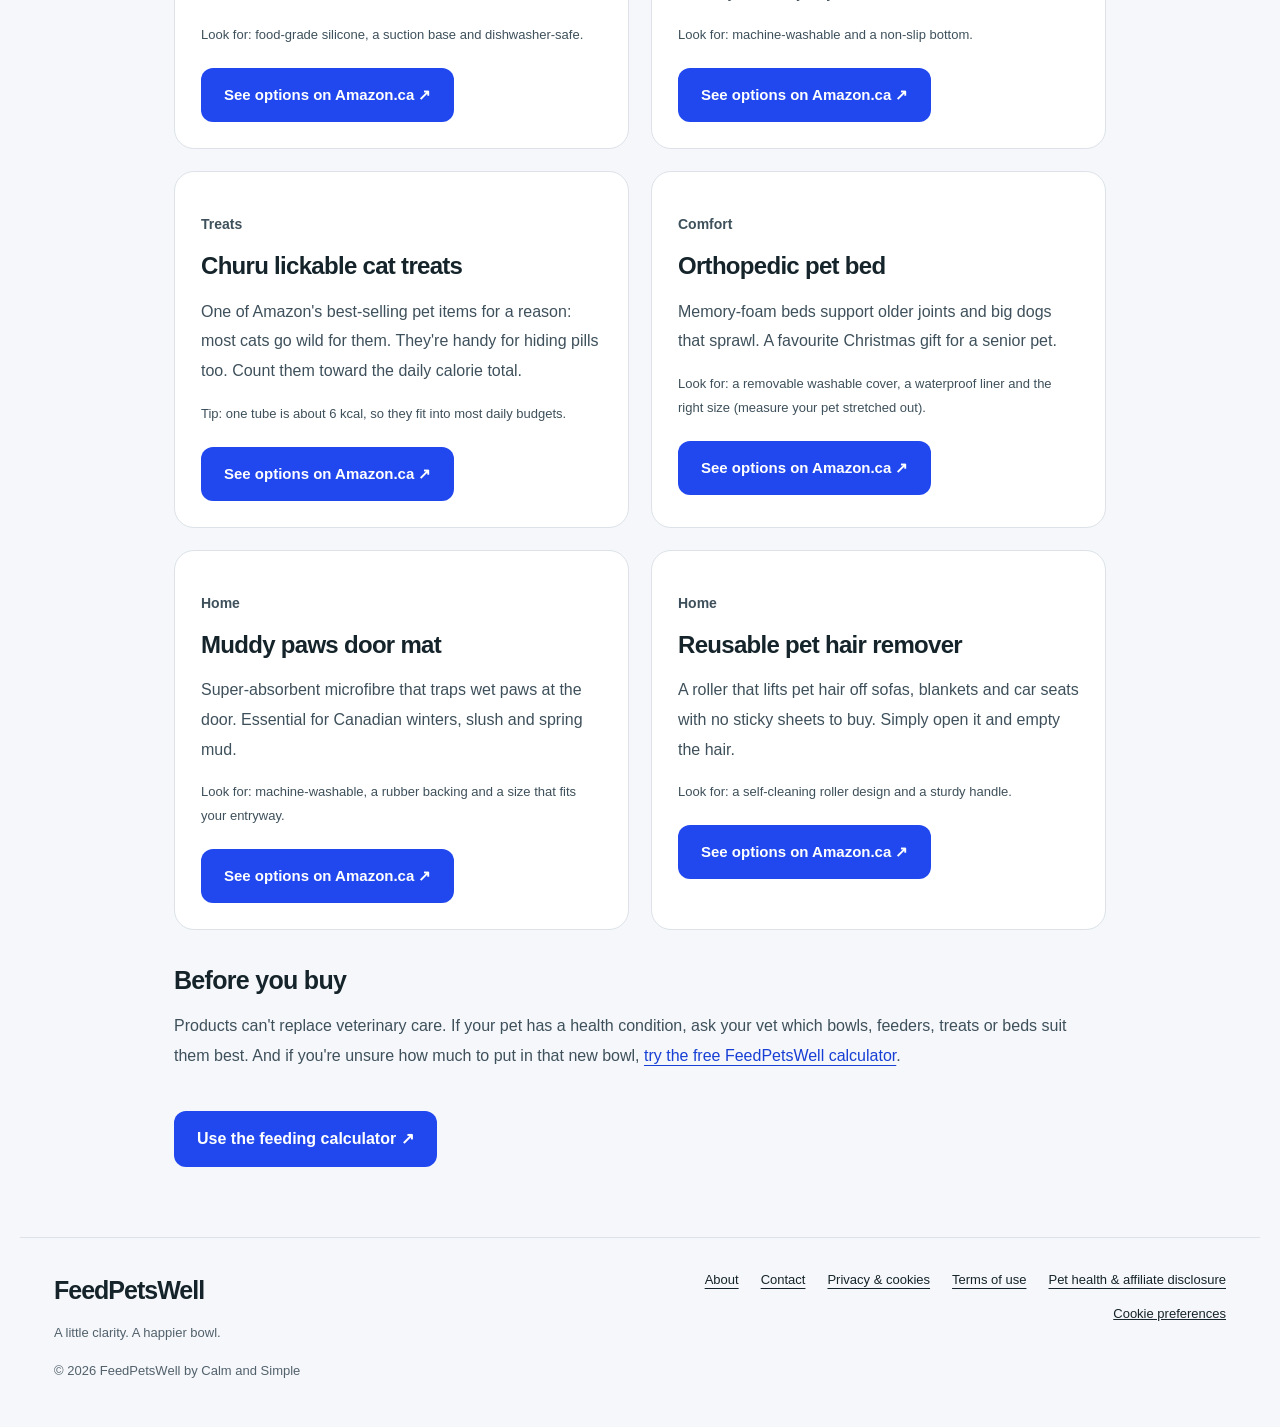
<file: picks.html>
<!doctype html><html lang="en"><head><meta charset="utf-8"><meta name="viewport" content="width=device-width,initial-scale=1"><title>FeedPetsWell Picks: 10 Useful Things for Cats & Dogs | FeedPetsWell</title><meta name="description" content="Ten genuinely useful picks for cats and dogs: water fountains, slow feeders, food scales, lick mats, comfy beds and more, chosen to support healthy feeding."><link rel="canonical" href="https://feedpetswell.com/picks.html"><meta property="og:title" content="FeedPetsWell Picks: 10 Useful Things for Cats & Dogs"><meta property="og:description" content="Ten genuinely useful picks for cats and dogs: water fountains, slow feeders, food scales, lick mats, comfy beds and more, chosen to support healthy feeding."><meta property="og:url" content="https://feedpetswell.com/picks.html"><meta property="og:type" content="article"><meta property="og:site_name" content="FeedPetsWell"><script type="application/ld+json">{"@context": "https://schema.org", "@type": "ItemList", "name": "FeedPetsWell Picks: 10 Useful Things for Cats & Dogs", "itemListElement": [{"@type": "ListItem", "position": 1, "name": "Cat water fountain", "url": "https://feedpetswell.com/picks.html#fountain"}, {"@type": "ListItem", "position": 2, "name": "Slow feeder bowl", "url": "https://feedpetswell.com/picks.html#slowfeeder"}, {"@type": "ListItem", "position": 3, "name": "Digital food scale", "url": "https://feedpetswell.com/picks.html#scale"}, {"@type": "ListItem", "position": 4, "name": "Automatic pet feeder", "url": "https://feedpetswell.com/picks.html#feeder"}, {"@type": "ListItem", "position": 5, "name": "Lick mat", "url": "https://feedpetswell.com/picks.html#lickmat"}, {"@type": "ListItem", "position": 6, "name": "Snuffle mat", "url": "https://feedpetswell.com/picks.html#snuffle"}, {"@type": "ListItem", "position": 7, "name": "Churu lickable cat treats", "url": "https://feedpetswell.com/picks.html#treats"}, {"@type": "ListItem", "position": 8, "name": "Orthopedic pet bed", "url": "https://feedpetswell.com/picks.html#bed"}, {"@type": "ListItem", "position": 9, "name": "Muddy paws door mat", "url": "https://feedpetswell.com/picks.html#mat"}, {"@type": "ListItem", "position": 10, "name": "Reusable pet hair remover", "url": "https://feedpetswell.com/picks.html#roller"}]}</script><link rel="icon" href="favicon.svg"><link rel="stylesheet" href="style.css"><script async src="https://pagead2.googlesyndication.com/pagead/js/adsbygoogle.js?client=ca-pub-4805688858425253" crossorigin="anonymous"></script><style>.picks-grid{display:grid;grid-template-columns:1fr 1fr;gap:22px;margin:30px 0}.pick{background:white;border:1px solid var(--line);border-radius:20px;padding:26px}.pick h2{margin:6px 0 10px;font-size:24px}.pick .primary{margin-top:8px;font-size:15px;min-height:46px}.disclose{background:var(--lime);border-radius:13px;padding:14px 18px;font-size:14px}@media(max-width:700px){.picks-grid{grid-template-columns:1fr}}</style></head><body><a class="skip" href="#main">Skip to content</a><header><a class="brand" href="./" aria-label="FeedPetsWell home"><span class="brandmark">fp.</span>FeedPetsWell</a><nav aria-label="Main navigation"><a href="./#calculator">Calculator</a><a href="feeding-guide.html">Feeding guide</a><a class="nav-shop" href="./#wellness">The Vet Bill Saver ↗</a></nav></header><main id="main" class="article" style="max-width:1000px"><p class="eyebrow">FEEDPETSWELL PICKS</p><h1>10 useful things for happier, healthier pets</h1><p class="lede">Not a list of every gadget on the internet. These are the everyday items that genuinely help with feeding, water, calm and a cleaner home, and they make lovely Christmas gifts for the pet lovers in your life.</p><p class="disclose">As an Amazon Associate, FeedPetsWell earns from qualifying purchases, at no extra cost to you. It helps keep the calculator free.</p><div class="picks-grid"><article class="pick" id="fountain"><p class="step">Hydration</p><h2>Cat water fountain</h2><p>Many cats drink more from moving water than from a still bowl. A quiet fountain with a replaceable filter keeps water fresh all day, which is especially helpful for cats on dry food.</p><p class="small">Look for: a quiet pump, easy-to-clean parts, and stainless steel or ceramic if your cat gets chin acne.</p><a class="primary" href="https://www.amazon.ca/s?k=stainless+steel+cat+water+fountain&amp;tag=ctak42701-20" target="_blank" rel="sponsored nofollow noopener noreferrer">See options on Amazon.ca ↗</a></article><article class="pick" id="slowfeeder"><p class="step">Feeding</p><h2>Slow feeder bowl</h2><p>For dogs (and some cats) who inhale their dinner. Ridges and mazes slow eating down, so meals last longer and fewer come back up.</p><p class="small">Look for: dishwasher-safe, non-slip base, and a pattern sized for your pet&#x27;s snout.</p><a class="primary" href="https://www.amazon.ca/s?k=slow+feeder+dog+bowl&amp;tag=ctak42701-20" target="_blank" rel="sponsored nofollow noopener noreferrer">See options on Amazon.ca ↗</a></article><article class="pick" id="scale"><p class="step">Portions</p><h2>Digital food scale</h2><p>Cups vary a lot. Weighing food in grams is the most accurate way to serve the amount the FeedPetsWell calculator gives you, and it&#x27;s the best tool for gentle weight loss.</p><p class="small">Look for: grams display, a tare button, and at least 1 g accuracy.</p><a class="primary" href="https://www.amazon.ca/s?k=digital+kitchen+scale+grams+pet+food&amp;tag=ctak42701-20" target="_blank" rel="sponsored nofollow noopener noreferrer">See options on Amazon.ca ↗</a></article><article class="pick" id="feeder"><p class="step">Feeding</p><h2>Automatic pet feeder</h2><p>Serves measured meals on a schedule, so breakfast arrives on time even when you sleep in, and portions stay consistent when someone else is pet-sitting.</p><p class="small">Look for: portion control in small amounts, a battery backup and a lid that locks.</p><a class="primary" href="https://www.amazon.ca/s?k=automatic+pet+feeder+cat+dog&amp;tag=ctak42701-20" target="_blank" rel="sponsored nofollow noopener noreferrer">See options on Amazon.ca ↗</a></article><article class="pick" id="lickmat"><p class="step">Calm &amp; enrichment</p><h2>Lick mat</h2><p>Spread on a little wet food, yogurt or pumpkin and freeze. Licking is soothing for anxious pets, and it makes a small amount of food last.</p><p class="small">Look for: food-grade silicone, a suction base and dishwasher-safe.</p><a class="primary" href="https://www.amazon.ca/s?k=lick+mat+for+dogs+cats&amp;tag=ctak42701-20" target="_blank" rel="sponsored nofollow noopener noreferrer">See options on Amazon.ca ↗</a></article><article class="pick" id="snuffle"><p class="step">Calm &amp; enrichment</p><h2>Snuffle mat</h2><p>Hide kibble in the fabric folds and let your pet sniff it out. It turns part of a meal into a brain game, which is perfect for rainy or snowy days indoors.</p><p class="small">Look for: machine-washable and a non-slip bottom.</p><a class="primary" href="https://www.amazon.ca/s?k=snuffle+mat+for+dogs&amp;tag=ctak42701-20" target="_blank" rel="sponsored nofollow noopener noreferrer">See options on Amazon.ca ↗</a></article><article class="pick" id="treats"><p class="step">Treats</p><h2>Churu lickable cat treats</h2><p>One of Amazon&#x27;s best-selling pet items for a reason: most cats go wild for them. They&#x27;re handy for hiding pills too. Count them toward the daily calorie total.</p><p class="small">Tip: one tube is about 6 kcal, so they fit into most daily budgets.</p><a class="primary" href="https://www.amazon.ca/s?k=Churu+cat+treats&amp;tag=ctak42701-20" target="_blank" rel="sponsored nofollow noopener noreferrer">See options on Amazon.ca ↗</a></article><article class="pick" id="bed"><p class="step">Comfort</p><h2>Orthopedic pet bed</h2><p>Memory-foam beds support older joints and big dogs that sprawl. A favourite Christmas gift for a senior pet.</p><p class="small">Look for: a removable washable cover, a waterproof liner and the right size (measure your pet stretched out).</p><a class="primary" href="https://www.amazon.ca/s?k=orthopedic+dog+bed+memory+foam&amp;tag=ctak42701-20" target="_blank" rel="sponsored nofollow noopener noreferrer">See options on Amazon.ca ↗</a></article><article class="pick" id="mat"><p class="step">Home</p><h2>Muddy paws door mat</h2><p>Super-absorbent microfibre that traps wet paws at the door. Essential for Canadian winters, slush and spring mud.</p><p class="small">Look for: machine-washable, a rubber backing and a size that fits your entryway.</p><a class="primary" href="https://www.amazon.ca/s?k=microfiber+muddy+paws+door+mat&amp;tag=ctak42701-20" target="_blank" rel="sponsored nofollow noopener noreferrer">See options on Amazon.ca ↗</a></article><article class="pick" id="roller"><p class="step">Home</p><h2>Reusable pet hair remover</h2><p>A roller that lifts pet hair off sofas, blankets and car seats with no sticky sheets to buy. Simply open it and empty the hair.</p><p class="small">Look for: a self-cleaning roller design and a sturdy handle.</p><a class="primary" href="https://www.amazon.ca/s?k=reusable+pet+hair+remover+roller&amp;tag=ctak42701-20" target="_blank" rel="sponsored nofollow noopener noreferrer">See options on Amazon.ca ↗</a></article></div><h2>Before you buy</h2><p>Products can't replace veterinary care. If your pet has a health condition, ask your vet which bowls, feeders, treats or beds suit them best. And if you're unsure how much to put in that new bowl, <a href="./#calculator">try the free FeedPetsWell calculator</a>.</p><a class="primary" href="./#calculator">Use the feeding calculator ↗</a></main><footer><div><a class="brand" href="./">FeedPetsWell</a><p>A little clarity. A happier bowl.</p><small>© 2026 FeedPetsWell by Calm and Simple</small></div><div class="footerlinks"><a href="about.html">About</a><a href="contact.html">Contact</a><a href="privacy.html">Privacy & cookies</a><a href="terms.html">Terms of use</a><a href="disclaimer.html">Pet health & affiliate disclosure</a><button class="textbutton" data-cookie-open>Cookie preferences</button></div></footer><dialog id="cookies"><h2>Your privacy, your choice.</h2><p>The calculator works without analytics. Allow optional Google Analytics to help us understand site usage? Your pet’s form entries are not sent to Analytics.</p><p><a href="privacy.html">Read our privacy & cookie policy</a></p><div class="cookiebuttons"><button data-consent="no">Reject analytics</button><button class="primary" data-consent="yes">Allow analytics</button></div></dialog><script src="privacy.js" defer></script></body></html>
</file>
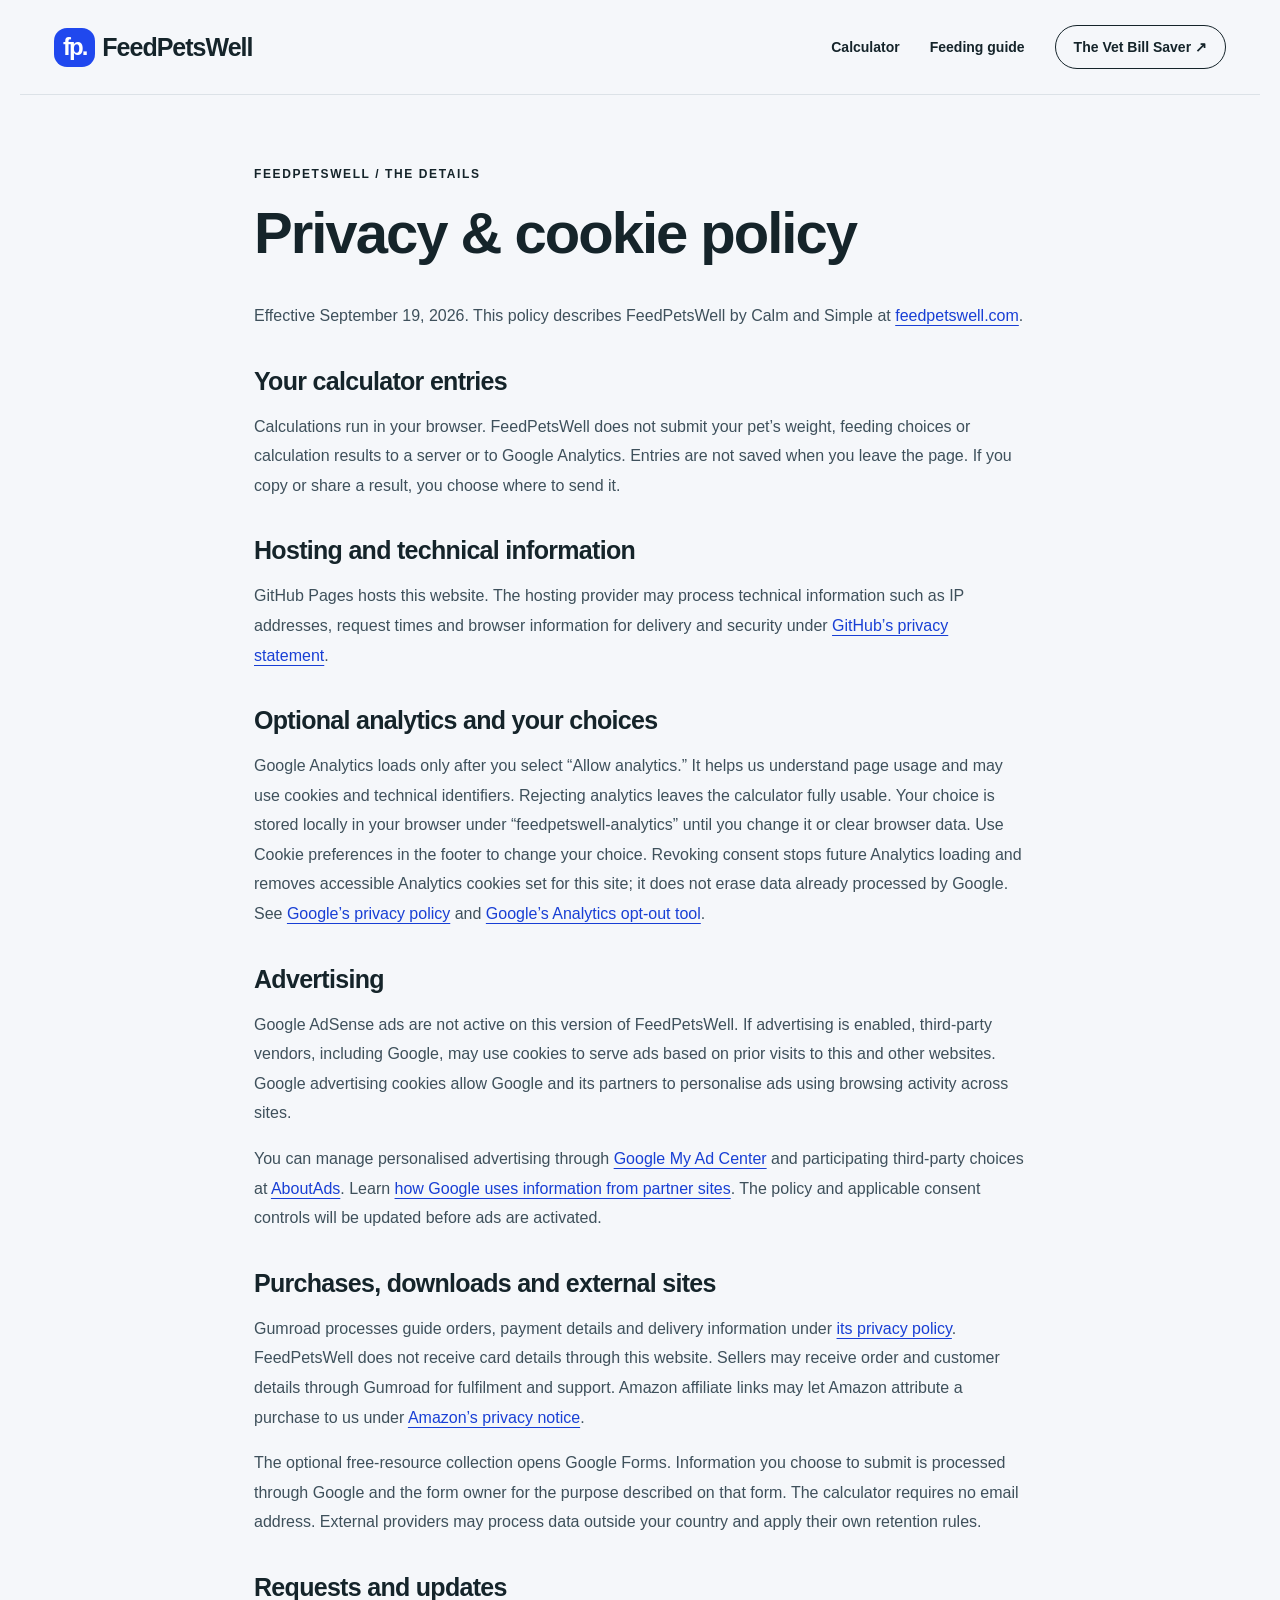
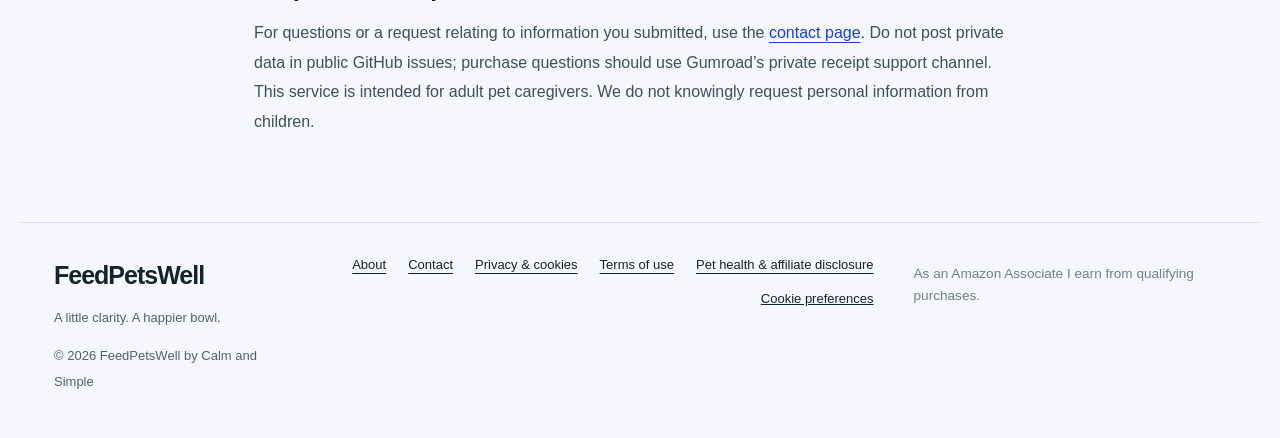
<file: privacy.html>
<!doctype html><html lang="en"><head><meta charset="utf-8"><meta name="viewport" content="width=device-width,initial-scale=1"><title>Privacy & cookie policy | FeedPetsWell</title><meta name="description" content="Read the FeedPetsWell privacy and cookie policy, including how optional analytics work and the choices you have about cookies on this site."><meta name="google-site-verification" content="kcTgtNbim-aIJYTtBA2O4tRLavfRM7BDeSpDGk0iWt8"><link rel="canonical" href="https://feedpetswell.com/privacy.html"><meta property="og:title" content="Privacy & cookie policy | FeedPetsWell"><meta property="og:description" content="Read the FeedPetsWell privacy and cookie policy, including how optional analytics work and the choices you have about cookies on this site."><meta property="og:url" content="https://feedpetswell.com/privacy.html"><meta property="og:type" content="website"><meta property="og:site_name" content="FeedPetsWell"><meta name="twitter:card" content="summary"><link rel="icon" href="favicon.svg"><link rel="stylesheet" href="style.css"><script async src="https://pagead2.googlesyndication.com/pagead/js/adsbygoogle.js?client=ca-pub-4805688858425253" crossorigin="anonymous"></script></head><body><a class="skip" href="#main">Skip to content</a><header><a class="brand" href="./" aria-label="FeedPetsWell home"><span class="brandmark">fp.</span>FeedPetsWell</a><nav aria-label="Main navigation"><a href="./#calculator">Calculator</a><a href="feeding-guide.html">Feeding guide</a><a class="nav-shop" href="./#wellness">The Vet Bill Saver ↗</a></nav></header><main id="main" class="article"><span class="eyebrow">FEEDPETSWELL / THE DETAILS</span><h1>Privacy & cookie policy</h1><p>Effective September 19, 2026. This policy describes FeedPetsWell by Calm and Simple at <a href="https://feedpetswell.com/">feedpetswell.com</a>.</p><h2>Your calculator entries</h2><p>Calculations run in your browser. FeedPetsWell does not submit your pet’s weight, feeding choices or calculation results to a server or to Google Analytics. Entries are not saved when you leave the page. If you copy or share a result, you choose where to send it.</p><h2>Hosting and technical information</h2><p>GitHub Pages hosts this website. The hosting provider may process technical information such as IP addresses, request times and browser information for delivery and security under <a href="https://docs.github.com/en/site-policy/privacy-policies/github-general-privacy-statement">GitHub’s privacy statement</a>.</p><h2>Optional analytics and your choices</h2><p>Google Analytics loads only after you select “Allow analytics.” It helps us understand page usage and may use cookies and technical identifiers. Rejecting analytics leaves the calculator fully usable. Your choice is stored locally in your browser under “feedpetswell-analytics” until you change it or clear browser data. Use Cookie preferences in the footer to change your choice. Revoking consent stops future Analytics loading and removes accessible Analytics cookies set for this site; it does not erase data already processed by Google. See <a href="https://policies.google.com/privacy">Google’s privacy policy</a> and <a href="https://tools.google.com/dlpage/gaoptout">Google’s Analytics opt-out tool</a>.</p><h2>Advertising</h2><p>Google AdSense ads are not active on this version of FeedPetsWell. If advertising is enabled, third-party vendors, including Google, may use cookies to serve ads based on prior visits to this and other websites. Google advertising cookies allow Google and its partners to personalise ads using browsing activity across sites.</p><p>You can manage personalised advertising through <a href="https://myadcenter.google.com/">Google My Ad Center</a> and participating third-party choices at <a href="https://optout.aboutads.info/">AboutAds</a>. Learn <a href="https://policies.google.com/technologies/partner-sites">how Google uses information from partner sites</a>. The policy and applicable consent controls will be updated before ads are activated.</p><h2>Purchases, downloads and external sites</h2><p>Gumroad processes guide orders, payment details and delivery information under <a href="https://gumroad.com/privacy">its privacy policy</a>. FeedPetsWell does not receive card details through this website. Sellers may receive order and customer details through Gumroad for fulfilment and support. Amazon affiliate links may let Amazon attribute a purchase to us under <a href="https://www.amazon.ca/gp/help/customer/display.html?nodeId=GX7NJQ4ZB8MHFRNJ">Amazon’s privacy notice</a>.</p><p>The optional free-resource collection opens Google Forms. Information you choose to submit is processed through Google and the form owner for the purpose described on that form. The calculator requires no email address. External providers may process data outside your country and apply their own retention rules.</p><h2>Requests and updates</h2><p>For questions or a request relating to information you submitted, use the <a href="contact.html">contact page</a>. Do not post private data in public GitHub issues; purchase questions should use Gumroad’s private receipt support channel. This service is intended for adult pet caregivers. We do not knowingly request personal information from children.</p></main><footer><div><a class="brand" href="./">FeedPetsWell</a><p>A little clarity. A happier bowl.</p><small>© 2026 FeedPetsWell by Calm and Simple</small></div><div class="footerlinks"><a href="about.html">About</a><a href="contact.html">Contact</a><a href="privacy.html">Privacy & cookies</a><a href="terms.html">Terms of use</a><a href="disclaimer.html">Pet health & affiliate disclosure</a><button class="textbutton" data-cookie-open>Cookie preferences</button></div><p class="amazon-disclosure" style="font-size:0.85em;opacity:0.8;margin-top:8px">As an Amazon Associate I earn from qualifying purchases.</p></footer><dialog id="cookies"><h2>Your privacy, your choice.</h2><p>The calculator works without analytics. Allow optional Google Analytics to help us understand site usage? Your pet’s form entries are not sent to Analytics.</p><p><a href="privacy.html">Read our privacy & cookie policy</a></p><div class="cookiebuttons"><button data-consent="no">Reject analytics</button><button class="primary" data-consent="yes">Allow analytics</button></div></dialog><script src="privacy.js" defer></script></body></html>
</file>
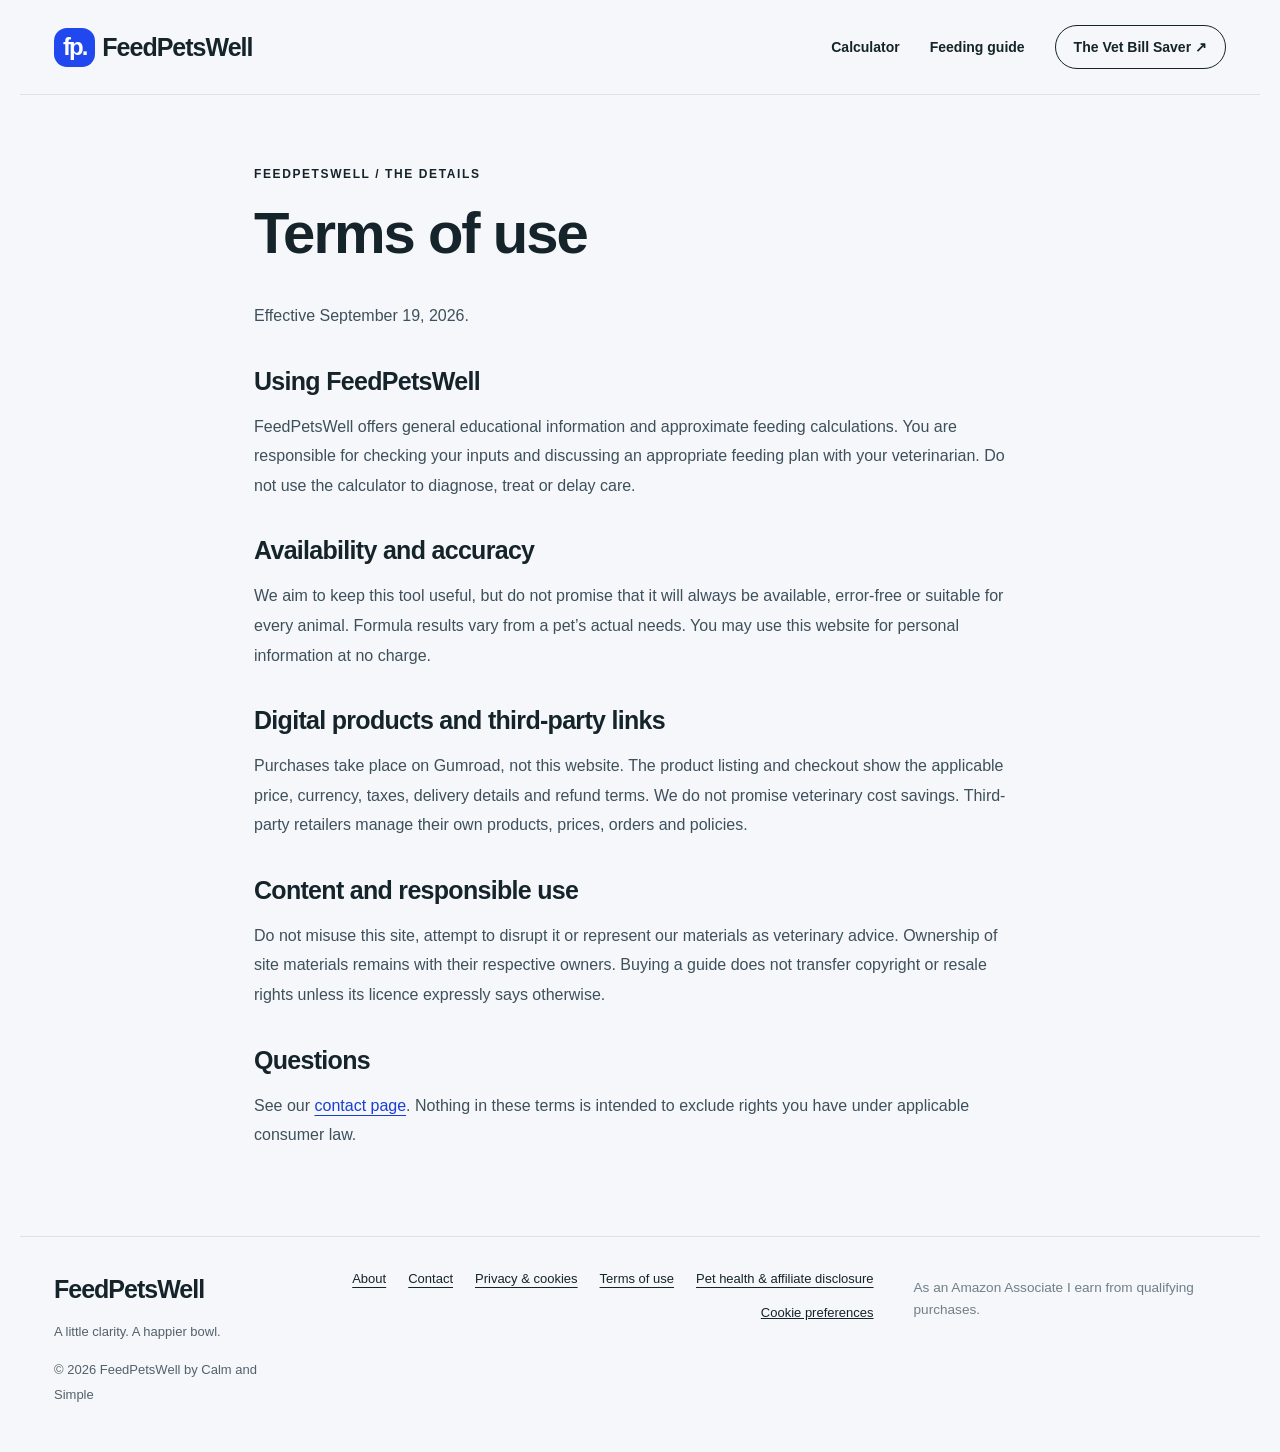
<file: terms.html>
<!doctype html><html lang="en"><head><meta charset="utf-8"><meta name="viewport" content="width=device-width,initial-scale=1"><title>Terms of use | FeedPetsWell</title><meta name="description" content="The terms of use for FeedPetsWell, a free educational cat and dog feeding calculator, including how its estimates should and should not be used."><meta name="google-site-verification" content="kcTgtNbim-aIJYTtBA2O4tRLavfRM7BDeSpDGk0iWt8"><link rel="canonical" href="https://feedpetswell.com/terms.html"><meta property="og:title" content="Terms of use | FeedPetsWell"><meta property="og:description" content="The terms of use for FeedPetsWell, a free educational cat and dog feeding calculator, including how its estimates should and should not be used."><meta property="og:url" content="https://feedpetswell.com/terms.html"><meta property="og:type" content="website"><meta property="og:site_name" content="FeedPetsWell"><meta name="twitter:card" content="summary"><link rel="icon" href="favicon.svg"><link rel="stylesheet" href="style.css"><script async src="https://pagead2.googlesyndication.com/pagead/js/adsbygoogle.js?client=ca-pub-4805688858425253" crossorigin="anonymous"></script></head><body><a class="skip" href="#main">Skip to content</a><header><a class="brand" href="./" aria-label="FeedPetsWell home"><span class="brandmark">fp.</span>FeedPetsWell</a><nav aria-label="Main navigation"><a href="./#calculator">Calculator</a><a href="feeding-guide.html">Feeding guide</a><a class="nav-shop" href="./#wellness">The Vet Bill Saver ↗</a></nav></header><main id="main" class="article"><span class="eyebrow">FEEDPETSWELL / THE DETAILS</span><h1>Terms of use</h1><p>Effective September 19, 2026.</p><h2>Using FeedPetsWell</h2><p>FeedPetsWell offers general educational information and approximate feeding calculations. You are responsible for checking your inputs and discussing an appropriate feeding plan with your veterinarian. Do not use the calculator to diagnose, treat or delay care.</p><h2>Availability and accuracy</h2><p>We aim to keep this tool useful, but do not promise that it will always be available, error-free or suitable for every animal. Formula results vary from a pet’s actual needs. You may use this website for personal information at no charge.</p><h2>Digital products and third-party links</h2><p>Purchases take place on Gumroad, not this website. The product listing and checkout show the applicable price, currency, taxes, delivery details and refund terms. We do not promise veterinary cost savings. Third-party retailers manage their own products, prices, orders and policies.</p><h2>Content and responsible use</h2><p>Do not misuse this site, attempt to disrupt it or represent our materials as veterinary advice. Ownership of site materials remains with their respective owners. Buying a guide does not transfer copyright or resale rights unless its licence expressly says otherwise.</p><h2>Questions</h2><p>See our <a href="contact.html">contact page</a>. Nothing in these terms is intended to exclude rights you have under applicable consumer law.</p></main><footer><div><a class="brand" href="./">FeedPetsWell</a><p>A little clarity. A happier bowl.</p><small>© 2026 FeedPetsWell by Calm and Simple</small></div><div class="footerlinks"><a href="about.html">About</a><a href="contact.html">Contact</a><a href="privacy.html">Privacy & cookies</a><a href="terms.html">Terms of use</a><a href="disclaimer.html">Pet health & affiliate disclosure</a><button class="textbutton" data-cookie-open>Cookie preferences</button></div><p class="amazon-disclosure" style="font-size:0.85em;opacity:0.8;margin-top:8px">As an Amazon Associate I earn from qualifying purchases.</p></footer><dialog id="cookies"><h2>Your privacy, your choice.</h2><p>The calculator works without analytics. Allow optional Google Analytics to help us understand site usage? Your pet’s form entries are not sent to Analytics.</p><p><a href="privacy.html">Read our privacy & cookie policy</a></p><div class="cookiebuttons"><button data-consent="no">Reject analytics</button><button class="primary" data-consent="yes">Allow analytics</button></div></dialog><script src="privacy.js" defer></script></body></html>
</file>
<file: style.css>
:root{--ink:#15242a;--blue:#2048ee;--lime:#dcfb6a;--paper:#f5f7fa;--line:#dce2e7;--muted:#52616c}*{box-sizing:border-box}html{scroll-behavior:smooth;scroll-padding-top:24px}body{margin:0;background:var(--paper);color:var(--ink);font-family:Inter,'Aptos','Segoe UI',Arial,sans-serif;font-size:16px;line-height:1.6}a{color:inherit;text-underline-offset:4px}button,input,select{font:inherit}button,a,input,select,summary{-webkit-tap-highlight-color:transparent}button,a{touch-action:manipulation}button{cursor:pointer}button:focus-visible,a:focus-visible,summary:focus-visible,input:focus-visible,select:focus-visible{outline:3px solid #ed7c37;outline-offset:4px}header,main,footer{max-width:1240px;margin:auto}header{display:flex;align-items:center;justify-content:space-between;padding:25px 34px;border-bottom:1px solid var(--line);gap:20px}.brand{display:inline-flex;align-items:center;gap:9px;text-decoration:none;font-size:29px;font-weight:850;letter-spacing:-1.7px}.brandmark{background:var(--blue);color:white;border-radius:13px;font-size:24px;letter-spacing:-2px;padding:0 9px;height:39px}.brand-dot{font-size:12px;align-self:flex-start;letter-spacing:0}nav{display:flex;gap:30px;align-items:center;font-weight:650;font-size:14px}nav a{text-decoration:none}.nav-shop{padding:10px 18px;border:1px solid var(--ink);border-radius:30px}main{padding:0 34px}.intro{display:flex;align-items:center;justify-content:space-between;gap:40px;padding:48px 0 36px}.eyebrow{font-size:12px;font-weight:800;letter-spacing:1.6px}.intro h1{font-size:clamp(38px,4.6vw,62px);line-height:1.08;letter-spacing:-2.7px;margin:12px 0 18px}.intro h1 span{color:var(--blue)}.intro p{max-width:580px;color:var(--muted);margin:0;line-height:1.6}.intro-note{border-left:2px solid var(--line);padding:0 40px;min-width:230px;transform:rotate(-3deg)}.intro-note>span{background:var(--lime);padding:4px 14px;font-weight:800;border-radius:6px;display:inline-block;margin-bottom:10px}.intro-note p{font-size:14px}.calculator{display:grid;grid-template-columns:1.12fr 1fr;border:1px solid var(--line);border-radius:28px;overflow:hidden;background:white;box-shadow:0 14px 45px #15242a08;scroll-margin-top:20px}.input-panel{padding:30px}.section-top{display:flex;justify-content:space-between;align-items:center;gap:15px}h2,h3{line-height:1.2;letter-spacing:-.7px}h2{font-size:27px;margin:0 0 20px}h3{font-size:21px}.input-panel h2{font-size:21px;margin:0}.pill{font-size:11px;font-weight:750;letter-spacing:1px;white-space:nowrap;color:var(--muted)}.pet-switch{display:flex;background:#eff2f6;padding:5px;border-radius:14px;gap:5px;margin:23px 0}.pet-switch button{width:50%;border:0;border-radius:10px;background:transparent;padding:12px;font-weight:700}.pet-switch button.selected{background:var(--blue);color:white;box-shadow:0 4px 10px #2048ee25}.fields{display:grid;grid-template-columns:1fr 1fr;gap:18px}label{display:block;font-size:14px;font-weight:650;line-height:1.5}input:not([type=range]),select{display:block;width:100%;min-height:48px;padding:10px 12px;border:1px solid #cbd4de;border-radius:10px;background:white;color:var(--ink);margin-top:7px;font-size:15px;min-width:0}input:invalid{border-color:#b54c36}.joined{display:flex}.joined input{border-radius:10px 0 0 10px;width:65%}.joined select{width:35%;border-left:0;border-radius:0 10px 10px 0}.extra{font-size:14px;margin-top:20px;padding:12px 0;border-bottom:1px solid var(--line)}summary{cursor:pointer;font-weight:650}details[open] summary{margin-bottom:15px}.extra .fields{margin-top:14px}.small{font-size:13px;line-height:1.6;color:var(--muted)}.food-heading{margin:22px 0 14px}.food-heading h3{margin:0}.range-label{display:flex;justify-content:space-between;align-items:center;margin-top:18px}.range-label label{font-size:13px}output{font-weight:800;color:var(--blue)}input[type=range]{width:100%;accent-color:var(--blue);height:25px;margin:5px 0 10px}.primary{display:inline-flex;justify-content:center;align-items:center;gap:30px;background:var(--blue);color:white;text-decoration:none;border:0;padding:15px 23px;border-radius:12px;font-weight:750;font-size:16px;min-height:52px;transition:transform .18s,background .18s}.primary:hover{background:#1435c6;transform:translateY(-2px)}.calculate{width:100%;justify-content:space-between}.result-panel{background:var(--blue);color:white;padding:34px;position:relative}.result-panel .eyebrow{font-size:12px}.result-panel .section-top>span:last-child{font-size:11px;letter-spacing:1px;border:1px solid #ffffff65;border-radius:20px;padding:5px 10px}.result-panel .small{color:#e0e7ff}.result-panel #result-status{font-size:13px;color:#e0e7ff;margin-top:34px}.calorie-number{display:flex;flex-wrap:wrap;align-items:baseline;gap:13px}.calorie-number>span:first-child{font-size:clamp(64px,7vw,92px);font-weight:800;letter-spacing:-5px;line-height:1.2}.calorie-number>span:last-child{font-size:18px;color:#e0e7ff}.result-description{margin:8px 0 30px;color:#e0e7ff;font-size:15px}.portion-grid{display:grid;grid-template-columns:1fr 1fr;gap:14px}.portion-grid>div{border:1px solid #ffffff50;border-radius:18px;padding:18px;background:#ffffff0b}.portion-grid span{display:block;font-size:12px;letter-spacing:.5px}.portion-grid strong{font-size:40px;line-height:1.4;letter-spacing:-1.6px;display:block}.water-row{display:flex;justify-content:space-between;gap:15px;margin:27px 0 8px;font-size:14px}.result-guidance{background:var(--lime);color:var(--ink);padding:17px;border-radius:13px;font-size:14px;margin:25px 0;line-height:1.6}.share-row{display:flex;flex-wrap:wrap;gap:10px}.outline{border:1px solid currentColor;padding:11px 15px;text-decoration:none;background:transparent;color:inherit;border-radius:10px;font-size:14px;font-weight:650;display:inline-block;min-height:44px}.outline:hover{background:#ffffff18}.method-link{font-size:14px}.result-disclaimer{border-top:1px solid #ffffff40;padding-top:20px;margin-top:24px}.wellness{display:grid;grid-template-columns:.85fr 1.15fr;gap:65px;align-items:center;margin:72px 0;background:var(--lime);border-radius:28px;padding:48px 55px}.cover-wrap{position:relative;max-width:310px;margin:auto}.cover-wrap img{display:block;width:100%;height:auto;border-radius:7px;transform:rotate(-5deg);box-shadow:12px 19px 25px #22310026;transition:transform .3s}.cover-wrap:hover img{transform:rotate(-2deg)}.price-sticker{position:absolute;bottom:22px;right:-35px;background:var(--blue);color:white;border-radius:50%;width:128px;height:128px;text-align:center;display:flex;flex-direction:column;justify-content:center;font-size:12px;line-height:1.3;transform:rotate(9deg);border:4px solid var(--lime)}.price-sticker strong{display:block;font-size:37px;line-height:1.2}.wellness h2{font-size:clamp(32px,3.7vw,46px);letter-spacing:-1.8px;margin:15px 0 20px}.wellness-copy>p{font-size:16px}.benefits{display:grid;gap:9px;font-size:15px;margin:25px 0}.buy{width:100%;justify-content:space-between}.wellness-copy .small{font-size:12px;color:#35471a}.guide-disclaimer{font-size:13px!important;border-top:1px solid #72833660;padding-top:17px}.learn .section-top{margin-bottom:28px}.learn .section-top h2{margin:10px 0 0;font-size:34px}.learn .section-top>a{font-size:14px;font-weight:650}.learn-grid{display:grid;grid-template-columns:repeat(3,1fr);gap:30px}.learn article{border-top:1px solid #b7c1cc;padding-top:20px}.step{font-size:14px;color:var(--blue);font-weight:750}.learn h3{font-size:23px;margin:14px 0}.learn p{color:var(--muted);font-size:15px}.downloads{display:grid;grid-template-columns:1fr 1fr;align-items:center;gap:60px;border:1px solid var(--line);border-radius:22px;padding:32px;margin:54px 0}.downloads h2{margin:10px 0}.downloads p{color:var(--muted)}.downloads>div:last-child{display:grid;gap:12px}.downloads .outline{background:white}.shop-section{margin:50px 0 65px}.shop-section h2{margin:10px 0 15px}.shop-grid{display:grid;grid-template-columns:repeat(4,1fr);gap:15px;margin-top:25px}.shop-grid a{background:white;border:1px solid var(--line);border-radius:13px;padding:18px;text-decoration:none;font-size:16px;font-weight:650}.shop-grid a:hover{border-color:var(--blue)}.shop-grid span{display:block;color:var(--blue);font-size:12px;margin-top:14px}footer{display:flex;justify-content:space-between;gap:40px;border-top:1px solid var(--line);padding:32px 34px 45px}footer p,footer small{font-size:13px;color:var(--muted)}.footerlinks{display:flex;max-width:560px;justify-content:flex-end;align-content:flex-start;flex-wrap:wrap;gap:13px 22px;font-size:13px}.textbutton{background:none;border:0;padding:0;font-size:13px;text-decoration:underline;color:inherit}.article{max-width:840px;padding-top:65px;padding-bottom:70px}.article h1{font-size:clamp(36px,5vw,58px);line-height:1.12;letter-spacing:-2px;margin:15px 0 35px}.article h2{font-size:25px;margin:35px 0 12px}.article p{color:#3e505b;line-height:1.85}.article a:not(.primary){color:#183fd5}.article details{padding:18px 0;border-bottom:1px solid var(--line)}.article>.primary{margin-top:25px}.lede{font-size:20px}dialog{max-width:520px;width:calc(100% - 32px);border:1px solid var(--line);border-radius:22px;padding:28px;box-shadow:0 20px 100px #0003}dialog::backdrop{background:#10182870}dialog p{font-size:15px}.cookiebuttons{display:flex;flex-wrap:wrap;gap:12px}.cookiebuttons button{flex:1;border:1px solid var(--blue);border-radius:10px;padding:12px;font-size:14px}.skip{position:absolute;top:-100px;left:20px;background:white;padding:10px;z-index:10}.skip:focus{top:10px}[hidden]{display:none!important}@media(max-width:900px){.intro-note{display:none}.calculator{grid-template-columns:1fr 1fr}.input-panel,.result-panel{padding:24px}.section-top{flex-wrap:wrap}.fields{gap:12px}.wellness{padding:35px;gap:40px}.shop-grid{grid-template-columns:1fr 1fr}.downloads{gap:25px}.calorie-number>span:first-child{font-size:70px}}@media(max-width:700px){header{padding:18px 20px;flex-wrap:wrap;gap:15px}.brand{font-size:26px}nav{width:100%;gap:20px;justify-content:space-between;font-size:13px}.nav-shop{padding:8px 12px}main{padding:0 18px}.intro{padding:30px 2px}.intro h1{font-size:42px;letter-spacing:-2px}.intro p{font-size:15px}.calculator{grid-template-columns:1fr;border-radius:20px}.input-panel,.result-panel{padding:23px}.result-panel{margin:0}.result-panel #result-status{margin-top:25px}.wellness{grid-template-columns:1fr;padding:32px 26px;gap:35px;margin:42px 0}.cover-wrap{max-width:220px}.price-sticker{right:-25px;width:105px;height:105px}.wellness h2{font-size:37px}.learn-grid{grid-template-columns:1fr;gap:16px}.learn .section-top h2{font-size:30px}.learn .section-top{gap:17px}.learn article p{margin-bottom:0}.downloads{grid-template-columns:1fr;padding:25px;gap:15px}.shop-grid{gap:12px}.shop-grid a{font-size:14px;padding:14px}footer{padding:28px 20px;flex-direction:column;gap:20px}.footerlinks{justify-content:flex-start}.article{padding:35px 23px 55px}.article h1{font-size:39px}}@media(prefers-reduced-motion:reduce){html{scroll-behavior:auto}*{transition:none!important}}@media print{header,footer,.input-panel,.wellness,.learn,.downloads,.shop-section,.share-row,dialog{display:none}.calculator{display:block}.result-panel{color:black;background:white}.result-panel .small,.result-panel #result-status,.result-description{color:black}}

/* FeedPetsWell wordmark */
.brand{font-size:25px;letter-spacing:-1px;gap:7px}.domain-suffix{font-size:16px;letter-spacing:-.3px;margin-left:-6px;align-self:center;color:var(--blue)}@media(max-width:700px){.brand{font-size:23px}.domain-suffix{font-size:15px}}

/* FeedPetsWell Picks */
.picks-hero{display:grid;grid-template-columns:1fr .9fr;gap:28px;align-items:center;background:linear-gradient(135deg,#eef5e8,#fffaf2);border:1px solid var(--line);border-radius:26px;padding:34px;margin-bottom:18px;overflow:hidden}.picks-hero h2{font-size:clamp(30px,3.6vw,46px);margin:9px 0 8px}.picks-hero p{color:var(--muted);margin:0}.picks-values{display:flex;flex-wrap:wrap;gap:10px 18px;margin-top:22px;font-size:13px;font-weight:750}.picks-scene{min-height:220px;border-radius:22px;background:#dce8d2;display:flex;flex-direction:column;align-items:center;justify-content:center;text-align:center;padding:22px}.pet-faces{font-size:72px;line-height:1;margin-bottom:12px}.picks-scene strong{font-size:24px;line-height:1.15;letter-spacing:-.7px}.pet-things{font-size:26px;margin-top:16px}.picks-disclosure{text-align:center;margin:14px 0 24px}.shop-grid a{transition:transform .18s,border-color .18s,box-shadow .18s}.shop-grid a:hover{transform:translateY(-3px);box-shadow:0 10px 25px #15242a12}@media(max-width:700px){.picks-hero{grid-template-columns:1fr;padding:24px}.picks-scene{min-height:170px}.pet-faces{font-size:58px}}

/* Replace emoji Picks artwork with illustrated pet portrait */
.picks-scene.photo-style{position:relative;min-height:260px;background:linear-gradient(180deg,#edf4e8 0%,#dfe9d5 72%,#d2ddc6 72%);overflow:hidden;justify-content:flex-end}.pet-portrait{position:relative;width:330px;height:215px;margin:auto}.cat-shape,.dog-shape{position:absolute;bottom:18px;border-radius:48% 48% 42% 42%;box-shadow:0 12px 20px #263a2630}.cat-shape{left:35px;width:125px;height:150px;background:linear-gradient(110deg,#6b5947,#d8c2a3 48%,#665342)}.dog-shape{right:25px;width:155px;height:185px;background:linear-gradient(110deg,#b96e2f,#e1a45d 55%,#9b5728)}.ear,.dog-ear{position:absolute;top:-24px;width:48px;height:62px;background:inherit}.ear.left{left:5px;clip-path:polygon(50% 0,100% 100%,0 100%)}.ear.right{right:5px;clip-path:polygon(50% 0,100% 100%,0 100%)}.dog-ear{top:20px;width:50px;height:95px;border-radius:50%}.dog-ear.left{left:-24px;transform:rotate(18deg)}.dog-ear.right{right:-24px;transform:rotate(-18deg)}.eye{position:absolute;top:58px;width:15px;height:18px;border-radius:50%;background:#213027}.cat-shape .e1{left:32px}.cat-shape .e2{right:32px}.dog-shape .e1{left:43px}.dog-shape .e2{right:43px}.nose,.dog-nose{position:absolute;left:50%;transform:translateX(-50%);background:#2a201b}.nose{top:88px;width:14px;height:10px;border-radius:50%}.dog-nose{top:100px;width:25px;height:18px;border-radius:50%}.cozy-floor{display:flex;gap:18px;font-size:35px;color:#5f7d48;align-items:center;justify-content:center;margin-top:-12px;padding-bottom:8px}.picks-scene.photo-style strong,.picks-scene.photo-style>.pet-faces,.picks-scene.photo-style>.pet-things{display:none}@media(max-width:700px){.pet-portrait{transform:scale(.82);margin-top:-12px;margin-bottom:-18px}.picks-scene.photo-style{min-height:205px}}

/* Clean Picks hero: remove crude CSS pet drawing */
.picks-scene.photo-style{min-height:260px;background:radial-gradient(circle at 70% 25%,#fff 0 6%,transparent 7%),linear-gradient(135deg,#dfead7,#f6eee0);position:relative;display:flex;align-items:center;justify-content:center;overflow:hidden}.picks-scene.photo-style:before,.picks-scene.photo-style:after{content:"";position:absolute;border-radius:50%;filter:blur(1px);opacity:.55}.picks-scene.photo-style:before{width:210px;height:210px;background:#b8cfaa;right:-35px;top:-50px}.picks-scene.photo-style:after{width:150px;height:150px;background:#ead8bd;left:-35px;bottom:-60px}.picks-photo-copy{position:relative;z-index:1;text-align:center;max-width:310px;padding:34px}.picks-photo-copy strong{display:block;font-size:clamp(28px,3vw,42px);line-height:1.05;letter-spacing:-1.4px;color:#173c31}.picks-photo-copy span{display:block;margin-top:13px;color:#52616c;font-size:15px}.pet-portrait,.cozy-floor{display:none!important}

/* Final FeedPetsWell Picks artwork */
.picks-image-wrap{border-radius:26px;overflow:hidden;border:1px solid var(--line);background:white;box-shadow:0 14px 45px #15242a0a}.picks-image{display:block;width:100%;height:auto}.shop-section .picks-disclosure{margin:18px auto 20px;max-width:850px;text-align:center}.shop-section .shop-grid{margin-top:0}@media(max-width:700px){.picks-image-wrap{border-radius:18px}.picks-image{width:100%;height:auto}}

/* Clickable Amazon hotspots on final Picks artwork */
.picks-image-wrap{position:relative}.picks-hotspots{position:absolute;inset:0;pointer-events:none}.pick-hotspot{position:absolute;pointer-events:auto;display:block;bottom:12.2%;height:6.8%;width:20.5%;border-radius:10px}.pick-hotspot.hydration{left:2.2%}.pick-hotspot.play{left:26.1%}.pick-hotspot.training{left:50.3%}.pick-hotspot.grooming{left:74.2%}.pick-hotspot:focus-visible{outline:3px solid #173c31;outline-offset:2px}.shop-section>.picks-disclosure,.shop-section>.shop-grid{display:none!important}

/* SEO headline update: keyword headline styled as the small label, tagline keeps the big display look */
h1.eyebrow{font-size:12px;font-weight:800;letter-spacing:1.6px;line-height:1.4;margin:0;text-transform:uppercase}
.intro h1.eyebrow,.article h1.eyebrow{font-size:12px;letter-spacing:1.6px;line-height:1.4;margin:0}
.display-title{font-weight:800;color:inherit}
.intro p.display-title{font-size:clamp(38px,4.6vw,62px);line-height:1.08;letter-spacing:-2.7px;margin:12px 0 18px;max-width:none;color:inherit}
.intro p.display-title span{color:var(--blue)}
.article p.display-title{font-size:clamp(36px,5vw,58px);line-height:1.12;letter-spacing:-2px;margin:15px 0 35px;color:inherit}
@media(max-width:700px){.intro p.display-title{font-size:42px;letter-spacing:-2px}.article p.display-title{font-size:39px}}
</file>
